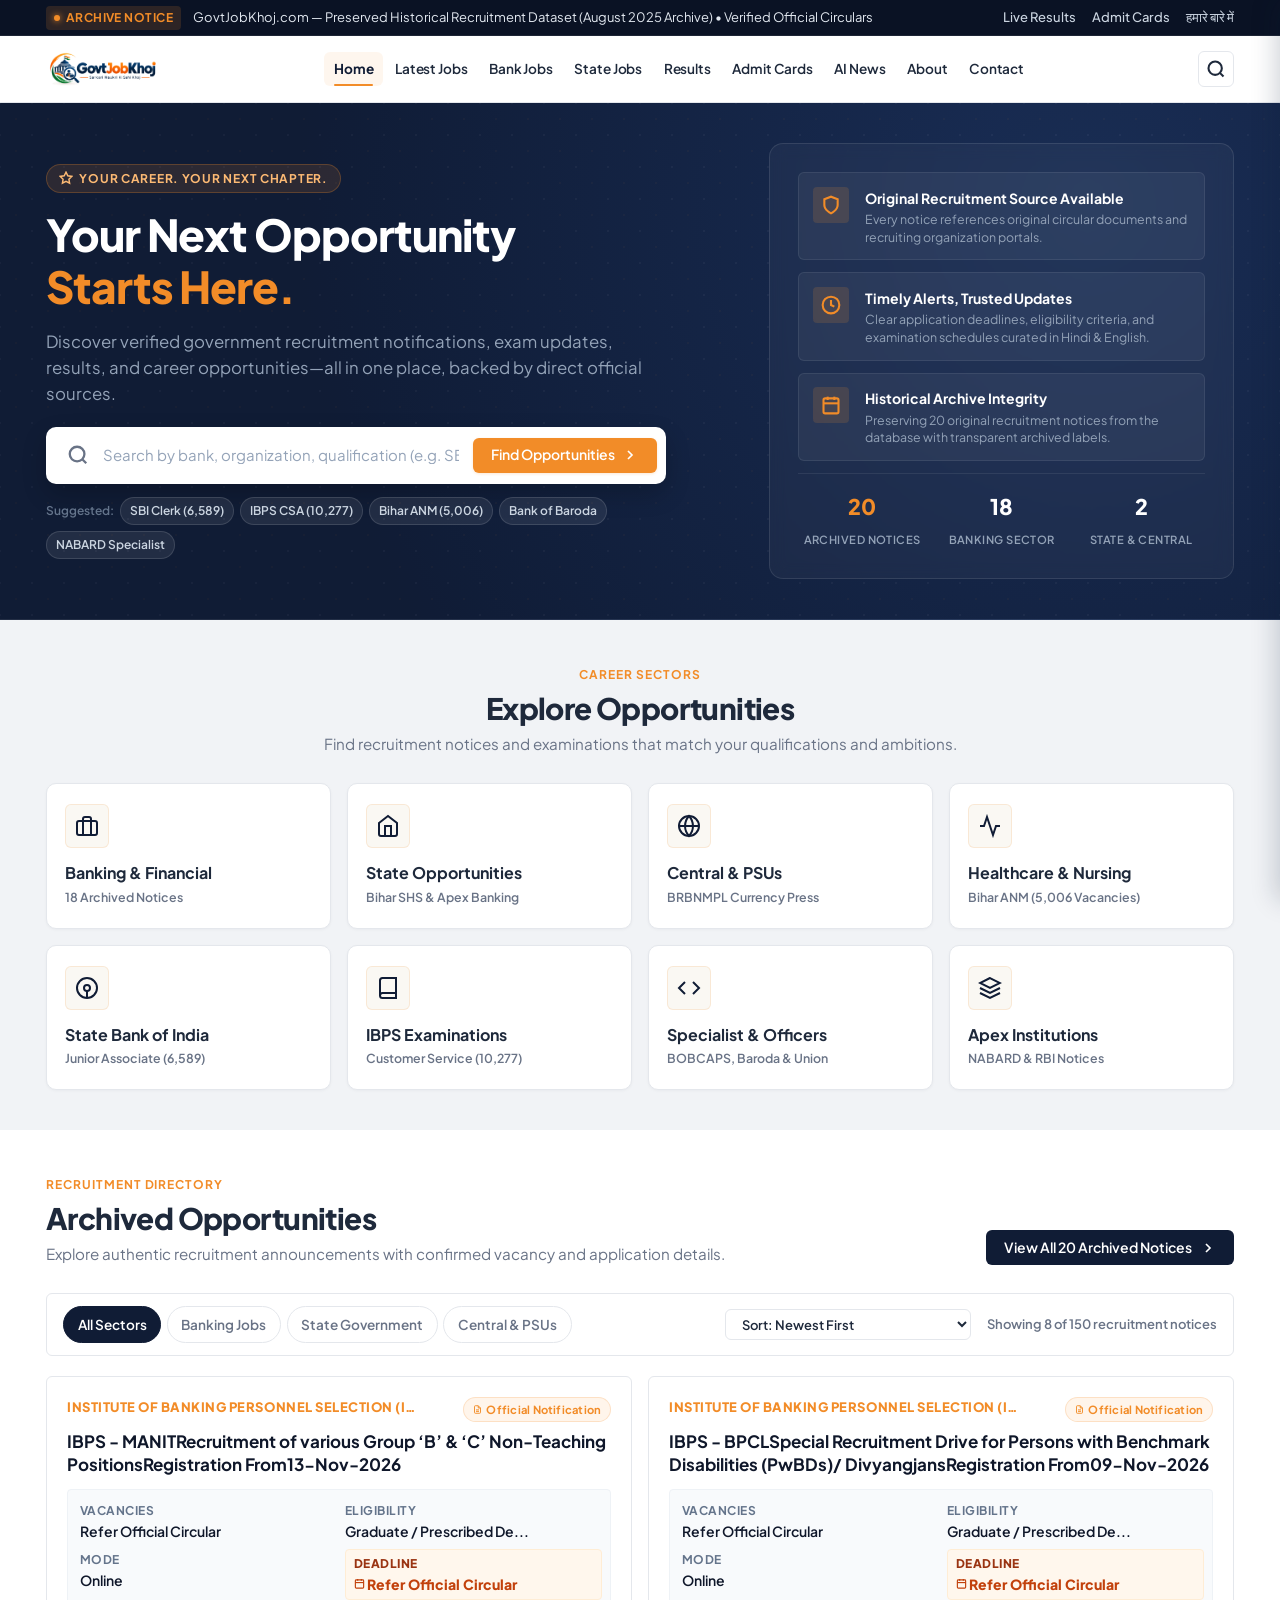
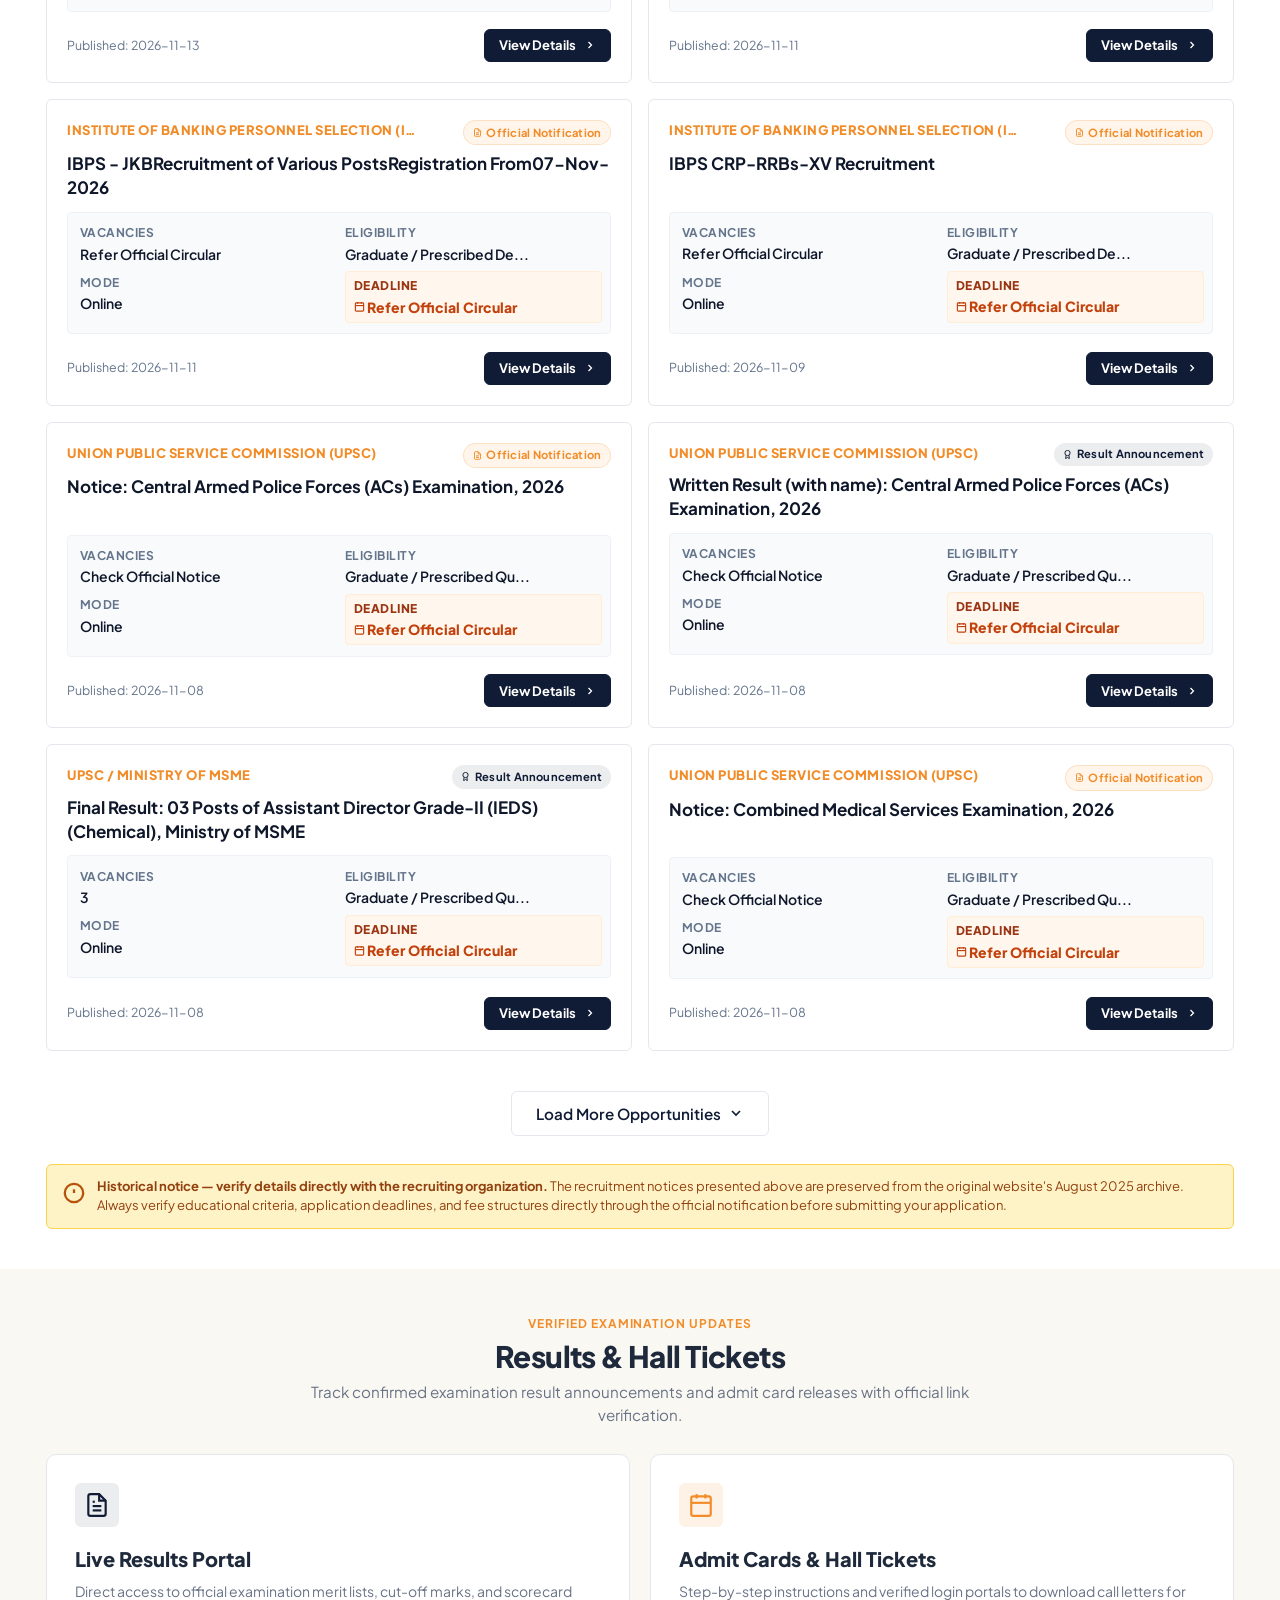
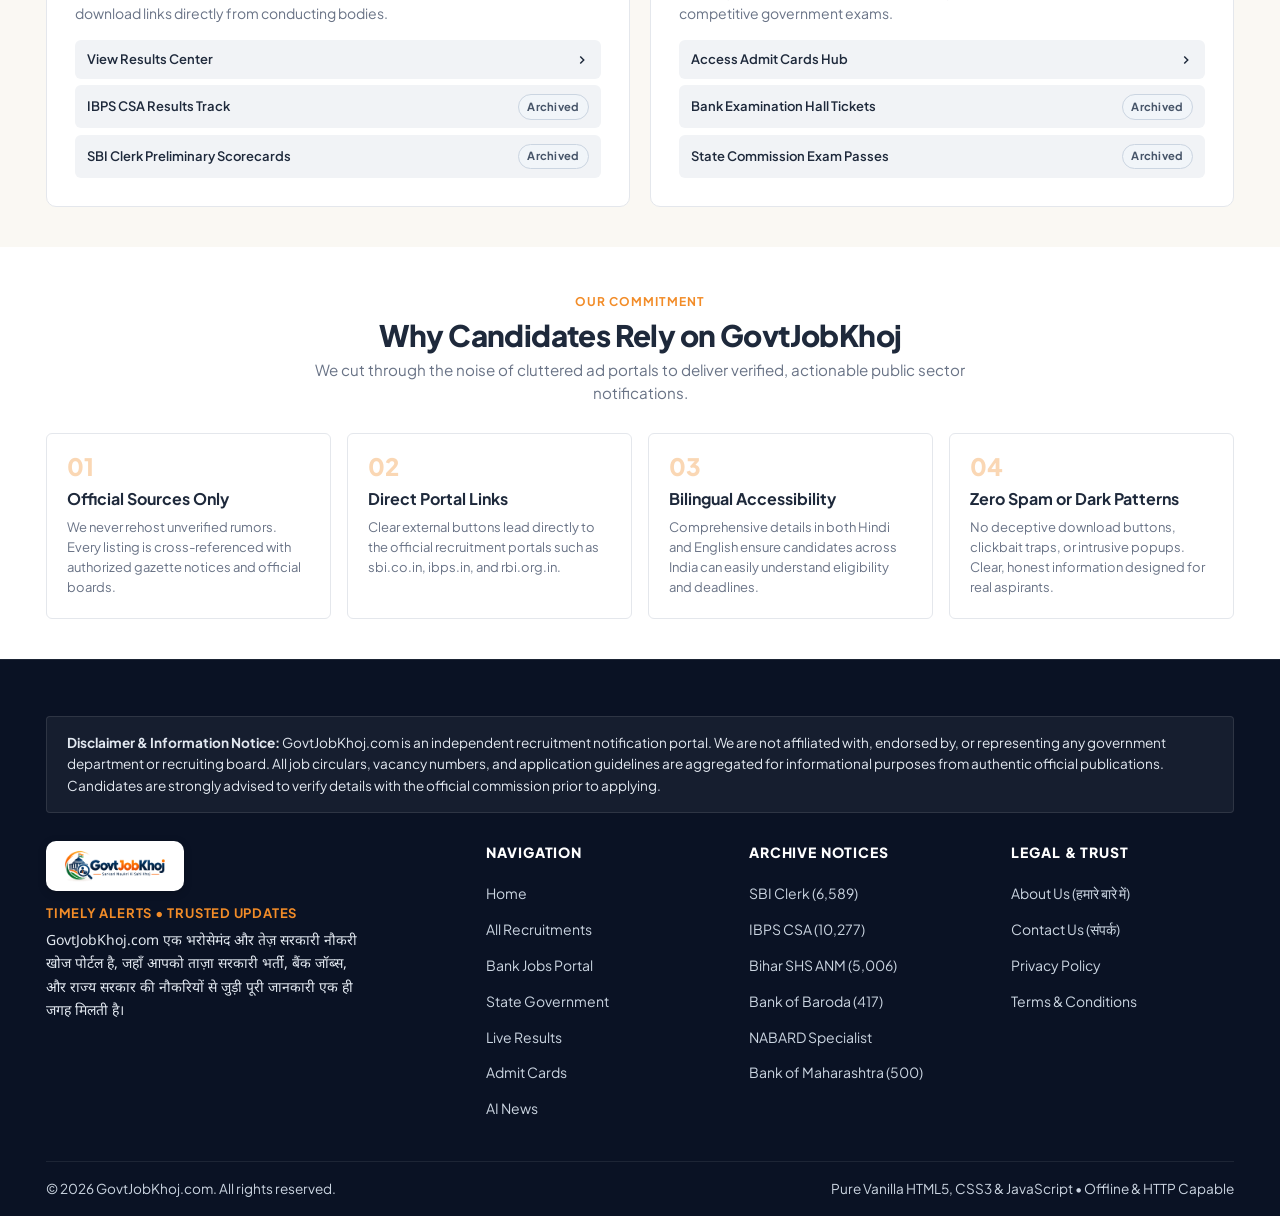
<file: index.html>
<!DOCTYPE html>
<html lang="en">
<head>
  <meta charset="UTF-8">
  <meta name="viewport" content="width=device-width, initial-scale=1.0">
  <title>GovtJobKhoj — Timely Alerts Trusted Updates | Government Job Recruitment Portal</title>
  <meta name="description" content="GovtJobKhoj.com — India's verified government recruitment notifications portal. Explore banking, central, and state vacancies with direct official links.">
  <link rel="icon" type="image/png" sizes="32x32" href="assets/images/favicon-32x32.png">
  <link rel="icon" type="image/png" sizes="16x16" href="assets/images/favicon-16x16.png">
  <link rel="apple-touch-icon" sizes="180x180" href="assets/images/apple-touch-icon.png">
  <link rel="shortcut icon" href="assets/images/favicon.ico">

  <!-- Google Fonts Preconnect & Load -->
  <link rel="preconnect" href="https://fonts.googleapis.com">
  <link rel="preconnect" href="https://fonts.gstatic.com" crossorigin>
  <link href="https://fonts.googleapis.com/css2?family=Noto+Sans+Devanagari:wght@400;600;700&family=Plus+Jakarta+Sans:wght@400;500;600;700;800&display=swap" rel="stylesheet">

  <!-- Design System Stylesheet -->
  <link rel="stylesheet" href="css/style.css">
<!-- Google tag (gtag.js) -->
<script async src="https://www.googletagmanager.com/gtag/js?id=G-NSG2EPYTP9"></script>
<script>
  window.dataLayer = window.dataLayer || [];
  function gtag(){dataLayer.push(arguments);}
  gtag('js', new Date());

  gtag('config', 'G-NSG2EPYTP9');
</script>
</head>
<body>
  <!-- Accessibility Skip Link -->
  <a href="#main-content" class="skip-to-content">Skip to main content</a>

  <!-- Top Alert / Verification Ticker -->
  <div class="top-ticker" role="region" aria-label="Official Updates Ticker">
    <div class="container ticker-inner">
      <div class="ticker-left">
        <span class="ticker-badge">
          <span class="ticker-pulse"></span>
          Archive Notice
        </span>
        <span class="ticker-text">
          GovtJobKhoj.com &mdash; Preserved Historical Recruitment Dataset (August 2025 Archive) &bull; Verified Official Circulars
        </span>
      </div>
      <div class="ticker-right">
        <a href="live-results.html" class="ticker-link">Live Results</a>
        <a href="admit-cards.html" class="ticker-link">Admit Cards</a>
        <a href="about.html" class="ticker-link">हमारे बारे में</a>
      </div>
    </div>
  </div>

  <!-- Main Site Header -->
  <header class="site-header" role="banner">
    <div class="container header-inner">
      <!-- Brand Logo -->
      <a href="index.html" class="brand" aria-label="GovtJobKhoj — Timely Alerts Trusted Updates">
        <img src="assets/images/govtjobkhoj-logo.png" alt="GovtJobKhoj logo" class="brand-logo-img">
      </a>

      <!-- Desktop Navigation Links -->
      <nav class="desktop-nav" role="navigation" aria-label="Main Navigation">
        <a href="index.html" class="nav-link active">Home</a>
        <a href="jobs.html" class="nav-link">Latest Jobs</a>
        <a href="bank-jobs.html" class="nav-link">Bank Jobs</a>
        <a href="state-jobs.html" class="nav-link">State Jobs</a>
        <a href="live-results.html" class="nav-link">Results</a>
        <a href="admit-cards.html" class="nav-link">Admit Cards</a>
        <a href="ai-news.html" class="nav-link">AI News</a>
        <a href="about.html" class="nav-link">About</a>
        <a href="contact.html" class="nav-link">Contact</a>
      </nav>

      <!-- Header Actions -->
      <div class="header-actions">
        <a href="jobs.html" class="btn-icon" aria-label="Search Recruitments">
          <svg width="20" height="20" viewBox="0 0 24 24" fill="none" stroke="currentColor" stroke-width="2.5"><circle cx="11" cy="11" r="8"></circle><line x1="21" y1="21" x2="16.65" y2="16.65"></line></svg>
        </a>
        <button type="button" class="btn-icon menu-toggle" aria-label="Open Mobile Menu" aria-expanded="false">
          <svg width="22" height="22" viewBox="0 0 24 24" fill="none" stroke="currentColor" stroke-width="2.5"><line x1="3" y1="12" x2="21" y2="12"></line><line x1="3" y1="6" x2="21" y2="6"></line><line x1="3" y1="18" x2="21" y2="18"></line></svg>
        </button>
      </div>
    </div>
  </header>

  <!-- Mobile Drawer Overlay & Drawer -->
  <div class="mobile-drawer-overlay"></div>
  <aside class="mobile-drawer" role="dialog" aria-modal="true" aria-label="Mobile Navigation">
    <div class="drawer-header">
      <img src="assets/images/govtjobkhoj-logo.png" alt="GovtJobKhoj logo" class="drawer-logo">
      <button type="button" class="btn-icon drawer-close" aria-label="Close Mobile Menu">
        <svg width="20" height="20" viewBox="0 0 24 24" fill="none" stroke="currentColor" stroke-width="2.5"><line x1="18" y1="6" x2="6" y2="18"></line><line x1="6" y1="6" x2="18" y2="18"></line></svg>
      </button>
    </div>
    <nav class="drawer-nav">
      <a href="index.html" class="drawer-link active">Home</a>
      <a href="jobs.html" class="drawer-link">Latest Jobs</a>
      <a href="bank-jobs.html" class="drawer-link">Bank Jobs</a>
      <a href="state-jobs.html" class="drawer-link">State Jobs</a>
      <a href="live-results.html" class="drawer-link">Live Results</a>
      <a href="admit-cards.html" class="drawer-link">Admit Cards</a>
      <a href="ai-news.html" class="drawer-link">AI News</a>
      <a href="about.html" class="drawer-link">About Us (हमारे बारे में)</a>
      <a href="contact.html" class="drawer-link">Contact Us</a>
      <a href="privacy-policy.html" class="drawer-link">Privacy Policy</a>
      <a href="terms-conditions.html" class="drawer-link">Terms &amp; Conditions</a>
    </nav>
    <div class="drawer-footer">
      <span class="drawer-tagline">Timely Alerts &bull; Trusted Updates</span>
      <p style="font-size: 0.75rem; color: #94A3B8; margin-top: 0.5rem;">Verified Public Sector Recruitment Notice Archive</p>
    </div>
  </aside>

  <!-- Main Content Landmark -->
  <main id="main-content">
    <!-- SECTION A: Dark Editorial Hero -->
    <section class="hero-section" aria-labelledby="hero-title">
      <div class="hero-pattern" aria-hidden="true"></div>
      <div class="container hero-grid">
        <!-- Hero Text & Search Column -->
        <div class="hero-content">
          <div class="hero-eyebrow">
            <svg width="14" height="14" viewBox="0 0 24 24" fill="none" stroke="currentColor" stroke-width="2.5"><polygon points="12 2 15.09 8.26 22 9.27 17 14.14 18.18 21.02 12 17.77 5.82 21.02 7 14.14 2 9.27 8.91 8.26 12 2"></polygon></svg>
            YOUR CAREER. YOUR NEXT CHAPTER.
          </div>
          
          <h1 id="hero-title" class="hero-title">
            Your Next Opportunity <span class="saffron-accent">Starts Here.</span>
          </h1>
          
          <p class="hero-desc">
            Discover verified government recruitment notifications, exam updates, results, and career opportunities—all in one place, backed by direct official sources.
          </p>

          <!-- Search Bar -->
          <form class="hero-search-box site-search-form" role="search" aria-label="Search notifications">
            <div class="search-icon-wrapper">
              <svg width="22" height="22" viewBox="0 0 24 24" fill="none" stroke="currentColor" stroke-width="2.5"><circle cx="11" cy="11" r="8"></circle><line x1="21" y1="21" x2="16.65" y2="16.65"></line></svg>
            </div>
            <input type="text" class="hero-search-input" placeholder="Search by bank, organization, qualification (e.g. SBI, IBPS, Graduate)..." aria-label="Search recruitment opportunities">
            <button type="submit" class="btn btn-primary">
              Find Opportunities
              <svg width="16" height="16" viewBox="0 0 24 24" fill="none" stroke="currentColor" stroke-width="2.5"><polyline points="9 18 15 12 9 6"></polyline></svg>
            </button>
          </form>

          <!-- Quick Suggestion Tags -->
          <div class="hero-suggestions">
            <span class="suggestion-label">Suggested:</span>
            <a href="jobs.html?q=SBI" class="suggestion-pill">SBI Clerk (6,589)</a>
            <a href="jobs.html?q=IBPS" class="suggestion-pill">IBPS CSA (10,277)</a>
            <a href="jobs.html?q=Bihar" class="suggestion-pill">Bihar ANM (5,006)</a>
            <a href="jobs.html?q=Bank+of+Baroda" class="suggestion-pill">Bank of Baroda</a>
            <a href="jobs.html?q=NABARD" class="suggestion-pill">NABARD Specialist</a>
          </div>
        </div>

        <!-- Hero Right Side Editorial Visual & Trust Card -->
        <div class="hero-visual-card" aria-label="Platform Highlights">
          <div class="trust-badge-card">
            <div class="trust-icon">
              <svg width="20" height="20" viewBox="0 0 24 24" fill="none" stroke="currentColor" stroke-width="2.5"><path d="M12 22s8-4 8-10V5l-8-3-8 3v7c0 6 8 10 8 10z"></path></svg>
            </div>
            <div>
              <h2 class="trust-title">Original Recruitment Source Available</h2>
              <p class="trust-desc">Every notice references original circular documents and recruiting organization portals.</p>
            </div>
          </div>

          <div class="trust-badge-card">
            <div class="trust-icon">
              <svg width="20" height="20" viewBox="0 0 24 24" fill="none" stroke="currentColor" stroke-width="2.5"><circle cx="12" cy="12" r="10"></circle><polyline points="12 6 12 12 16 14"></polyline></svg>
            </div>
            <div>
              <h2 class="trust-title">Timely Alerts, Trusted Updates</h2>
              <p class="trust-desc">Clear application deadlines, eligibility criteria, and examination schedules curated in Hindi &amp; English.</p>
            </div>
          </div>

          <div class="trust-badge-card" style="margin-bottom: 0;">
            <div class="trust-icon">
              <svg width="20" height="20" viewBox="0 0 24 24" fill="none" stroke="currentColor" stroke-width="2.5"><rect x="3" y="4" width="18" height="18" rx="2" ry="2"></rect><line x1="16" y1="2" x2="16" y2="6"></line><line x1="8" y1="2" x2="8" y2="6"></line><line x1="3" y1="10" x2="21" y2="10"></line></svg>
            </div>
            <div>
              <h2 class="trust-title">Historical Archive Integrity</h2>
              <p class="trust-desc">Preserving 20 original recruitment notices from the database with transparent archived labels.</p>
            </div>
          </div>

          <!-- Dynamic Metrics Strip (Derived strictly from verified local dataset) -->
          <div class="hero-stats-strip">
            <div class="stat-item">
              <span class="stat-num highlight">20</span>
              <span class="stat-label">Archived Notices</span>
            </div>
            <div class="stat-item">
              <span class="stat-num">18</span>
              <span class="stat-label">Banking Sector</span>
            </div>
            <div class="stat-item">
              <span class="stat-num">2</span>
              <span class="stat-label">State &amp; Central</span>
            </div>
          </div>
        </div>
      </div>
    </section>

    <!-- SECTION B: Explore Opportunities (Interactive Category Navigation) -->
    <section class="section bg-soft-gray" aria-labelledby="cat-heading">
      <div class="container">
        <div class="section-header text-center">
          <div class="eyebrow">CAREER SECTORS</div>
          <h2 id="cat-heading" class="section-title">Explore Opportunities</h2>
          <p class="section-subtitle">Find recruitment notices and examinations that match your qualifications and ambitions.</p>
        </div>

        <div class="categories-grid">
          <!-- Banking -->
          <a href="bank-jobs.html" class="category-card" aria-label="Explore Banking Opportunities">
            <div class="category-icon-box">
              <svg width="24" height="24" viewBox="0 0 24 24" fill="none" stroke="currentColor" stroke-width="2"><rect x="2" y="7" width="20" height="14" rx="2" ry="2"></rect><path d="M16 21V5a2 2 0 0 0-2-2h-4a2 2 0 0 0-2 2v16"></path></svg>
            </div>
            <h3 class="category-title">Banking &amp; Financial</h3>
            <span class="category-count">18 Archived Notices</span>
          </a>

          <!-- State Opportunities -->
          <a href="state-jobs.html" class="category-card" aria-label="Explore State Government Opportunities">
            <div class="category-icon-box">
              <svg width="24" height="24" viewBox="0 0 24 24" fill="none" stroke="currentColor" stroke-width="2"><path d="M3 9l9-7 9 7v11a2 2 0 0 1-2 2H5a2 2 0 0 1-2-2z"></path><polyline points="9 22 9 12 15 12 15 22"></polyline></svg>
            </div>
            <h3 class="category-title">State Opportunities</h3>
            <span class="category-count">Bihar SHS &amp; Apex Banking</span>
          </a>

          <!-- Central Govt & PSUs -->
          <a href="jobs.html?cat=central" class="category-card" aria-label="Explore Central Government & PSUs">
            <div class="category-icon-box">
              <svg width="24" height="24" viewBox="0 0 24 24" fill="none" stroke="currentColor" stroke-width="2"><circle cx="12" cy="12" r="10"></circle><line x1="2" y1="12" x2="22" y2="12"></line><path d="M12 2a15.3 15.3 0 0 1 4 10 15.3 15.3 0 0 1-4 10 15.3 15.3 0 0 1-4-10 15.3 15.3 0 0 1 4-10z"></path></svg>
            </div>
            <h3 class="category-title">Central &amp; PSUs</h3>
            <span class="category-count">BRBNMPL Currency Press</span>
          </a>

          <!-- Healthcare & Medical -->
          <a href="jobs.html?q=Medical" class="category-card" aria-label="Explore Healthcare & Medical Opportunities">
            <div class="category-icon-box">
              <svg width="24" height="24" viewBox="0 0 24 24" fill="none" stroke="currentColor" stroke-width="2"><path d="M22 12h-4l-3 9L9 3l-3 9H2"></path></svg>
            </div>
            <h3 class="category-title">Healthcare &amp; Nursing</h3>
            <span class="category-count">Bihar ANM (5,006 Vacancies)</span>
          </a>

          <!-- State Bank of India -->
          <a href="jobs.html?q=SBI" class="category-card" aria-label="Explore SBI Opportunities">
            <div class="category-icon-box">
              <svg width="24" height="24" viewBox="0 0 24 24" fill="none" stroke="currentColor" stroke-width="2"><circle cx="12" cy="12" r="10"></circle><circle cx="12" cy="12" r="3"></circle><line x1="12" y1="15" x2="12" y2="22"></line></svg>
            </div>
            <h3 class="category-title">State Bank of India</h3>
            <span class="category-count">Junior Associate (6,589)</span>
          </a>

          <!-- IBPS -->
          <a href="jobs.html?q=IBPS" class="category-card" aria-label="Explore IBPS Examination Notices">
            <div class="category-icon-box">
              <svg width="24" height="24" viewBox="0 0 24 24" fill="none" stroke="currentColor" stroke-width="2"><path d="M4 19.5A2.5 2.5 0 0 1 6.5 17H20"></path><path d="M6.5 2H20v20H6.5A2.5 2.5 0 0 1 4 19.5v-15A2.5 2.5 0 0 1 6.5 2z"></path></svg>
            </div>
            <h3 class="category-title">IBPS Examinations</h3>
            <span class="category-count">Customer Service (10,277)</span>
          </a>

          <!-- Specialist & Management -->
          <a href="jobs.html?q=Manager" class="category-card" aria-label="Explore Management Opportunities">
            <div class="category-icon-box">
              <svg width="24" height="24" viewBox="0 0 24 24" fill="none" stroke="currentColor" stroke-width="2"><polyline points="16 18 22 12 16 6"></polyline><polyline points="8 6 2 12 8 18"></polyline></svg>
            </div>
            <h3 class="category-title">Specialist &amp; Officers</h3>
            <span class="category-count">BOBCAPS, Baroda &amp; Union</span>
          </a>

          <!-- Agriculture & Development -->
          <a href="jobs.html?q=NABARD" class="category-card" aria-label="Explore NABARD Opportunities">
            <div class="category-icon-box">
              <svg width="24" height="24" viewBox="0 0 24 24" fill="none" stroke="currentColor" stroke-width="2"><polygon points="12 2 2 7 12 12 22 7 12 2"></polygon><polyline points="2 17 12 22 22 17"></polyline><polyline points="2 12 12 17 22 12"></polyline></svg>
            </div>
            <h3 class="category-title">Apex Institutions</h3>
            <span class="category-count">NABARD &amp; RBI Notices</span>
          </a>
        </div>
      </div>
    </section>

    <!-- SECTION C: Archived Opportunities (The Core Listing Interface) -->
    <section class="section" id="latest-opportunities" aria-labelledby="jobs-heading">
      <div class="container">
        <div class="section-header" style="display: flex; justify-content: space-between; align-items: flex-end; flex-wrap: wrap; gap: 1rem;">
          <div>
            <div class="eyebrow">RECRUITMENT DIRECTORY</div>
            <h2 id="jobs-heading" class="section-title">Archived Opportunities</h2>
            <p class="section-subtitle">Explore authentic recruitment announcements with confirmed vacancy and application details.</p>
          </div>
          <a href="jobs.html" class="btn btn-navy">
            View All 20 Archived Notices
            <svg width="16" height="16" viewBox="0 0 24 24" fill="none" stroke="currentColor" stroke-width="2.5"><polyline points="9 18 15 12 9 6"></polyline></svg>
          </a>
        </div>

        <!-- Filter & Search Toolbar -->
        <div class="jobs-filter-toolbar">
          <div class="filter-pills-group" role="group" aria-label="Category Filters">
            <button class="filter-btn active" data-category="all">All Sectors</button>
            <button class="filter-btn" data-category="banking">Banking Jobs</button>
            <button class="filter-btn" data-category="state">State Government</button>
            <button class="filter-btn" data-category="central">Central &amp; PSUs</button>
          </div>

          <div class="filter-meta-right">
            <label for="jobs-sort-select" class="sr-only" style="display: none;">Sort Opportunities</label>
            <select id="jobs-sort-select" class="sort-select" aria-label="Sort listings">
              <option value="date-desc">Sort: Newest First</option>
              <option value="date-asc">Sort: Oldest First</option>
              <option value="vacancies-desc">Sort: Vacancies (High to Low)</option>
            </select>
            <span id="results-counter" class="results-counter">Loading verified notices...</span>
          </div>
        </div>

        <!-- Job Cards Grid (Rendered dynamically by jobs.js from verified dataset) -->
        <div id="jobs-list-container" class="job-cards-grid">
          <!-- Cards populated by JavaScript -->
        </div>

        <!-- Load More / Full Directory Action -->
        <div style="text-align: center; margin-top: 2.5rem;">
          <button id="load-more-btn" class="btn btn-secondary btn-lg" style="display: none;">
            Load More Opportunities
            <svg width="16" height="16" viewBox="0 0 24 24" fill="none" stroke="currentColor" stroke-width="2.5"><polyline points="6 9 12 15 18 9"></polyline></svg>
          </button>
        </div>

        <!-- Mandatory Verification Notice -->
        <div class="notice-box" role="note">
          <div class="notice-icon">
            <svg width="22" height="22" viewBox="0 0 24 24" fill="none" stroke="currentColor" stroke-width="2.5"><circle cx="12" cy="12" r="10"></circle><line x1="12" y1="8" x2="12" y2="12"></line><line x1="12" y1="16" x2="12.01" y2="16"></line></svg>
          </div>
          <div class="notice-text">
            <strong>Historical notice — verify details directly with the recruiting organization.</strong> The recruitment notices presented above are preserved from the original website's August 2025 archive. Always verify educational criteria, application deadlines, and fee structures directly through the official notification before submitting your application.
          </div>
        </div>
      </div>
    </section>

    <!-- SECTION D: Exam Results & Admit Cards Spotlight -->
    <section class="section bg-warm-ivory" aria-labelledby="spotlight-heading">
      <div class="container">
        <div class="section-header text-center">
          <div class="eyebrow">VERIFIED EXAMINATION UPDATES</div>
          <h2 id="spotlight-heading" class="section-title">Results &amp; Hall Tickets</h2>
          <p class="section-subtitle">Track confirmed examination result announcements and admit card releases with official link verification.</p>
        </div>

        <div class="spotlight-grid">
          <!-- Results Spotlight -->
          <div class="spotlight-card">
            <div class="spotlight-icon-wrap navy">
              <svg width="26" height="26" viewBox="0 0 24 24" fill="none" stroke="currentColor" stroke-width="2"><path d="M14 2H6a2 2 0 0 0-2 2v16a2 2 0 0 0 2 2h12a2 2 0 0 0 2-2V8z"></path><polyline points="14 2 14 8 20 8"></polyline><line x1="16" y1="13" x2="8" y2="13"></line><line x1="16" y1="17" x2="8" y2="17"></line><polyline points="10 9 9 9 8 9"></polyline></svg>
            </div>
            <h3 class="spotlight-title">Live Results Portal</h3>
            <p class="spotlight-desc">Direct access to official examination merit lists, cut-off marks, and scorecard download links directly from conducting bodies.</p>
            <div class="spotlight-links">
              <a href="live-results.html" class="spotlight-link-item">
                <span>View Results Center</span>
                <svg width="14" height="14" viewBox="0 0 24 24" fill="none" stroke="currentColor" stroke-width="2.5"><polyline points="9 18 15 12 9 6"></polyline></svg>
              </a>
              <a href="jobs.html?q=IBPS" class="spotlight-link-item">
                <span>IBPS CSA Results Track</span>
                <span class="badge badge-archived">Archived</span>
              </a>
              <a href="jobs.html?q=SBI" class="spotlight-link-item">
                <span>SBI Clerk Preliminary Scorecards</span>
                <span class="badge badge-archived">Archived</span>
              </a>
            </div>
          </div>

          <!-- Admit Cards Spotlight -->
          <div class="spotlight-card">
            <div class="spotlight-icon-wrap saffron">
              <svg width="26" height="26" viewBox="0 0 24 24" fill="none" stroke="currentColor" stroke-width="2"><rect x="3" y="4" width="18" height="18" rx="2" ry="2"></rect><line x1="16" y1="2" x2="16" y2="6"></line><line x1="8" y1="2" x2="8" y2="6"></line><line x1="3" y1="10" x2="21" y2="10"></line></svg>
            </div>
            <h3 class="spotlight-title">Admit Cards &amp; Hall Tickets</h3>
            <p class="spotlight-desc">Step-by-step instructions and verified login portals to download call letters for competitive government exams.</p>
            <div class="spotlight-links">
              <a href="admit-cards.html" class="spotlight-link-item">
                <span>Access Admit Cards Hub</span>
                <svg width="14" height="14" viewBox="0 0 24 24" fill="none" stroke="currentColor" stroke-width="2.5"><polyline points="9 18 15 12 9 6"></polyline></svg>
              </a>
              <a href="admit-cards.html" class="spotlight-link-item">
                <span>Bank Examination Hall Tickets</span>
                <span class="badge badge-archived">Archived</span>
              </a>
              <a href="admit-cards.html" class="spotlight-link-item">
                <span>State Commission Exam Passes</span>
                <span class="badge badge-archived">Archived</span>
              </a>
            </div>
          </div>
        </div>
      </div>
    </section>

    <!-- SECTION E: Why GovtJobKhoj (Editorial Trust & Mission) -->
    <section class="section bg-white" aria-labelledby="why-heading">
      <div class="container">
        <div class="section-header text-center">
          <div class="eyebrow">OUR COMMITMENT</div>
          <h2 id="why-heading" class="section-title">Why Candidates Rely on GovtJobKhoj</h2>
          <p class="section-subtitle">We cut through the noise of cluttered ad portals to deliver verified, actionable public sector notifications.</p>
        </div>

        <div class="trust-pillars-grid">
          <div class="pillar-card">
            <div class="pillar-num">01</div>
            <h3 class="pillar-title">Official Sources Only</h3>
            <p class="pillar-desc">We never rehost unverified rumors. Every listing is cross-referenced with authorized gazette notices and official boards.</p>
          </div>

          <div class="pillar-card">
            <div class="pillar-num">02</div>
            <h3 class="pillar-title">Direct Portal Links</h3>
            <p class="pillar-desc">Clear external buttons lead directly to the official recruitment portals such as sbi.co.in, ibps.in, and rbi.org.in.</p>
          </div>

          <div class="pillar-card">
            <div class="pillar-num">03</div>
            <h3 class="pillar-title">Bilingual Accessibility</h3>
            <p class="pillar-desc">Comprehensive details in both Hindi and English ensure candidates across India can easily understand eligibility and deadlines.</p>
          </div>

          <div class="pillar-card">
            <div class="pillar-num">04</div>
            <h3 class="pillar-title">Zero Spam or Dark Patterns</h3>
            <p class="pillar-desc">No deceptive download buttons, clickbait traps, or intrusive popups. Clear, honest information designed for real aspirants.</p>
          </div>
        </div>
      </div>
    </section>
  </main>

  <!-- Site Footer -->
  <footer class="site-footer" role="contentinfo">
    <div class="container">
      <!-- Legal Notice Card -->
      <div class="footer-disclaimer-card">
        <strong>Disclaimer &amp; Information Notice:</strong> GovtJobKhoj.com is an independent recruitment notification portal. We are not affiliated with, endorsed by, or representing any government department or recruiting board. All job circulars, vacancy numbers, and application guidelines are aggregated for informational purposes from authentic official publications. Candidates are strongly advised to verify details with the official commission prior to applying.
      </div>

      <div class="footer-grid">
        <!-- Brand Info -->
        <div>
          <div class="footer-logo-container">
            <img src="assets/images/govtjobkhoj-logo.png" alt="GovtJobKhoj logo" class="footer-brand-logo">
          </div>
          <div class="footer-tagline">Timely Alerts &bull; Trusted Updates</div>
          <p class="footer-desc hindi-text">
            GovtJobKhoj.com एक भरोसेमंद और तेज़ सरकारी नौकरी खोज पोर्टल है, जहाँ आपको ताज़ा सरकारी भर्ती, बैंक जॉब्स, और राज्य सरकार की नौकरियों से जुड़ी पूरी जानकारी एक ही जगह मिलती है।
          </p>
        </div>

        <!-- Quick Links -->
        <div>
          <h4 class="footer-col-title">Navigation</h4>
          <ul class="footer-links-list">
            <li><a href="index.html" class="footer-link">Home</a></li>
            <li><a href="jobs.html" class="footer-link">All Recruitments</a></li>
            <li><a href="bank-jobs.html" class="footer-link">Bank Jobs Portal</a></li>
            <li><a href="state-jobs.html" class="footer-link">State Government</a></li>
            <li><a href="live-results.html" class="footer-link">Live Results</a></li>
            <li><a href="admit-cards.html" class="footer-link">Admit Cards</a></li>
            <li><a href="ai-news.html" class="footer-link">AI News</a></li>
          </ul>
        </div>

        <!-- Featured Recruitments -->
        <div>
          <h4 class="footer-col-title">Archive Notices</h4>
          <ul class="footer-links-list">
            <li><a href="job-details.html?id=85" class="footer-link">SBI Clerk (6,589)</a></li>
            <li><a href="job-details.html?id=60" class="footer-link">IBPS CSA (10,277)</a></li>
            <li><a href="job-details.html?id=124" class="footer-link">Bihar SHS ANM (5,006)</a></li>
            <li><a href="job-details.html?id=95" class="footer-link">Bank of Baroda (417)</a></li>
            <li><a href="job-details.html?id=117" class="footer-link">NABARD Specialist</a></li>
            <li><a href="job-details.html?id=107" class="footer-link">Bank of Maharashtra (500)</a></li>
          </ul>
        </div>

        <!-- Legal & About -->
        <div>
          <h4 class="footer-col-title">Legal &amp; Trust</h4>
          <ul class="footer-links-list">
            <li><a href="about.html" class="footer-link">About Us (हमारे बारे में)</a></li>
            <li><a href="contact.html" class="footer-link">Contact Us (संपर्क)</a></li>
            <li><a href="privacy-policy.html" class="footer-link">Privacy Policy</a></li>
            <li><a href="terms-conditions.html" class="footer-link">Terms &amp; Conditions</a></li>
          </ul>
        </div>
      </div>

      <div class="footer-bottom">
        <div>
          &copy; <span id="current-year">2026</span> GovtJobKhoj.com. All rights reserved.
        </div>
        <div>
          Pure Vanilla HTML5, CSS3 &amp; JavaScript &bull; Offline &amp; HTTP Capable
        </div>
      </div>
    </div>
  </footer>

  <!-- Back to Top Button -->
  <button type="button" class="back-to-top" aria-label="Back to top of page">
    <svg width="20" height="20" viewBox="0 0 24 24" fill="none" stroke="currentColor" stroke-width="2.5"><polyline points="18 15 12 9 6 15"></polyline></svg>
  </button>

  <!-- Data & Application Scripts -->
  <script src="js/data.js"></script>
  <script src="js/app.js"></script>
  <script src="js/jobs.js"></script>
  <script>
    document.getElementById('current-year').textContent = new Date().getFullYear();
  </script>
</body>
</html>
</file>
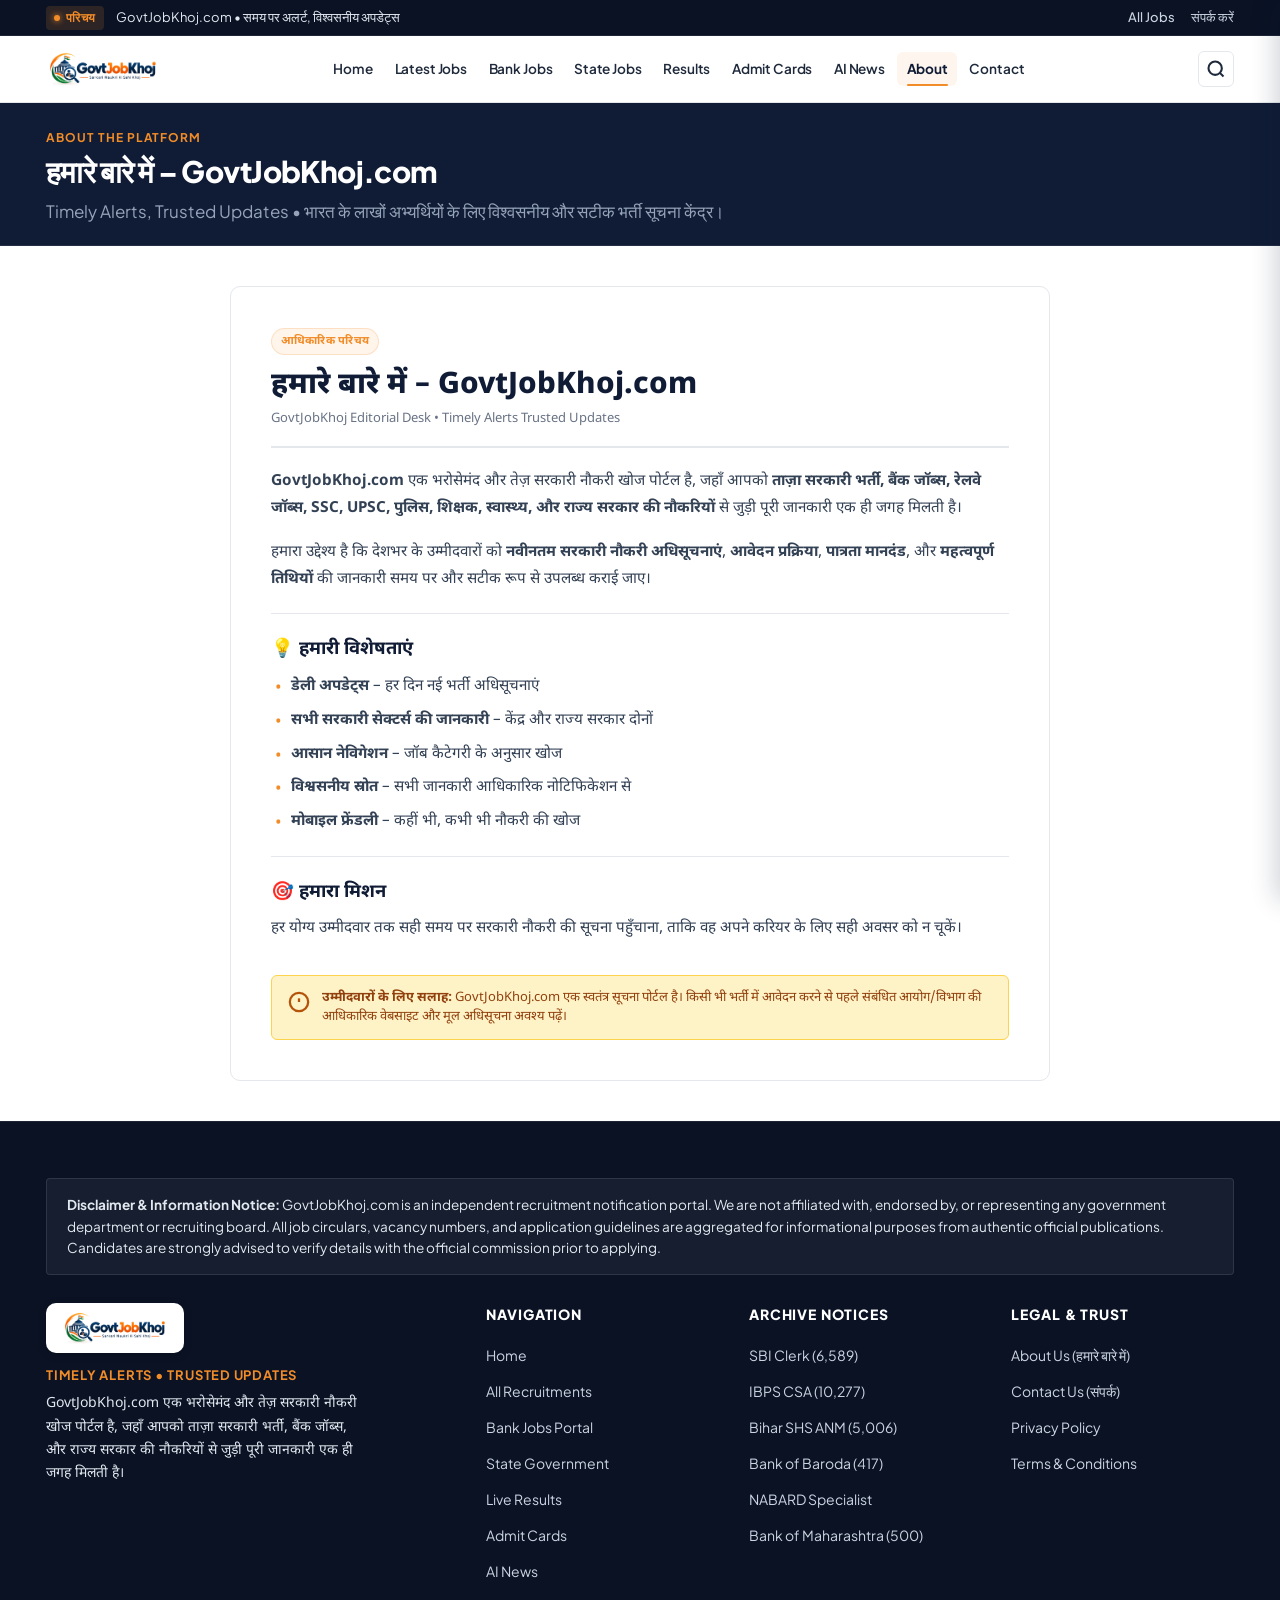
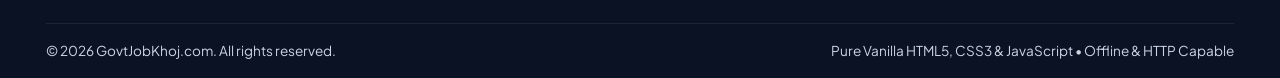
<file: about.html>
<!DOCTYPE html>
<html lang="hi">
<head>
  <meta charset="UTF-8">
  <meta name="viewport" content="width=device-width, initial-scale=1.0">
  <title>हमारे बारे में (About Us) — GovtJobKhoj.com</title>
  <meta name="description" content="GovtJobKhoj.com एक भरोसेमंद और तेज़ सरकारी नौकरी खोज पोर्टल है — ताज़ा सरकारी भर्ती, बैंक जॉब्स, और राज्य सरकार की नौकरियों की प्रामाणिक जानकारी।">
  <link rel="icon" type="image/png" sizes="32x32" href="assets/images/favicon-32x32.png">
  <link rel="icon" type="image/png" sizes="16x16" href="assets/images/favicon-16x16.png">
  <link rel="apple-touch-icon" sizes="180x180" href="assets/images/apple-touch-icon.png">
  <link rel="shortcut icon" href="assets/images/favicon.ico">

  <!-- Google Fonts -->
  <link rel="preconnect" href="https://fonts.googleapis.com">
  <link rel="preconnect" href="https://fonts.gstatic.com" crossorigin>
  <link href="https://fonts.googleapis.com/css2?family=Noto+Sans+Devanagari:wght@400;600;700&family=Plus+Jakarta+Sans:wght@400;500;600;700;800&display=swap" rel="stylesheet">

  <link rel="stylesheet" href="css/style.css">
<!-- Google tag (gtag.js) -->
<script async src="https://www.googletagmanager.com/gtag/js?id=G-NSG2EPYTP9"></script>
<script>
  window.dataLayer = window.dataLayer || [];
  function gtag(){dataLayer.push(arguments);}
  gtag('js', new Date());

  gtag('config', 'G-NSG2EPYTP9');
</script>
</head>
<body>
  <a href="#main-content" class="skip-to-content">Skip to main content</a>

  <div class="top-ticker" role="region" aria-label="Official Updates Ticker">
    <div class="container ticker-inner">
      <div class="ticker-left">
        <span class="ticker-badge">
          <span class="ticker-pulse"></span>
          परिचय
        </span>
        <span class="ticker-text">
          GovtJobKhoj.com &bull; समय पर अलर्ट, विश्वसनीय अपडेट्स
        </span>
      </div>
      <div class="ticker-right">
        <a href="jobs.html" class="ticker-link">All Jobs</a>
        <a href="contact.html" class="ticker-link">संपर्क करें</a>
      </div>
    </div>
  </div>

  <!-- Header -->
  <header class="site-header" role="banner">
    <div class="container header-inner">
      <a href="index.html" class="brand" aria-label="GovtJobKhoj — Timely Alerts Trusted Updates">
        <img src="assets/images/govtjobkhoj-logo.png" alt="GovtJobKhoj logo" class="brand-logo-img">
      </a>

      <nav class="desktop-nav" role="navigation" aria-label="Main Navigation">
        <a href="index.html" class="nav-link">Home</a>
        <a href="jobs.html" class="nav-link">Latest Jobs</a>
        <a href="bank-jobs.html" class="nav-link">Bank Jobs</a>
        <a href="state-jobs.html" class="nav-link">State Jobs</a>
        <a href="live-results.html" class="nav-link">Results</a>
        <a href="admit-cards.html" class="nav-link">Admit Cards</a>
        <a href="ai-news.html" class="nav-link">AI News</a>
        <a href="about.html" class="nav-link active">About</a>
        <a href="contact.html" class="nav-link">Contact</a>
      </nav>

      <div class="header-actions">
        <a href="jobs.html" class="btn-icon" aria-label="Search Recruitments">
          <svg width="20" height="20" viewBox="0 0 24 24" fill="none" stroke="currentColor" stroke-width="2.5"><circle cx="11" cy="11" r="8"></circle><line x1="21" y1="21" x2="16.65" y2="16.65"></line></svg>
        </a>
        <button type="button" class="btn-icon menu-toggle" aria-label="Open Mobile Menu" aria-expanded="false">
          <svg width="22" height="22" viewBox="0 0 24 24" fill="none" stroke="currentColor" stroke-width="2.5"><line x1="3" y1="12" x2="21" y2="12"></line><line x1="3" y1="6" x2="21" y2="6"></line><line x1="3" y1="18" x2="21" y2="18"></line></svg>
        </button>
      </div>
    </div>
  </header>

  <!-- Mobile Drawer -->
  <div class="mobile-drawer-overlay"></div>
  <aside class="mobile-drawer" role="dialog" aria-modal="true" aria-label="Mobile Navigation">
    <div class="drawer-header">
      <img src="assets/images/govtjobkhoj-logo.png" alt="GovtJobKhoj logo" class="drawer-logo">
      <button type="button" class="btn-icon drawer-close" aria-label="Close Mobile Menu">
        <svg width="20" height="20" viewBox="0 0 24 24" fill="none" stroke="currentColor" stroke-width="2.5"><line x1="18" y1="6" x2="6" y2="18"></line><line x1="6" y1="6" x2="18" y2="18"></line></svg>
      </button>
    </div>
    <nav class="drawer-nav">
      <a href="index.html" class="drawer-link">Home</a>
      <a href="jobs.html" class="drawer-link">Latest Jobs</a>
      <a href="bank-jobs.html" class="drawer-link">Bank Jobs</a>
      <a href="state-jobs.html" class="drawer-link">State Jobs</a>
      <a href="live-results.html" class="drawer-link">Live Results</a>
      <a href="admit-cards.html" class="drawer-link">Admit Cards</a>
      <a href="ai-news.html" class="drawer-link">AI News</a>
      <a href="about.html" class="drawer-link active">About Us (हमारे बारे में)</a>
      <a href="contact.html" class="drawer-link">Contact Us</a>
      <a href="privacy-policy.html" class="drawer-link">Privacy Policy</a>
      <a href="terms-conditions.html" class="drawer-link">Terms &amp; Conditions</a>
    </nav>
  </aside>

  <!-- Page Banner -->
  <section class="section-sm bg-midnight" style="border-bottom: 1px solid rgba(255,255,255,0.08);">
    <div class="container">
      <div class="eyebrow">ABOUT THE PLATFORM</div>
      <h1 class="section-title" style="color: var(--color-white); margin-bottom: 0.5rem;">हमारे बारे में – GovtJobKhoj.com</h1>
      <p style="color: #94A3B8; max-width: 720px; font-size: 1.0625rem;">
        Timely Alerts, Trusted Updates &bull; भारत के लाखों अभ्यर्थियों के लिए विश्वसनीय और सटीक भर्ती सूचना केंद्र।
      </p>
    </div>
  </section>

  <!-- Main Content -->
  <main id="main-content" class="section">
    <div class="container">
      <article class="editorial-container hindi-text">
        <header class="editorial-header">
          <div class="badge badge-saffron" style="margin-bottom: 0.75rem;">आधिकारिक परिचय</div>
          <h2 class="editorial-title">हमारे बारे में – GovtJobKhoj.com</h2>
          <div class="editorial-meta">GovtJobKhoj Editorial Desk &bull; Timely Alerts Trusted Updates</div>
        </header>

        <div class="editorial-body">
          <p>
            <strong>GovtJobKhoj.com</strong> एक भरोसेमंद और तेज़ सरकारी नौकरी खोज पोर्टल है, जहाँ आपको <strong>ताज़ा सरकारी भर्ती, बैंक जॉब्स, रेलवे जॉब्स, SSC, UPSC, पुलिस, शिक्षक, स्वास्थ्य, और राज्य सरकार की नौकरियों</strong> से जुड़ी पूरी जानकारी एक ही जगह मिलती है।
          </p>

          <p>
            हमारा उद्देश्य है कि देशभर के उम्मीदवारों को <strong>नवीनतम सरकारी नौकरी अधिसूचनाएं</strong>, <strong>आवेदन प्रक्रिया</strong>, <strong>पात्रता मानदंड</strong>, और <strong>महत्वपूर्ण तिथियों</strong> की जानकारी समय पर और सटीक रूप से उपलब्ध कराई जाए।
          </p>

          <hr>

          <h3>💡 <strong>हमारी विशेषताएं</strong></h3>
          <ul>
            <li><strong>डेली अपडेट्स</strong> – हर दिन नई भर्ती अधिसूचनाएं</li>
            <li><strong>सभी सरकारी सेक्टर्स की जानकारी</strong> – केंद्र और राज्य सरकार दोनों</li>
            <li><strong>आसान नेविगेशन</strong> – जॉब कैटेगरी के अनुसार खोज</li>
            <li><strong>विश्वसनीय स्रोत</strong> – सभी जानकारी आधिकारिक नोटिफिकेशन से</li>
            <li><strong>मोबाइल फ्रेंडली</strong> – कहीं भी, कभी भी नौकरी की खोज</li>
          </ul>

          <hr>

          <h3>🎯 <strong>हमारा मिशन</strong></h3>
          <p>
            हर योग्य उम्मीदवार तक सही समय पर सरकारी नौकरी की सूचना पहुँचाना, ताकि वह अपने करियर के लिए सही अवसर को न चूकें।
          </p>

          <div class="notice-box" style="margin-top: 2rem;">
            <div class="notice-icon">
              <svg width="22" height="22" viewBox="0 0 24 24" fill="none" stroke="currentColor" stroke-width="2.5"><circle cx="12" cy="12" r="10"></circle><line x1="12" y1="8" x2="12" y2="12"></line><line x1="12" y1="16" x2="12.01" y2="16"></line></svg>
            </div>
            <div class="notice-text">
              <strong>उम्मीदवारों के लिए सलाह:</strong> GovtJobKhoj.com एक स्वतंत्र सूचना पोर्टल है। किसी भी भर्ती में आवेदन करने से पहले संबंधित आयोग/विभाग की आधिकारिक वेबसाइट और मूल अधिसूचना अवश्य पढ़ें।
            </div>
          </div>
        </div>
      </article>
    </div>
  </main>

  <!-- Site Footer -->
  <footer class="site-footer" role="contentinfo">
    <div class="container">
      <!-- Legal Notice Card -->
      <div class="footer-disclaimer-card">
        <strong>Disclaimer &amp; Information Notice:</strong> GovtJobKhoj.com is an independent recruitment notification portal. We are not affiliated with, endorsed by, or representing any government department or recruiting board. All job circulars, vacancy numbers, and application guidelines are aggregated for informational purposes from authentic official publications. Candidates are strongly advised to verify details with the official commission prior to applying.
      </div>

      <div class="footer-grid">
        <!-- Brand Info -->
        <div>
          <div class="footer-logo-container">
            <img src="assets/images/govtjobkhoj-logo.png" alt="GovtJobKhoj logo" class="footer-brand-logo">
          </div>
          <div class="footer-tagline">Timely Alerts &bull; Trusted Updates</div>
          <p class="footer-desc hindi-text">
            GovtJobKhoj.com एक भरोसेमंद और तेज़ सरकारी नौकरी खोज पोर्टल है, जहाँ आपको ताज़ा सरकारी भर्ती, बैंक जॉब्स, और राज्य सरकार की नौकरियों से जुड़ी पूरी जानकारी एक ही जगह मिलती है।
          </p>
        </div>

        <!-- Quick Links -->
        <div>
          <h4 class="footer-col-title">Navigation</h4>
          <ul class="footer-links-list">
            <li><a href="index.html" class="footer-link">Home</a></li>
            <li><a href="jobs.html" class="footer-link">All Recruitments</a></li>
            <li><a href="bank-jobs.html" class="footer-link">Bank Jobs Portal</a></li>
            <li><a href="state-jobs.html" class="footer-link">State Government</a></li>
            <li><a href="live-results.html" class="footer-link">Live Results</a></li>
            <li><a href="admit-cards.html" class="footer-link">Admit Cards</a></li>
            <li><a href="ai-news.html" class="footer-link">AI News</a></li>
          </ul>
        </div>

        <!-- Featured Recruitments -->
        <div>
          <h4 class="footer-col-title">Archive Notices</h4>
          <ul class="footer-links-list">
            <li><a href="job-details.html?id=85" class="footer-link">SBI Clerk (6,589)</a></li>
            <li><a href="job-details.html?id=60" class="footer-link">IBPS CSA (10,277)</a></li>
            <li><a href="job-details.html?id=124" class="footer-link">Bihar SHS ANM (5,006)</a></li>
            <li><a href="job-details.html?id=95" class="footer-link">Bank of Baroda (417)</a></li>
            <li><a href="job-details.html?id=117" class="footer-link">NABARD Specialist</a></li>
            <li><a href="job-details.html?id=107" class="footer-link">Bank of Maharashtra (500)</a></li>
          </ul>
        </div>

        <!-- Legal & About -->
        <div>
          <h4 class="footer-col-title">Legal &amp; Trust</h4>
          <ul class="footer-links-list">
            <li><a href="about.html" class="footer-link">About Us (हमारे बारे में)</a></li>
            <li><a href="contact.html" class="footer-link">Contact Us (संपर्क)</a></li>
            <li><a href="privacy-policy.html" class="footer-link">Privacy Policy</a></li>
            <li><a href="terms-conditions.html" class="footer-link">Terms &amp; Conditions</a></li>
          </ul>
        </div>
      </div>

      <div class="footer-bottom">
        <div>
          &copy; <span id="current-year">2026</span> GovtJobKhoj.com. All rights reserved.
        </div>
        <div>
          Pure Vanilla HTML5, CSS3 &amp; JavaScript &bull; Offline &amp; HTTP Capable
        </div>
      </div>
    </div>
  </footer>

  <button type="button" class="back-to-top" aria-label="Back to top">
    <svg width="20" height="20" viewBox="0 0 24 24" fill="none" stroke="currentColor" stroke-width="2.5"><polyline points="18 15 12 9 6 15"></polyline></svg>
  </button>

  <script src="js/data.js"></script>
  <script src="js/app.js"></script>
</body>
</html>
</file>
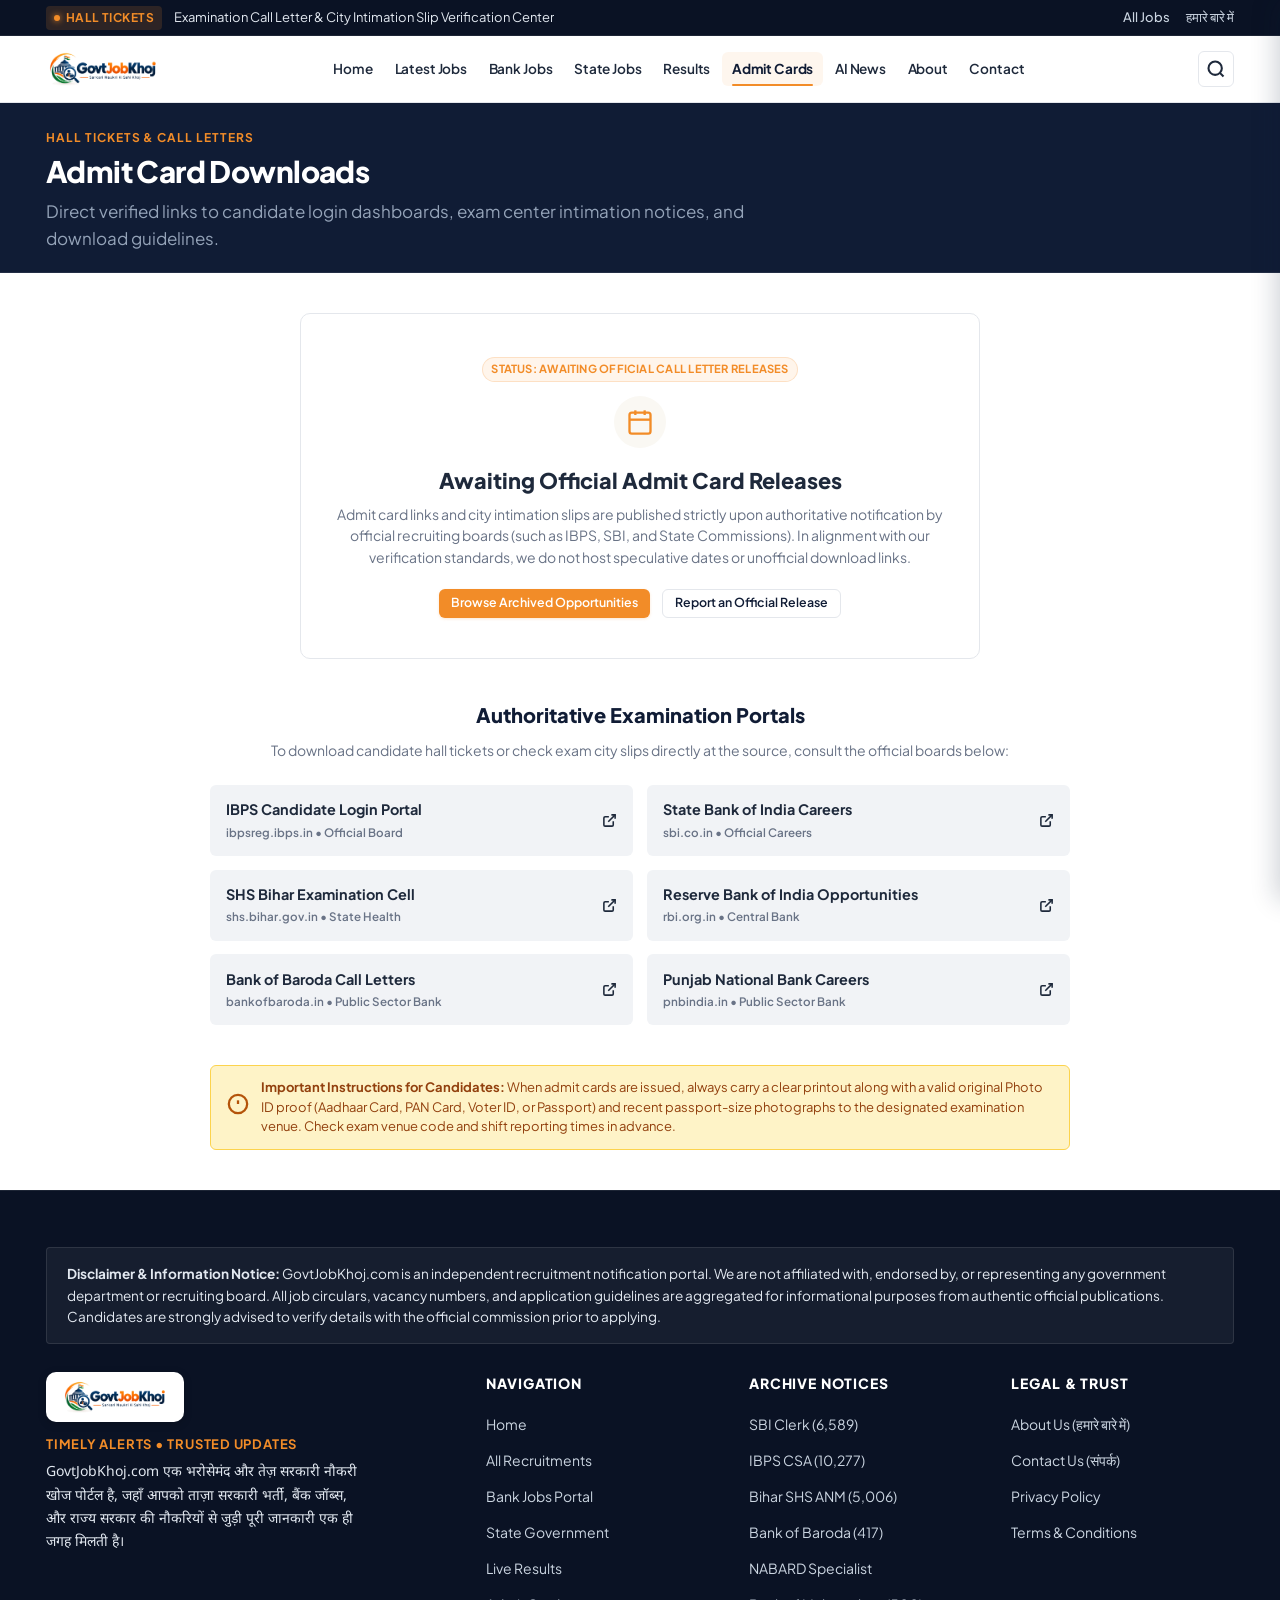
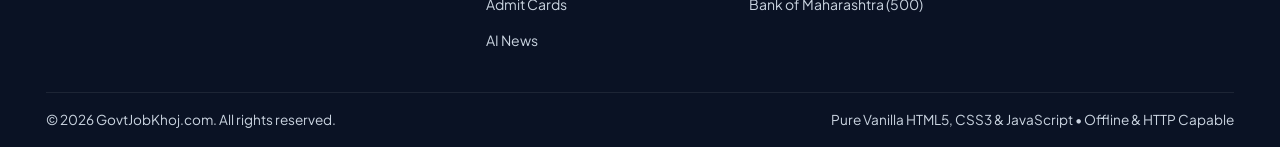
<file: admit-cards.html>
<!DOCTYPE html>
<html lang="en">
<head>
  <meta charset="UTF-8">
  <meta name="viewport" content="width=device-width, initial-scale=1.0">
  <title>Admit Cards &amp; Hall Tickets — GovtJobKhoj</title>
  <meta name="description" content="Download official call letters, preliminary exam admit cards, and hall tickets for public sector recruitment exams.">
  <link rel="icon" type="image/png" sizes="32x32" href="assets/images/favicon-32x32.png">
  <link rel="icon" type="image/png" sizes="16x16" href="assets/images/favicon-16x16.png">
  <link rel="apple-touch-icon" sizes="180x180" href="assets/images/apple-touch-icon.png">
  <link rel="shortcut icon" href="assets/images/favicon.ico">

  <!-- Google Fonts -->
  <link rel="preconnect" href="https://fonts.googleapis.com">
  <link rel="preconnect" href="https://fonts.gstatic.com" crossorigin>
  <link href="https://fonts.googleapis.com/css2?family=Noto+Sans+Devanagari:wght@400;600;700&family=Plus+Jakarta+Sans:wght@400;500;600;700;800&display=swap" rel="stylesheet">

  <link rel="stylesheet" href="css/style.css">
<!-- Google tag (gtag.js) -->
<script async src="https://www.googletagmanager.com/gtag/js?id=G-NSG2EPYTP9"></script>
<script>
  window.dataLayer = window.dataLayer || [];
  function gtag(){dataLayer.push(arguments);}
  gtag('js', new Date());

  gtag('config', 'G-NSG2EPYTP9');
</script>
</head>
<body>
  <a href="#main-content" class="skip-to-content">Skip to main content</a>

  <div class="top-ticker" role="region" aria-label="Official Updates Ticker">
    <div class="container ticker-inner">
      <div class="ticker-left">
        <span class="ticker-badge">
          <span class="ticker-pulse"></span>
          Hall Tickets
        </span>
        <span class="ticker-text">
          Examination Call Letter &amp; City Intimation Slip Verification Center
        </span>
      </div>
      <div class="ticker-right">
        <a href="jobs.html" class="ticker-link">All Jobs</a>
        <a href="about.html" class="ticker-link">हमारे बारे में</a>
      </div>
    </div>
  </div>

  <!-- Header -->
  <header class="site-header" role="banner">
    <div class="container header-inner">
      <a href="index.html" class="brand" aria-label="GovtJobKhoj — Timely Alerts Trusted Updates">
        <img src="assets/images/govtjobkhoj-logo.png" alt="GovtJobKhoj logo" class="brand-logo-img">
      </a>

      <nav class="desktop-nav" role="navigation" aria-label="Main Navigation">
        <a href="index.html" class="nav-link">Home</a>
        <a href="jobs.html" class="nav-link">Latest Jobs</a>
        <a href="bank-jobs.html" class="nav-link">Bank Jobs</a>
        <a href="state-jobs.html" class="nav-link">State Jobs</a>
        <a href="live-results.html" class="nav-link">Results</a>
        <a href="admit-cards.html" class="nav-link active">Admit Cards</a>
        <a href="ai-news.html" class="nav-link">AI News</a>
        <a href="about.html" class="nav-link">About</a>
        <a href="contact.html" class="nav-link">Contact</a>
      </nav>

      <div class="header-actions">
        <a href="jobs.html" class="btn-icon" aria-label="Search Recruitments">
          <svg width="20" height="20" viewBox="0 0 24 24" fill="none" stroke="currentColor" stroke-width="2.5"><circle cx="11" cy="11" r="8"></circle><line x1="21" y1="21" x2="16.65" y2="16.65"></line></svg>
        </a>
        <button type="button" class="btn-icon menu-toggle" aria-label="Open Mobile Menu" aria-expanded="false">
          <svg width="22" height="22" viewBox="0 0 24 24" fill="none" stroke="currentColor" stroke-width="2.5"><line x1="3" y1="12" x2="21" y2="12"></line><line x1="3" y1="6" x2="21" y2="6"></line><line x1="3" y1="18" x2="21" y2="18"></line></svg>
        </button>
      </div>
    </div>
  </header>

  <!-- Mobile Drawer -->
  <div class="mobile-drawer-overlay"></div>
  <aside class="mobile-drawer" role="dialog" aria-modal="true" aria-label="Mobile Navigation">
    <div class="drawer-header">
      <img src="assets/images/govtjobkhoj-logo.png" alt="GovtJobKhoj logo" class="drawer-logo">
      <button type="button" class="btn-icon drawer-close" aria-label="Close Mobile Menu">
        <svg width="20" height="20" viewBox="0 0 24 24" fill="none" stroke="currentColor" stroke-width="2.5"><line x1="18" y1="6" x2="6" y2="18"></line><line x1="6" y1="6" x2="18" y2="18"></line></svg>
      </button>
    </div>
    <nav class="drawer-nav">
      <a href="index.html" class="drawer-link">Home</a>
      <a href="jobs.html" class="drawer-link">Latest Jobs</a>
      <a href="bank-jobs.html" class="drawer-link">Bank Jobs</a>
      <a href="state-jobs.html" class="drawer-link">State Jobs</a>
      <a href="live-results.html" class="drawer-link">Live Results</a>
      <a href="admit-cards.html" class="drawer-link active">Admit Cards</a>
      <a href="ai-news.html" class="drawer-link">AI News</a>
      <a href="about.html" class="drawer-link">About Us</a>
      <a href="contact.html" class="drawer-link">Contact Us</a>
    </nav>
  </aside>

  <!-- Page Banner -->
  <section class="section-sm bg-midnight" style="border-bottom: 1px solid rgba(255,255,255,0.08);">
    <div class="container">
      <div class="eyebrow">HALL TICKETS &amp; CALL LETTERS</div>
      <h1 class="section-title" style="color: var(--color-white); margin-bottom: 0.5rem;">Admit Card Downloads</h1>
      <p style="color: #94A3B8; max-width: 720px; font-size: 1.0625rem;">
        Direct verified links to candidate login dashboards, exam center intimation notices, and download guidelines.
      </p>
    </div>
  </section>

  <!-- Main Content -->
  <main id="main-content" class="section">
    <div class="container">
      <!-- Polished Awaiting Updates State -->
      <div class="empty-state-box" style="margin-bottom: 2.5rem; max-width: 680px;">
        <span class="badge badge-saffron" style="margin-bottom: 0.85rem;">STATUS: AWAITING OFFICIAL CALL LETTER RELEASES</span>
        <div class="empty-state-icon">
          <svg width="28" height="28" viewBox="0 0 24 24" fill="none" stroke="currentColor" stroke-width="2"><rect x="3" y="4" width="18" height="18" rx="2" ry="2"></rect><line x1="16" y1="2" x2="16" y2="6"></line><line x1="8" y1="2" x2="8" y2="6"></line><line x1="3" y1="10" x2="21" y2="10"></line></svg>
        </div>
        <h2 class="empty-state-title">Awaiting Official Admit Card Releases</h2>
        <p class="empty-state-desc">
          Admit card links and city intimation slips are published strictly upon authoritative notification by official recruiting boards (such as IBPS, SBI, and State Commissions). In alignment with our verification standards, we do not host speculative dates or unofficial download links.
        </p>
        <div style="display: flex; gap: 0.75rem; justify-content: center; flex-wrap: wrap;">
          <a href="jobs.html" class="btn btn-primary btn-sm">Browse Archived Opportunities</a>
          <a href="contact.html" class="btn btn-secondary btn-sm">Report an Official Release</a>
        </div>
      </div>

      <!-- Verified Official Admit Card Portals Reference -->
      <div style="max-width: 860px; margin: 0 auto 2.5rem auto;">
        <h3 style="font-size: 1.25rem; font-weight: 800; color: var(--color-midnight); margin-bottom: 0.5rem; text-align: center;">
          Authoritative Examination Portals
        </h3>
        <p style="font-size: 0.875rem; color: var(--color-muted-text); text-align: center; margin-bottom: 1.5rem;">
          To download candidate hall tickets or check exam city slips directly at the source, consult the official boards below:
        </p>

        <div class="spotlight-grid" style="gap: 0.85rem;">
          <a href="https://ibpsreg.ibps.in" target="_blank" rel="noopener noreferrer" class="spotlight-link-item" style="padding: 0.85rem 1rem;">
            <div>
              <strong style="display: block; font-size: 0.9rem; color: var(--color-dark-text);">IBPS Candidate Login Portal</strong>
              <span style="font-size: 0.725rem; color: var(--color-muted-text);">ibpsreg.ibps.in &bull; Official Board</span>
            </div>
            <svg width="15" height="15" viewBox="0 0 24 24" fill="none" stroke="currentColor" stroke-width="2.5"><path d="M18 13v6a2 2 0 0 1-2 2H5a2 2 0 0 1-2-2V8a2 2 0 0 1 2-2h6"></path><polyline points="15 3 21 3 21 9"></polyline><line x1="10" y1="14" x2="21" y2="3"></line></svg>
          </a>

          <a href="https://sbi.co.in/web/careers" target="_blank" rel="noopener noreferrer" class="spotlight-link-item" style="padding: 0.85rem 1rem;">
            <div>
              <strong style="display: block; font-size: 0.9rem; color: var(--color-dark-text);">State Bank of India Careers</strong>
              <span style="font-size: 0.725rem; color: var(--color-muted-text);">sbi.co.in &bull; Official Careers</span>
            </div>
            <svg width="15" height="15" viewBox="0 0 24 24" fill="none" stroke="currentColor" stroke-width="2.5"><path d="M18 13v6a2 2 0 0 1-2 2H5a2 2 0 0 1-2-2V8a2 2 0 0 1 2-2h6"></path><polyline points="15 3 21 3 21 9"></polyline><line x1="10" y1="14" x2="21" y2="3"></line></svg>
          </a>

          <a href="https://shs.bihar.gov.in" target="_blank" rel="noopener noreferrer" class="spotlight-link-item" style="padding: 0.85rem 1rem;">
            <div>
              <strong style="display: block; font-size: 0.9rem; color: var(--color-dark-text);">SHS Bihar Examination Cell</strong>
              <span style="font-size: 0.725rem; color: var(--color-muted-text);">shs.bihar.gov.in &bull; State Health</span>
            </div>
            <svg width="15" height="15" viewBox="0 0 24 24" fill="none" stroke="currentColor" stroke-width="2.5"><path d="M18 13v6a2 2 0 0 1-2 2H5a2 2 0 0 1-2-2V8a2 2 0 0 1 2-2h6"></path><polyline points="15 3 21 3 21 9"></polyline><line x1="10" y1="14" x2="21" y2="3"></line></svg>
          </a>

          <a href="https://rbi.org.in" target="_blank" rel="noopener noreferrer" class="spotlight-link-item" style="padding: 0.85rem 1rem;">
            <div>
              <strong style="display: block; font-size: 0.9rem; color: var(--color-dark-text);">Reserve Bank of India Opportunities</strong>
              <span style="font-size: 0.725rem; color: var(--color-muted-text);">rbi.org.in &bull; Central Bank</span>
            </div>
            <svg width="15" height="15" viewBox="0 0 24 24" fill="none" stroke="currentColor" stroke-width="2.5"><path d="M18 13v6a2 2 0 0 1-2 2H5a2 2 0 0 1-2-2V8a2 2 0 0 1 2-2h6"></path><polyline points="15 3 21 3 21 9"></polyline><line x1="10" y1="14" x2="21" y2="3"></line></svg>
          </a>

          <a href="https://bankofbaroda.in" target="_blank" rel="noopener noreferrer" class="spotlight-link-item" style="padding: 0.85rem 1rem;">
            <div>
              <strong style="display: block; font-size: 0.9rem; color: var(--color-dark-text);">Bank of Baroda Call Letters</strong>
              <span style="font-size: 0.725rem; color: var(--color-muted-text);">bankofbaroda.in &bull; Public Sector Bank</span>
            </div>
            <svg width="15" height="15" viewBox="0 0 24 24" fill="none" stroke="currentColor" stroke-width="2.5"><path d="M18 13v6a2 2 0 0 1-2 2H5a2 2 0 0 1-2-2V8a2 2 0 0 1 2-2h6"></path><polyline points="15 3 21 3 21 9"></polyline><line x1="10" y1="14" x2="21" y2="3"></line></svg>
          </a>

          <a href="https://pnbindia.in" target="_blank" rel="noopener noreferrer" class="spotlight-link-item" style="padding: 0.85rem 1rem;">
            <div>
              <strong style="display: block; font-size: 0.9rem; color: var(--color-dark-text);">Punjab National Bank Careers</strong>
              <span style="font-size: 0.725rem; color: var(--color-muted-text);">pnbindia.in &bull; Public Sector Bank</span>
            </div>
            <svg width="15" height="15" viewBox="0 0 24 24" fill="none" stroke="currentColor" stroke-width="2.5"><path d="M18 13v6a2 2 0 0 1-2 2H5a2 2 0 0 1-2-2V8a2 2 0 0 1 2-2h6"></path><polyline points="15 3 21 3 21 9"></polyline><line x1="10" y1="14" x2="21" y2="3"></line></svg>
          </a>
        </div>
      </div>

      <!-- Candidate Advisory Card -->
      <div class="notice-box" style="max-width: 860px; margin: 0 auto;" role="note">
        <div class="notice-icon">
          <svg width="22" height="22" viewBox="0 0 24 24" fill="none" stroke="currentColor" stroke-width="2.5"><circle cx="12" cy="12" r="10"></circle><line x1="12" y1="8" x2="12" y2="12"></line><line x1="12" y1="16" x2="12.01" y2="16"></line></svg>
        </div>
        <div class="notice-text">
          <strong>Important Instructions for Candidates:</strong> When admit cards are issued, always carry a clear printout along with a valid original Photo ID proof (Aadhaar Card, PAN Card, Voter ID, or Passport) and recent passport-size photographs to the designated examination venue. Check exam venue code and shift reporting times in advance.
        </div>
      </div>
    </div>
  </main>

  <!-- Site Footer -->
  <footer class="site-footer" role="contentinfo">
    <div class="container">
      <!-- Legal Notice Card -->
      <div class="footer-disclaimer-card">
        <strong>Disclaimer &amp; Information Notice:</strong> GovtJobKhoj.com is an independent recruitment notification portal. We are not affiliated with, endorsed by, or representing any government department or recruiting board. All job circulars, vacancy numbers, and application guidelines are aggregated for informational purposes from authentic official publications. Candidates are strongly advised to verify details with the official commission prior to applying.
      </div>

      <div class="footer-grid">
        <!-- Brand Info -->
        <div>
          <div class="footer-logo-container">
            <img src="assets/images/govtjobkhoj-logo.png" alt="GovtJobKhoj logo" class="footer-brand-logo">
          </div>
          <div class="footer-tagline">Timely Alerts &bull; Trusted Updates</div>
          <p class="footer-desc hindi-text">
            GovtJobKhoj.com एक भरोसेमंद और तेज़ सरकारी नौकरी खोज पोर्टल है, जहाँ आपको ताज़ा सरकारी भर्ती, बैंक जॉब्स, और राज्य सरकार की नौकरियों से जुड़ी पूरी जानकारी एक ही जगह मिलती है।
          </p>
        </div>

        <!-- Quick Links -->
        <div>
          <h4 class="footer-col-title">Navigation</h4>
          <ul class="footer-links-list">
            <li><a href="index.html" class="footer-link">Home</a></li>
            <li><a href="jobs.html" class="footer-link">All Recruitments</a></li>
            <li><a href="bank-jobs.html" class="footer-link">Bank Jobs Portal</a></li>
            <li><a href="state-jobs.html" class="footer-link">State Government</a></li>
            <li><a href="live-results.html" class="footer-link">Live Results</a></li>
            <li><a href="admit-cards.html" class="footer-link">Admit Cards</a></li>
            <li><a href="ai-news.html" class="footer-link">AI News</a></li>
          </ul>
        </div>

        <!-- Featured Recruitments -->
        <div>
          <h4 class="footer-col-title">Archive Notices</h4>
          <ul class="footer-links-list">
            <li><a href="job-details.html?id=85" class="footer-link">SBI Clerk (6,589)</a></li>
            <li><a href="job-details.html?id=60" class="footer-link">IBPS CSA (10,277)</a></li>
            <li><a href="job-details.html?id=124" class="footer-link">Bihar SHS ANM (5,006)</a></li>
            <li><a href="job-details.html?id=95" class="footer-link">Bank of Baroda (417)</a></li>
            <li><a href="job-details.html?id=117" class="footer-link">NABARD Specialist</a></li>
            <li><a href="job-details.html?id=107" class="footer-link">Bank of Maharashtra (500)</a></li>
          </ul>
        </div>

        <!-- Legal & About -->
        <div>
          <h4 class="footer-col-title">Legal &amp; Trust</h4>
          <ul class="footer-links-list">
            <li><a href="about.html" class="footer-link">About Us (हमारे बारे में)</a></li>
            <li><a href="contact.html" class="footer-link">Contact Us (संपर्क)</a></li>
            <li><a href="privacy-policy.html" class="footer-link">Privacy Policy</a></li>
            <li><a href="terms-conditions.html" class="footer-link">Terms &amp; Conditions</a></li>
          </ul>
        </div>
      </div>

      <div class="footer-bottom">
        <div>
          &copy; <span id="current-year">2026</span> GovtJobKhoj.com. All rights reserved.
        </div>
        <div>
          Pure Vanilla HTML5, CSS3 &amp; JavaScript &bull; Offline &amp; HTTP Capable
        </div>
      </div>
    </div>
  </footer>

  <button type="button" class="back-to-top" aria-label="Back to top">
    <svg width="20" height="20" viewBox="0 0 24 24" fill="none" stroke="currentColor" stroke-width="2.5"><polyline points="18 15 12 9 6 15"></polyline></svg>
  </button>

  <script src="js/data.js"></script>
  <script src="js/app.js"></script>
</body>
</html>
</file>
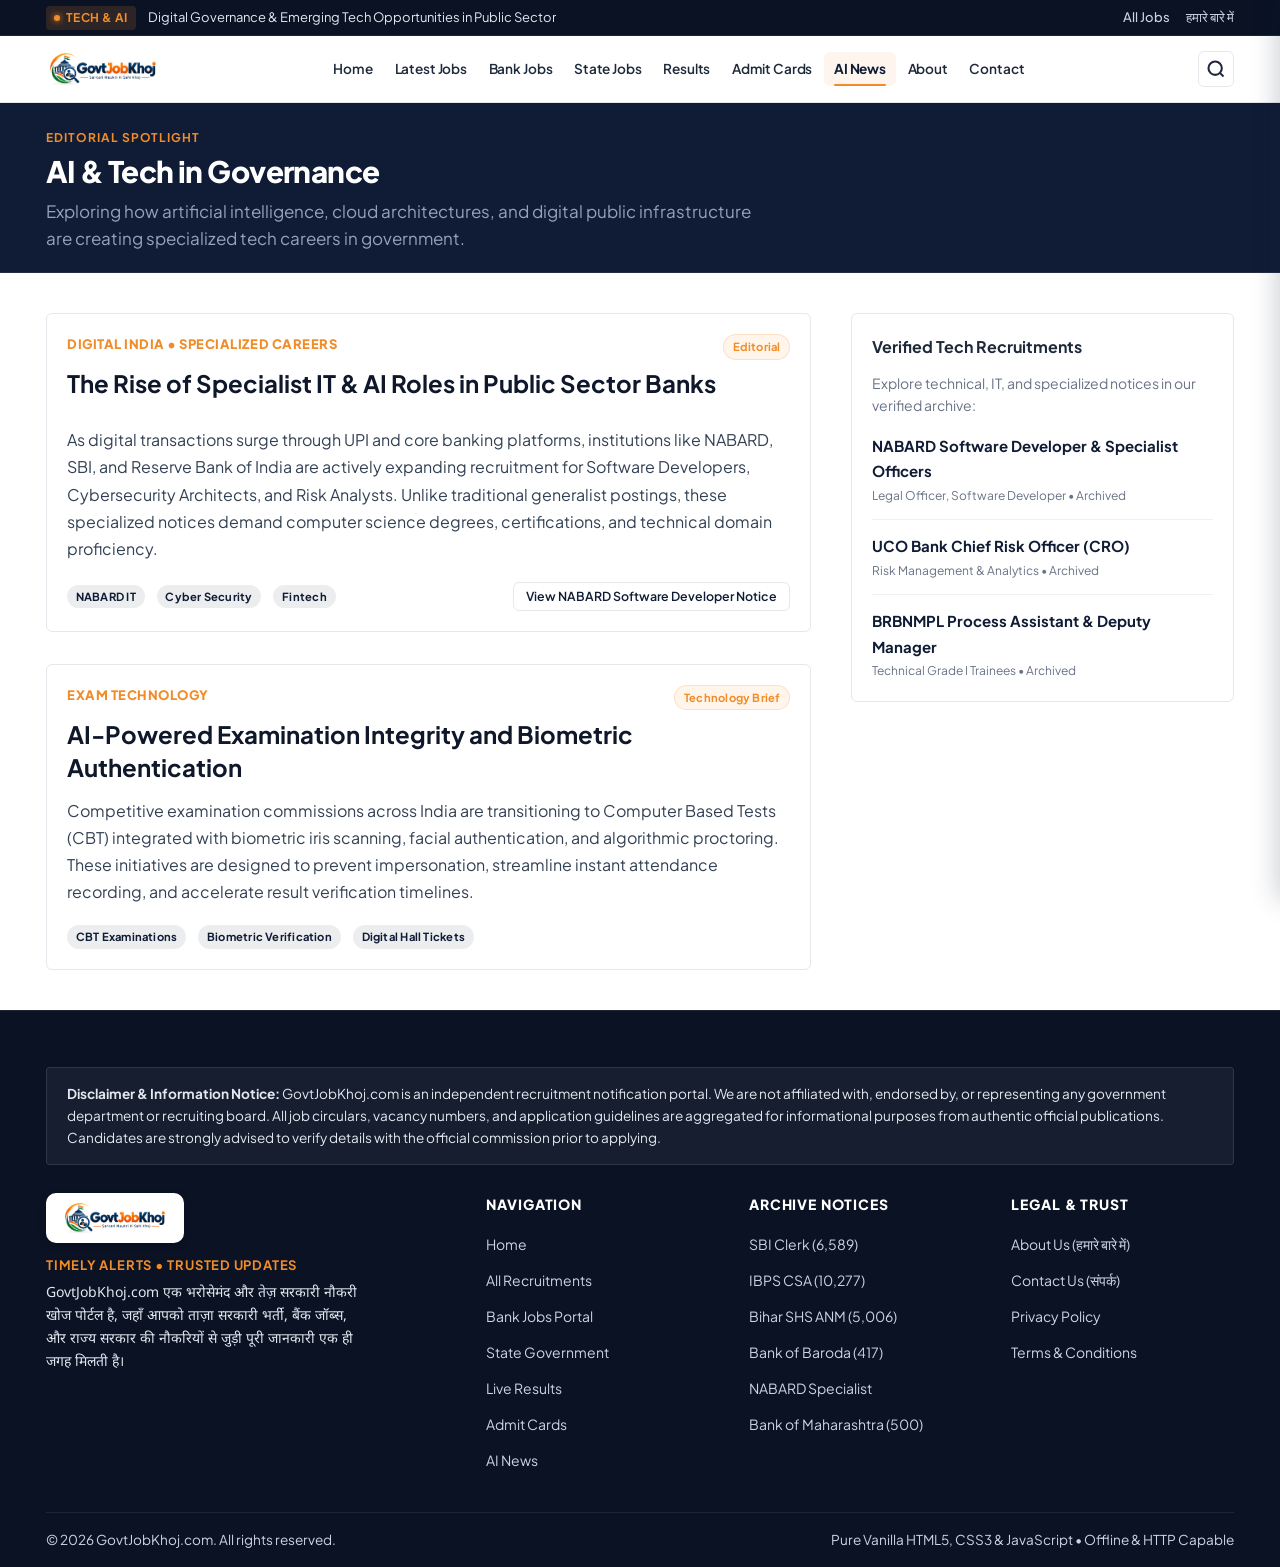
<file: ai-news.html>
<!DOCTYPE html>
<html lang="en">
<head>
  <meta charset="UTF-8">
  <meta name="viewport" content="width=device-width, initial-scale=1.0">
  <title>AI &amp; Tech in Public Sector Recruitment — GovtJobKhoj</title>
  <meta name="description" content="Editorial insights on Artificial Intelligence, digital governance, IT recruitment, and technology modernization across Indian government departments.">
  <link rel="icon" type="image/png" sizes="32x32" href="assets/images/favicon-32x32.png">
  <link rel="icon" type="image/png" sizes="16x16" href="assets/images/favicon-16x16.png">
  <link rel="apple-touch-icon" sizes="180x180" href="assets/images/apple-touch-icon.png">
  <link rel="shortcut icon" href="assets/images/favicon.ico">

  <!-- Google Fonts -->
  <link rel="preconnect" href="https://fonts.googleapis.com">
  <link rel="preconnect" href="https://fonts.gstatic.com" crossorigin>
  <link href="https://fonts.googleapis.com/css2?family=Noto+Sans+Devanagari:wght@400;600;700&family=Plus+Jakarta+Sans:wght@400;500;600;700;800&display=swap" rel="stylesheet">

  <link rel="stylesheet" href="css/style.css">
<!-- Google tag (gtag.js) -->
<script async src="https://www.googletagmanager.com/gtag/js?id=G-NSG2EPYTP9"></script>
<script>
  window.dataLayer = window.dataLayer || [];
  function gtag(){dataLayer.push(arguments);}
  gtag('js', new Date());

  gtag('config', 'G-NSG2EPYTP9');
</script>
</head>
<body>
  <a href="#main-content" class="skip-to-content">Skip to main content</a>

  <div class="top-ticker" role="region" aria-label="Official Updates Ticker">
    <div class="container ticker-inner">
      <div class="ticker-left">
        <span class="ticker-badge">
          <span class="ticker-pulse"></span>
          Tech &amp; AI
        </span>
        <span class="ticker-text">
          Digital Governance &amp; Emerging Tech Opportunities in Public Sector
        </span>
      </div>
      <div class="ticker-right">
        <a href="jobs.html" class="ticker-link">All Jobs</a>
        <a href="about.html" class="ticker-link">हमारे बारे में</a>
      </div>
    </div>
  </div>

  <!-- Header -->
  <header class="site-header" role="banner">
    <div class="container header-inner">
      <a href="index.html" class="brand" aria-label="GovtJobKhoj — Timely Alerts Trusted Updates">
        <img src="assets/images/govtjobkhoj-logo.png" alt="GovtJobKhoj logo" class="brand-logo-img">
      </a>

      <nav class="desktop-nav" role="navigation" aria-label="Main Navigation">
        <a href="index.html" class="nav-link">Home</a>
        <a href="jobs.html" class="nav-link">Latest Jobs</a>
        <a href="bank-jobs.html" class="nav-link">Bank Jobs</a>
        <a href="state-jobs.html" class="nav-link">State Jobs</a>
        <a href="live-results.html" class="nav-link">Results</a>
        <a href="admit-cards.html" class="nav-link">Admit Cards</a>
        <a href="ai-news.html" class="nav-link active">AI News</a>
        <a href="about.html" class="nav-link">About</a>
        <a href="contact.html" class="nav-link">Contact</a>
      </nav>

      <div class="header-actions">
        <a href="jobs.html" class="btn-icon" aria-label="Search Recruitments">
          <svg width="20" height="20" viewBox="0 0 24 24" fill="none" stroke="currentColor" stroke-width="2.5"><circle cx="11" cy="11" r="8"></circle><line x1="21" y1="21" x2="16.65" y2="16.65"></line></svg>
        </a>
        <button type="button" class="btn-icon menu-toggle" aria-label="Open Mobile Menu" aria-expanded="false">
          <svg width="22" height="22" viewBox="0 0 24 24" fill="none" stroke="currentColor" stroke-width="2.5"><line x1="3" y1="12" x2="21" y2="12"></line><line x1="3" y1="6" x2="21" y2="6"></line><line x1="3" y1="18" x2="21" y2="18"></line></svg>
        </button>
      </div>
    </div>
  </header>

  <!-- Mobile Drawer -->
  <div class="mobile-drawer-overlay"></div>
  <aside class="mobile-drawer" role="dialog" aria-modal="true" aria-label="Mobile Navigation">
    <div class="drawer-header">
      <img src="assets/images/govtjobkhoj-logo.png" alt="GovtJobKhoj logo" class="drawer-logo">
      <button type="button" class="btn-icon drawer-close" aria-label="Close Mobile Menu">
        <svg width="20" height="20" viewBox="0 0 24 24" fill="none" stroke="currentColor" stroke-width="2.5"><line x1="18" y1="6" x2="6" y2="18"></line><line x1="6" y1="6" x2="18" y2="18"></line></svg>
      </button>
    </div>
    <nav class="drawer-nav">
      <a href="index.html" class="drawer-link">Home</a>
      <a href="jobs.html" class="drawer-link">Latest Jobs</a>
      <a href="bank-jobs.html" class="drawer-link">Bank Jobs</a>
      <a href="state-jobs.html" class="drawer-link">State Jobs</a>
      <a href="live-results.html" class="drawer-link">Live Results</a>
      <a href="admit-cards.html" class="drawer-link">Admit Cards</a>
      <a href="ai-news.html" class="drawer-link active">AI News</a>
      <a href="about.html" class="drawer-link">About Us</a>
      <a href="contact.html" class="drawer-link">Contact Us</a>
    </nav>
  </aside>

  <!-- Page Banner -->
  <section class="section-sm bg-midnight" style="border-bottom: 1px solid rgba(255,255,255,0.08);">
    <div class="container">
      <div class="eyebrow">EDITORIAL SPOTLIGHT</div>
      <h1 class="section-title" style="color: var(--color-white); margin-bottom: 0.5rem;">AI &amp; Tech in Governance</h1>
      <p style="color: #94A3B8; max-width: 720px; font-size: 1.0625rem;">
        Exploring how artificial intelligence, cloud architectures, and digital public infrastructure are creating specialized tech careers in government.
      </p>
    </div>
  </section>

  <!-- Main Content -->
  <main id="main-content" class="section">
    <div class="container">
      <div style="display: grid; grid-template-columns: 2fr 1fr; gap: 2.5rem; align-items: flex-start;">
        <!-- Editorial Articles Column -->
        <div>
          <!-- Article 1 -->
          <article class="job-card" style="margin-bottom: 2rem;">
            <div class="job-card-header">
              <span class="job-org-tag">Digital India &bull; Specialized Careers</span>
              <span class="badge badge-saffron">Editorial</span>
            </div>
            <h2 class="job-card-title" style="font-size: 1.5rem;">
              The Rise of Specialist IT &amp; AI Roles in Public Sector Banks
            </h2>
            <p style="color: var(--color-body-text); line-height: 1.7; margin-bottom: 1.25rem;">
              As digital transactions surge through UPI and core banking platforms, institutions like NABARD, SBI, and Reserve Bank of India are actively expanding recruitment for Software Developers, Cybersecurity Architects, and Risk Analysts. Unlike traditional generalist postings, these specialized notices demand computer science degrees, certifications, and technical domain proficiency.
            </p>
            <div style="display: flex; gap: 0.75rem; align-items: center; flex-wrap: wrap;">
              <span class="badge badge-navy">NABARD IT</span>
              <span class="badge badge-navy">Cyber Security</span>
              <span class="badge badge-navy">Fintech</span>
              <a href="job-details.html?id=117" class="btn btn-secondary btn-sm" style="margin-left: auto;">
                View NABARD Software Developer Notice
              </a>
            </div>
          </article>

          <!-- Article 2 -->
          <article class="job-card">
            <div class="job-card-header">
              <span class="job-org-tag">Exam Technology</span>
              <span class="badge badge-saffron">Technology Brief</span>
            </div>
            <h2 class="job-card-title" style="font-size: 1.5rem;">
              AI-Powered Examination Integrity and Biometric Authentication
            </h2>
            <p style="color: var(--color-body-text); line-height: 1.7; margin-bottom: 1.25rem;">
              Competitive examination commissions across India are transitioning to Computer Based Tests (CBT) integrated with biometric iris scanning, facial authentication, and algorithmic proctoring. These initiatives are designed to prevent impersonation, streamline instant attendance recording, and accelerate result verification timelines.
            </p>
            <div style="display: flex; gap: 0.75rem; align-items: center; flex-wrap: wrap;">
              <span class="badge badge-navy">CBT Examinations</span>
              <span class="badge badge-navy">Biometric Verification</span>
              <span class="badge badge-navy">Digital Hall Tickets</span>
            </div>
          </article>
        </div>

        <!-- Sidebar Column -->
        <aside class="detail-sidebar" style="position: static;">
          <div class="action-card">
            <h3 class="action-card-title">Verified Tech Recruitments</h3>
            <p style="font-size: 0.875rem; color: var(--color-muted-text); margin-bottom: 1rem;">
              Explore technical, IT, and specialized notices in our verified archive:
            </p>
            <div style="display: flex; flex-direction: column; gap: 0.85rem;">
              <div style="padding-bottom: 0.85rem; border-bottom: 1px solid var(--color-border-subtle);">
                <a href="job-details.html?id=117" style="font-weight: 700; font-size: 0.9375rem; color: var(--color-midnight);">
                  NABARD Software Developer &amp; Specialist Officers
                </a>
                <div style="font-size: 0.75rem; color: var(--color-muted-text); margin-top: 2px;">Legal Officer, Software Developer &bull; Archived</div>
              </div>

              <div style="padding-bottom: 0.85rem; border-bottom: 1px solid var(--color-border-subtle);">
                <a href="job-details.html?id=103" style="font-weight: 700; font-size: 0.9375rem; color: var(--color-midnight);">
                  UCO Bank Chief Risk Officer (CRO)
                </a>
                <div style="font-size: 0.75rem; color: var(--color-muted-text); margin-top: 2px;">Risk Management &amp; Analytics &bull; Archived</div>
              </div>

              <div>
                <a href="job-details.html?id=93" style="font-weight: 700; font-size: 0.9375rem; color: var(--color-midnight);">
                  BRBNMPL Process Assistant &amp; Deputy Manager
                </a>
                <div style="font-size: 0.75rem; color: var(--color-muted-text); margin-top: 2px;">Technical Grade I Trainees &bull; Archived</div>
              </div>
            </div>
          </div>
        </aside>
      </div>
    </div>
  </main>

  <!-- Site Footer -->
  <footer class="site-footer" role="contentinfo">
    <div class="container">
      <!-- Legal Notice Card -->
      <div class="footer-disclaimer-card">
        <strong>Disclaimer &amp; Information Notice:</strong> GovtJobKhoj.com is an independent recruitment notification portal. We are not affiliated with, endorsed by, or representing any government department or recruiting board. All job circulars, vacancy numbers, and application guidelines are aggregated for informational purposes from authentic official publications. Candidates are strongly advised to verify details with the official commission prior to applying.
      </div>

      <div class="footer-grid">
        <!-- Brand Info -->
        <div>
          <div class="footer-logo-container">
            <img src="assets/images/govtjobkhoj-logo.png" alt="GovtJobKhoj logo" class="footer-brand-logo">
          </div>
          <div class="footer-tagline">Timely Alerts &bull; Trusted Updates</div>
          <p class="footer-desc hindi-text">
            GovtJobKhoj.com एक भरोसेमंद और तेज़ सरकारी नौकरी खोज पोर्टल है, जहाँ आपको ताज़ा सरकारी भर्ती, बैंक जॉब्स, और राज्य सरकार की नौकरियों से जुड़ी पूरी जानकारी एक ही जगह मिलती है।
          </p>
        </div>

        <!-- Quick Links -->
        <div>
          <h4 class="footer-col-title">Navigation</h4>
          <ul class="footer-links-list">
            <li><a href="index.html" class="footer-link">Home</a></li>
            <li><a href="jobs.html" class="footer-link">All Recruitments</a></li>
            <li><a href="bank-jobs.html" class="footer-link">Bank Jobs Portal</a></li>
            <li><a href="state-jobs.html" class="footer-link">State Government</a></li>
            <li><a href="live-results.html" class="footer-link">Live Results</a></li>
            <li><a href="admit-cards.html" class="footer-link">Admit Cards</a></li>
            <li><a href="ai-news.html" class="footer-link">AI News</a></li>
          </ul>
        </div>

        <!-- Featured Recruitments -->
        <div>
          <h4 class="footer-col-title">Archive Notices</h4>
          <ul class="footer-links-list">
            <li><a href="job-details.html?id=85" class="footer-link">SBI Clerk (6,589)</a></li>
            <li><a href="job-details.html?id=60" class="footer-link">IBPS CSA (10,277)</a></li>
            <li><a href="job-details.html?id=124" class="footer-link">Bihar SHS ANM (5,006)</a></li>
            <li><a href="job-details.html?id=95" class="footer-link">Bank of Baroda (417)</a></li>
            <li><a href="job-details.html?id=117" class="footer-link">NABARD Specialist</a></li>
            <li><a href="job-details.html?id=107" class="footer-link">Bank of Maharashtra (500)</a></li>
          </ul>
        </div>

        <!-- Legal & About -->
        <div>
          <h4 class="footer-col-title">Legal &amp; Trust</h4>
          <ul class="footer-links-list">
            <li><a href="about.html" class="footer-link">About Us (हमारे बारे में)</a></li>
            <li><a href="contact.html" class="footer-link">Contact Us (संपर्क)</a></li>
            <li><a href="privacy-policy.html" class="footer-link">Privacy Policy</a></li>
            <li><a href="terms-conditions.html" class="footer-link">Terms &amp; Conditions</a></li>
          </ul>
        </div>
      </div>

      <div class="footer-bottom">
        <div>
          &copy; <span id="current-year">2026</span> GovtJobKhoj.com. All rights reserved.
        </div>
        <div>
          Pure Vanilla HTML5, CSS3 &amp; JavaScript &bull; Offline &amp; HTTP Capable
        </div>
      </div>
    </div>
  </footer>

  <button type="button" class="back-to-top" aria-label="Back to top">
    <svg width="20" height="20" viewBox="0 0 24 24" fill="none" stroke="currentColor" stroke-width="2.5"><polyline points="18 15 12 9 6 15"></polyline></svg>
  </button>

  <script src="js/data.js"></script>
  <script src="js/app.js"></script>
</body>
</html>
</file>
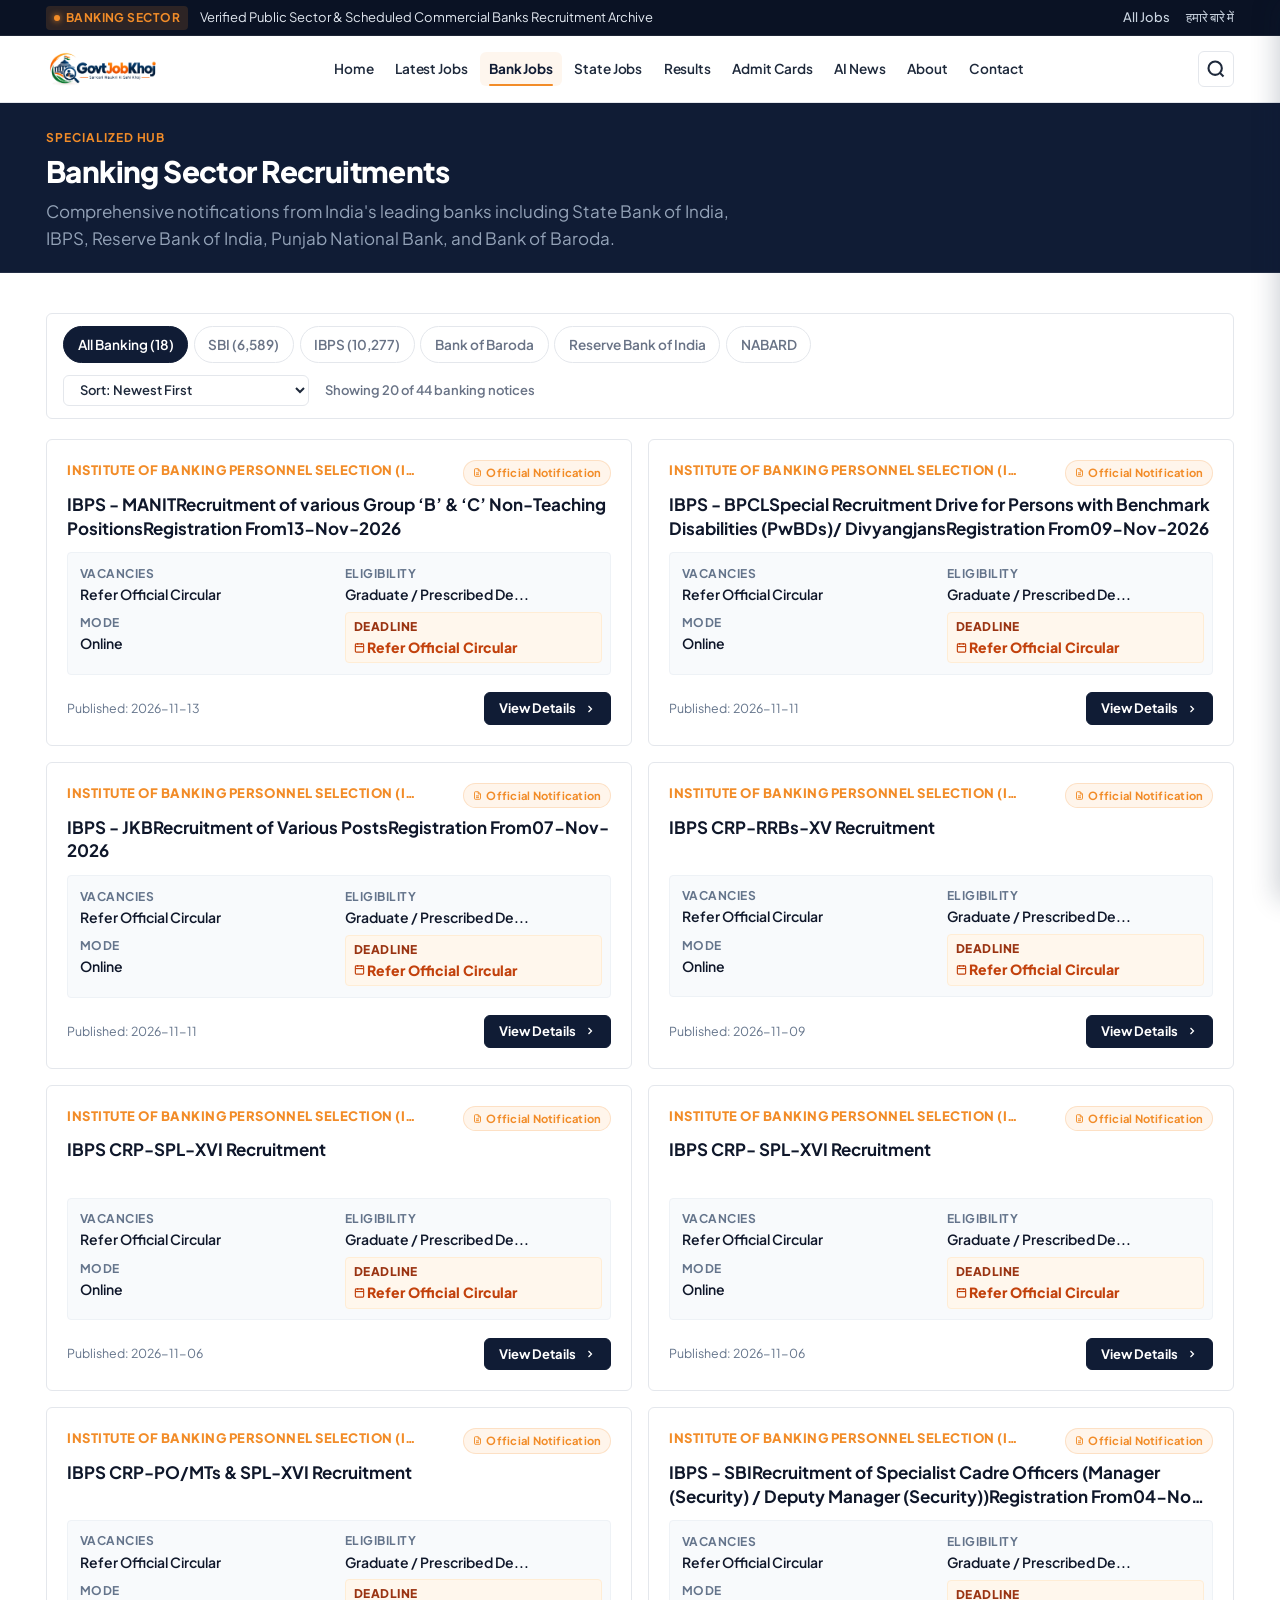
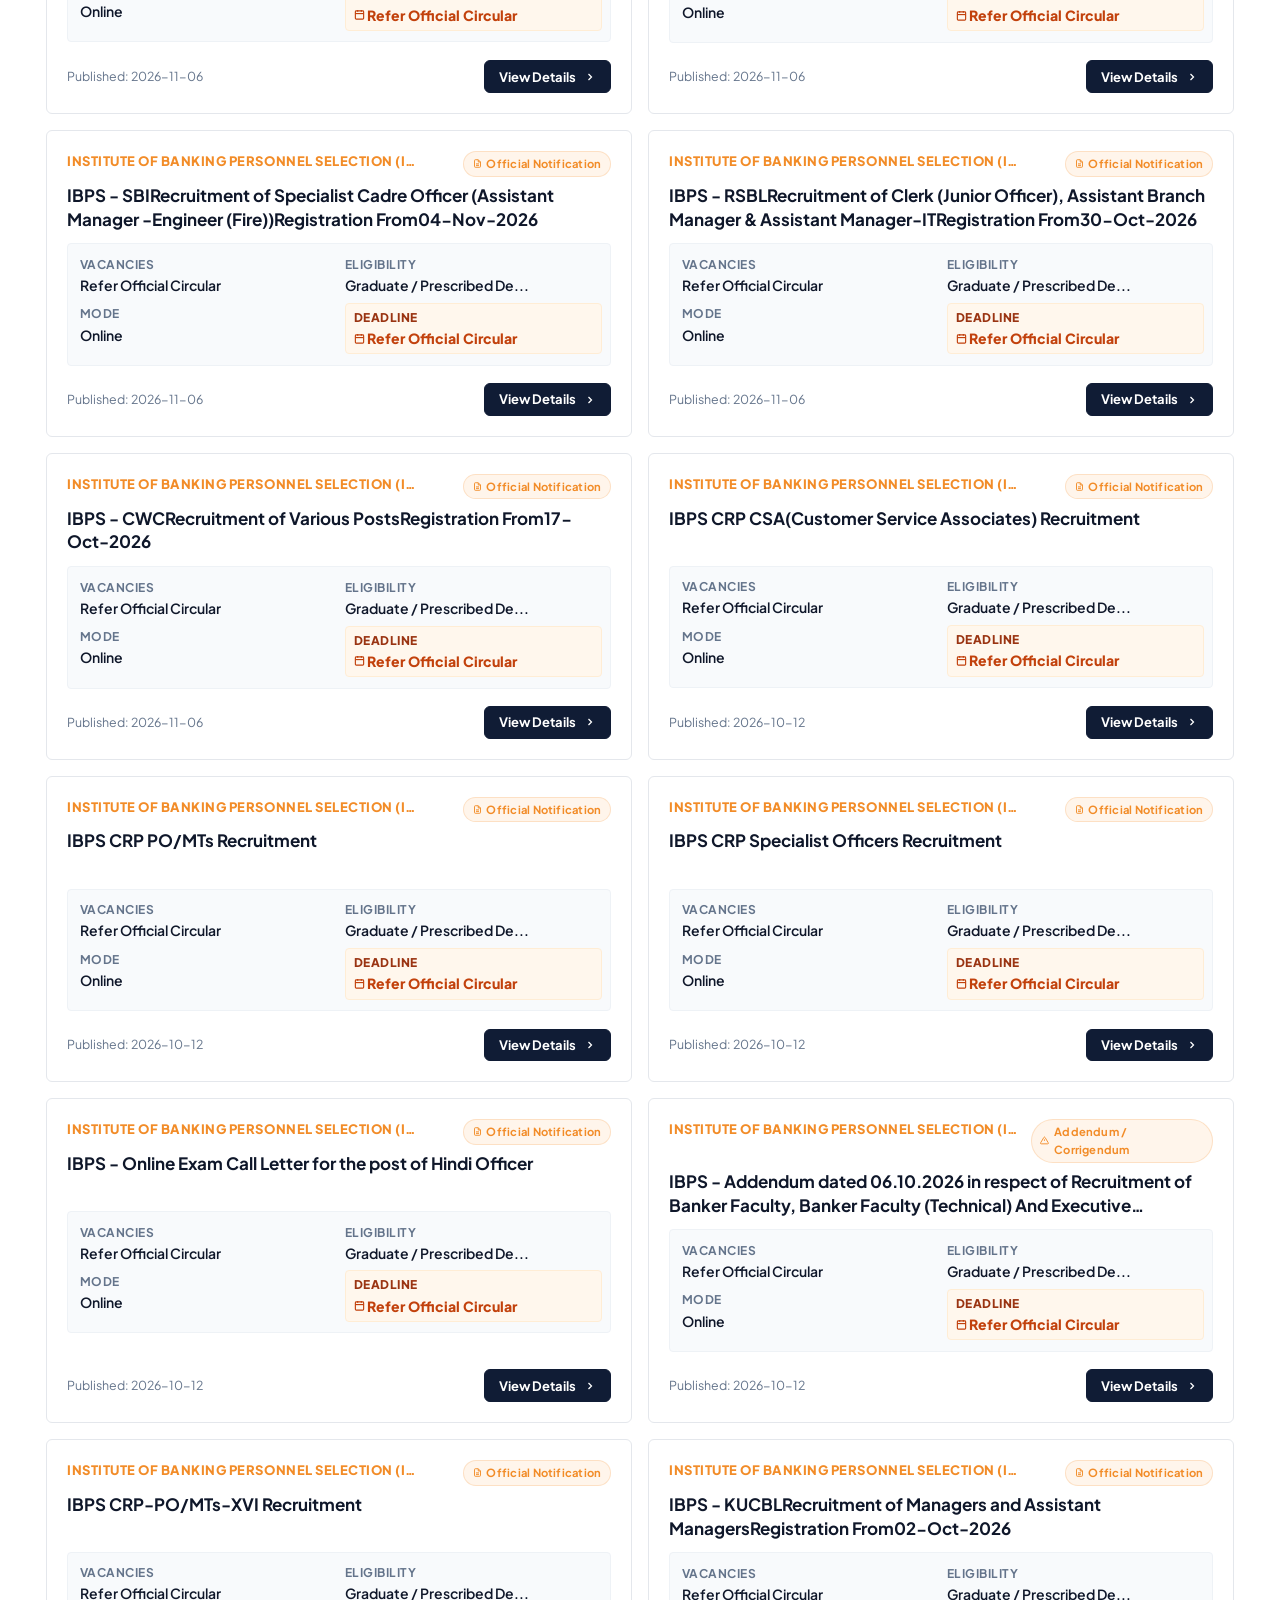
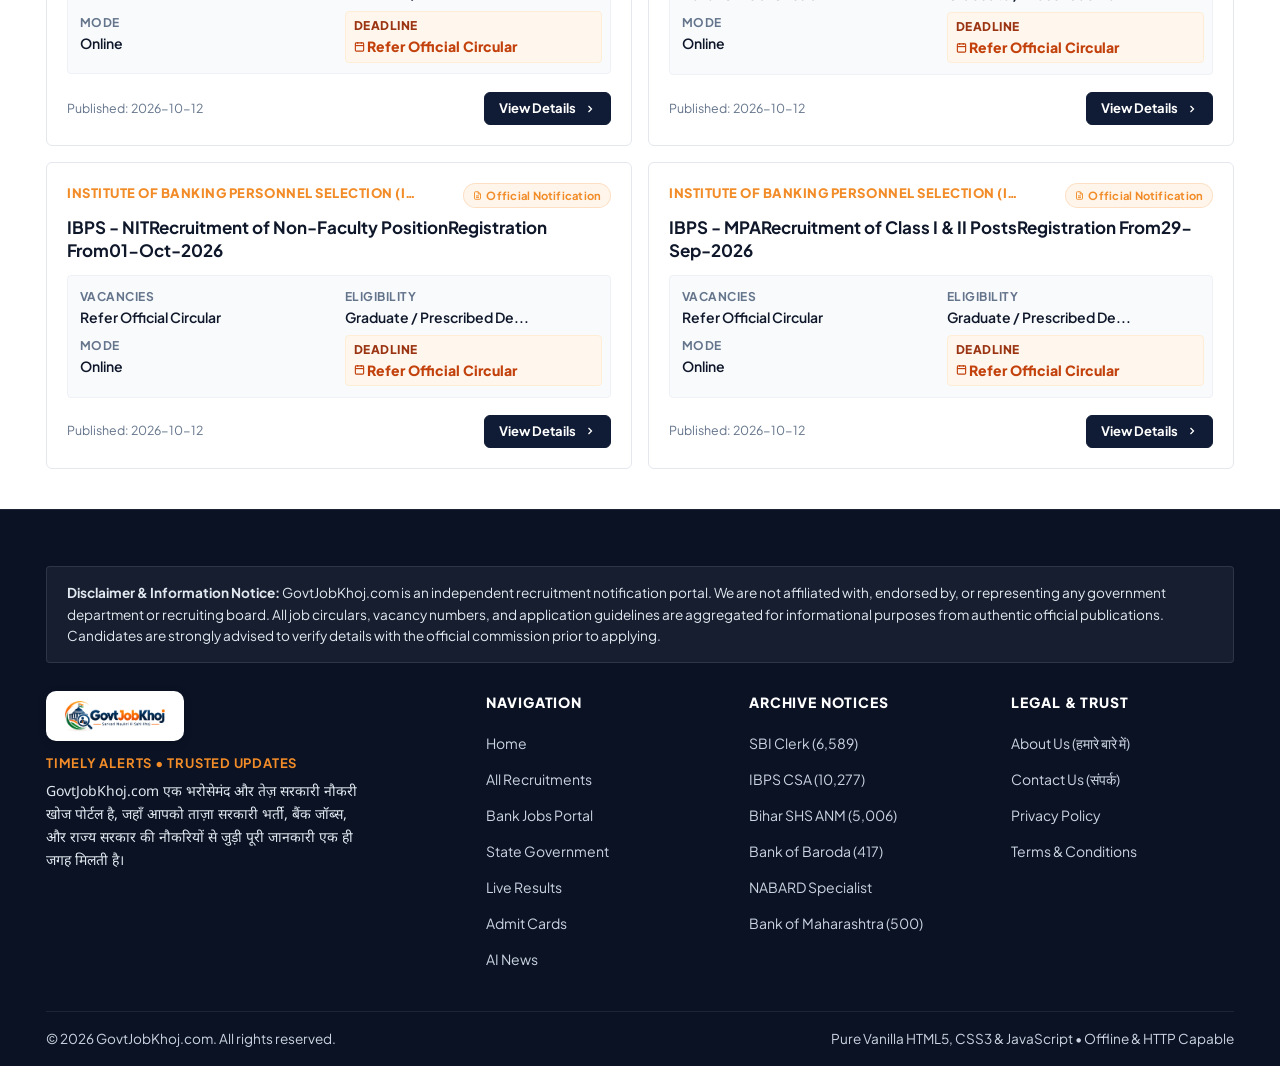
<file: bank-jobs.html>
<!DOCTYPE html>
<html lang="en">
<head>
  <meta charset="UTF-8">
  <meta name="viewport" content="width=device-width, initial-scale=1.0">
  <title>Bank Recruitment 2025/2026 Archive — GovtJobKhoj</title>
  <meta name="description" content="Explore verified bank recruitment announcements: SBI, IBPS, Bank of Baroda, RBI, PNB, Central Bank of India, and more.">
  <link rel="icon" type="image/png" sizes="32x32" href="assets/images/favicon-32x32.png">
  <link rel="icon" type="image/png" sizes="16x16" href="assets/images/favicon-16x16.png">
  <link rel="apple-touch-icon" sizes="180x180" href="assets/images/apple-touch-icon.png">
  <link rel="shortcut icon" href="assets/images/favicon.ico">

  <!-- Google Fonts -->
  <link rel="preconnect" href="https://fonts.googleapis.com">
  <link rel="preconnect" href="https://fonts.gstatic.com" crossorigin>
  <link href="https://fonts.googleapis.com/css2?family=Noto+Sans+Devanagari:wght@400;600;700&family=Plus+Jakarta+Sans:wght@400;500;600;700;800&display=swap" rel="stylesheet">

  <link rel="stylesheet" href="css/style.css">
<!-- Google tag (gtag.js) -->
<script async src="https://www.googletagmanager.com/gtag/js?id=G-NSG2EPYTP9"></script>
<script>
  window.dataLayer = window.dataLayer || [];
  function gtag(){dataLayer.push(arguments);}
  gtag('js', new Date());

  gtag('config', 'G-NSG2EPYTP9');
</script>
</head>
<body>
  <a href="#main-content" class="skip-to-content">Skip to main content</a>

  <!-- Top Alert / Verification Ticker -->
  <div class="top-ticker" role="region" aria-label="Official Updates Ticker">
    <div class="container ticker-inner">
      <div class="ticker-left">
        <span class="ticker-badge">
          <span class="ticker-pulse"></span>
          Banking Sector
        </span>
        <span class="ticker-text">
          Verified Public Sector &amp; Scheduled Commercial Banks Recruitment Archive
        </span>
      </div>
      <div class="ticker-right">
        <a href="jobs.html" class="ticker-link">All Jobs</a>
        <a href="about.html" class="ticker-link">हमारे बारे में</a>
      </div>
    </div>
  </div>

  <!-- Header -->
  <header class="site-header" role="banner">
    <div class="container header-inner">
      <a href="index.html" class="brand" aria-label="GovtJobKhoj — Timely Alerts Trusted Updates">
        <img src="assets/images/govtjobkhoj-logo.png" alt="GovtJobKhoj logo" class="brand-logo-img">
      </a>

      <nav class="desktop-nav" role="navigation" aria-label="Main Navigation">
        <a href="index.html" class="nav-link">Home</a>
        <a href="jobs.html" class="nav-link">Latest Jobs</a>
        <a href="bank-jobs.html" class="nav-link active">Bank Jobs</a>
        <a href="state-jobs.html" class="nav-link">State Jobs</a>
        <a href="live-results.html" class="nav-link">Results</a>
        <a href="admit-cards.html" class="nav-link">Admit Cards</a>
        <a href="ai-news.html" class="nav-link">AI News</a>
        <a href="about.html" class="nav-link">About</a>
        <a href="contact.html" class="nav-link">Contact</a>
      </nav>

      <div class="header-actions">
        <a href="jobs.html" class="btn-icon" aria-label="Search Recruitments">
          <svg width="20" height="20" viewBox="0 0 24 24" fill="none" stroke="currentColor" stroke-width="2.5"><circle cx="11" cy="11" r="8"></circle><line x1="21" y1="21" x2="16.65" y2="16.65"></line></svg>
        </a>
        <button type="button" class="btn-icon menu-toggle" aria-label="Open Mobile Menu" aria-expanded="false">
          <svg width="22" height="22" viewBox="0 0 24 24" fill="none" stroke="currentColor" stroke-width="2.5"><line x1="3" y1="12" x2="21" y2="12"></line><line x1="3" y1="6" x2="21" y2="6"></line><line x1="3" y1="18" x2="21" y2="18"></line></svg>
        </button>
      </div>
    </div>
  </header>

  <!-- Mobile Drawer -->
  <div class="mobile-drawer-overlay"></div>
  <aside class="mobile-drawer" role="dialog" aria-modal="true" aria-label="Mobile Navigation">
    <div class="drawer-header">
      <img src="assets/images/govtjobkhoj-logo.png" alt="GovtJobKhoj logo" class="drawer-logo">
      <button type="button" class="btn-icon drawer-close" aria-label="Close Mobile Menu">
        <svg width="20" height="20" viewBox="0 0 24 24" fill="none" stroke="currentColor" stroke-width="2.5"><line x1="18" y1="6" x2="6" y2="18"></line><line x1="6" y1="6" x2="18" y2="18"></line></svg>
      </button>
    </div>
    <nav class="drawer-nav">
      <a href="index.html" class="drawer-link">Home</a>
      <a href="jobs.html" class="drawer-link">Latest Jobs</a>
      <a href="bank-jobs.html" class="drawer-link active">Bank Jobs</a>
      <a href="state-jobs.html" class="drawer-link">State Jobs</a>
      <a href="live-results.html" class="drawer-link">Live Results</a>
      <a href="admit-cards.html" class="drawer-link">Admit Cards</a>
      <a href="ai-news.html" class="drawer-link">AI News</a>
      <a href="about.html" class="drawer-link">About Us</a>
      <a href="contact.html" class="drawer-link">Contact Us</a>
    </nav>
  </aside>

  <!-- Page Banner -->
  <section class="section-sm bg-midnight" style="border-bottom: 1px solid rgba(255,255,255,0.08);">
    <div class="container">
      <div class="eyebrow">SPECIALIZED HUB</div>
      <h1 class="section-title" style="color: var(--color-white); margin-bottom: 0.5rem;">Banking Sector Recruitments</h1>
      <p style="color: #94A3B8; max-width: 720px; font-size: 1.0625rem;">
        Comprehensive notifications from India's leading banks including State Bank of India, IBPS, Reserve Bank of India, Punjab National Bank, and Bank of Baroda.
      </p>
    </div>
  </section>

  <!-- Main Catalog -->
  <main id="main-content" class="section">
    <div class="container">
      <!-- Search Toolbar -->
      <div class="jobs-filter-toolbar">
        <div class="filter-pills-group" role="group" aria-label="Bank Filters">
          <button class="filter-btn active" data-category="banking">All Banking (18)</button>
          <a href="jobs.html?q=SBI" class="filter-btn">SBI (6,589)</a>
          <a href="jobs.html?q=IBPS" class="filter-btn">IBPS (10,277)</a>
          <a href="jobs.html?q=Baroda" class="filter-btn">Bank of Baroda</a>
          <a href="jobs.html?q=RBI" class="filter-btn">Reserve Bank of India</a>
          <a href="jobs.html?q=NABARD" class="filter-btn">NABARD</a>
        </div>

        <div class="filter-meta-right">
          <select id="jobs-sort-select" class="sort-select" aria-label="Sort listings">
            <option value="date-desc">Sort: Newest First</option>
            <option value="date-asc">Sort: Oldest First</option>
            <option value="vacancies-desc">Sort: Vacancies (High to Low)</option>
          </select>
          <span id="results-counter" class="results-counter">Loading banking listings...</span>
        </div>
      </div>

      <!-- Job Cards Grid -->
      <div id="jobs-list-container" class="job-cards-grid">
        <!-- Rendered by jobs.js -->
      </div>
    </div>
  </main>

  <!-- Site Footer -->
  <footer class="site-footer" role="contentinfo">
    <div class="container">
      <!-- Legal Notice Card -->
      <div class="footer-disclaimer-card">
        <strong>Disclaimer &amp; Information Notice:</strong> GovtJobKhoj.com is an independent recruitment notification portal. We are not affiliated with, endorsed by, or representing any government department or recruiting board. All job circulars, vacancy numbers, and application guidelines are aggregated for informational purposes from authentic official publications. Candidates are strongly advised to verify details with the official commission prior to applying.
      </div>

      <div class="footer-grid">
        <!-- Brand Info -->
        <div>
          <div class="footer-logo-container">
            <img src="assets/images/govtjobkhoj-logo.png" alt="GovtJobKhoj logo" class="footer-brand-logo">
          </div>
          <div class="footer-tagline">Timely Alerts &bull; Trusted Updates</div>
          <p class="footer-desc hindi-text">
            GovtJobKhoj.com एक भरोसेमंद और तेज़ सरकारी नौकरी खोज पोर्टल है, जहाँ आपको ताज़ा सरकारी भर्ती, बैंक जॉब्स, और राज्य सरकार की नौकरियों से जुड़ी पूरी जानकारी एक ही जगह मिलती है।
          </p>
        </div>

        <!-- Quick Links -->
        <div>
          <h4 class="footer-col-title">Navigation</h4>
          <ul class="footer-links-list">
            <li><a href="index.html" class="footer-link">Home</a></li>
            <li><a href="jobs.html" class="footer-link">All Recruitments</a></li>
            <li><a href="bank-jobs.html" class="footer-link">Bank Jobs Portal</a></li>
            <li><a href="state-jobs.html" class="footer-link">State Government</a></li>
            <li><a href="live-results.html" class="footer-link">Live Results</a></li>
            <li><a href="admit-cards.html" class="footer-link">Admit Cards</a></li>
            <li><a href="ai-news.html" class="footer-link">AI News</a></li>
          </ul>
        </div>

        <!-- Featured Recruitments -->
        <div>
          <h4 class="footer-col-title">Archive Notices</h4>
          <ul class="footer-links-list">
            <li><a href="job-details.html?id=85" class="footer-link">SBI Clerk (6,589)</a></li>
            <li><a href="job-details.html?id=60" class="footer-link">IBPS CSA (10,277)</a></li>
            <li><a href="job-details.html?id=124" class="footer-link">Bihar SHS ANM (5,006)</a></li>
            <li><a href="job-details.html?id=95" class="footer-link">Bank of Baroda (417)</a></li>
            <li><a href="job-details.html?id=117" class="footer-link">NABARD Specialist</a></li>
            <li><a href="job-details.html?id=107" class="footer-link">Bank of Maharashtra (500)</a></li>
          </ul>
        </div>

        <!-- Legal & About -->
        <div>
          <h4 class="footer-col-title">Legal &amp; Trust</h4>
          <ul class="footer-links-list">
            <li><a href="about.html" class="footer-link">About Us (हमारे बारे में)</a></li>
            <li><a href="contact.html" class="footer-link">Contact Us (संपर्क)</a></li>
            <li><a href="privacy-policy.html" class="footer-link">Privacy Policy</a></li>
            <li><a href="terms-conditions.html" class="footer-link">Terms &amp; Conditions</a></li>
          </ul>
        </div>
      </div>

      <div class="footer-bottom">
        <div>
          &copy; <span id="current-year">2026</span> GovtJobKhoj.com. All rights reserved.
        </div>
        <div>
          Pure Vanilla HTML5, CSS3 &amp; JavaScript &bull; Offline &amp; HTTP Capable
        </div>
      </div>
    </div>
  </footer>

  <button type="button" class="back-to-top" aria-label="Back to top">
    <svg width="20" height="20" viewBox="0 0 24 24" fill="none" stroke="currentColor" stroke-width="2.5"><polyline points="18 15 12 9 6 15"></polyline></svg>
  </button>

  <script src="js/data.js"></script>
  <script src="js/app.js"></script>
  <script src="js/jobs.js"></script>
</body>
</html>
</file>
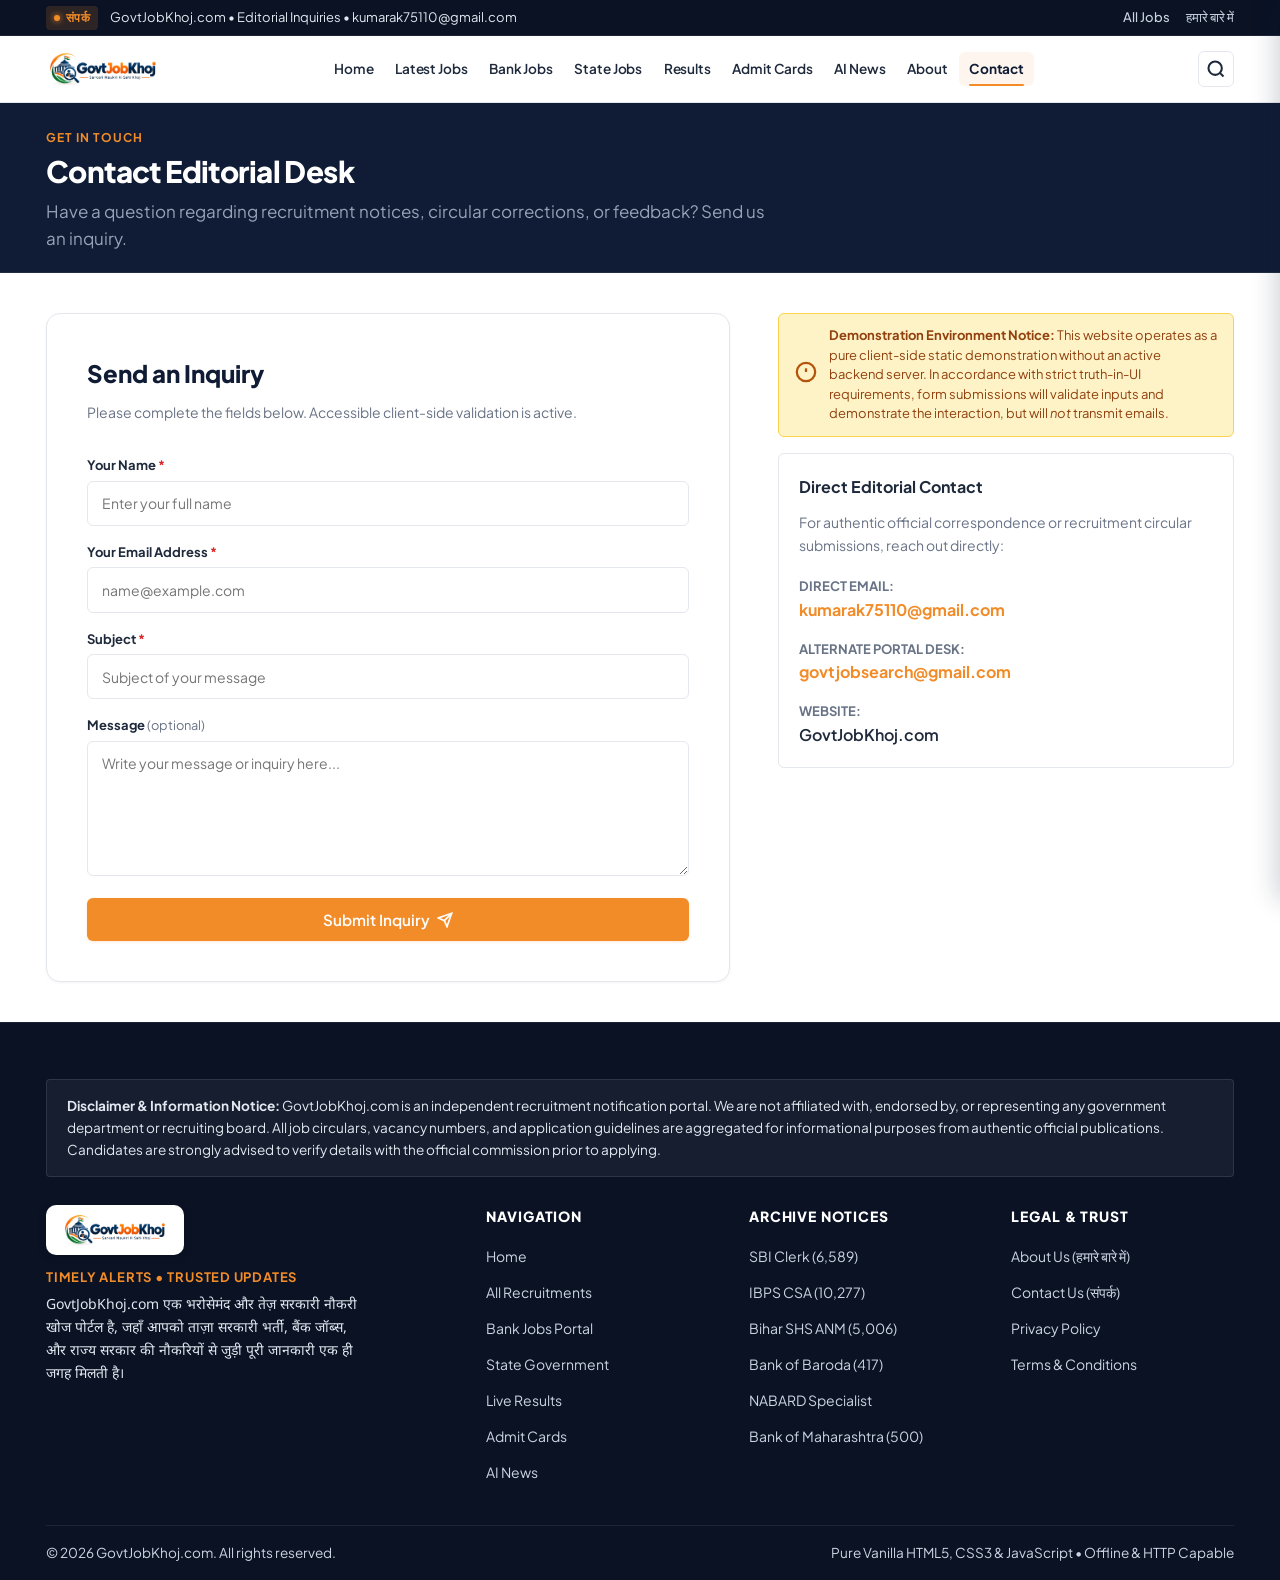
<file: contact.html>
<!DOCTYPE html>
<html lang="en">
<head>
  <meta charset="UTF-8">
  <meta name="viewport" content="width=device-width, initial-scale=1.0">
  <title>Contact Us (संपर्क करें) — GovtJobKhoj</title>
  <meta name="description" content="Get in touch with the GovtJobKhoj editorial desk for recruitment notification inquiries, corrections, or feedback.">
  <link rel="icon" type="image/png" sizes="32x32" href="assets/images/favicon-32x32.png">
  <link rel="icon" type="image/png" sizes="16x16" href="assets/images/favicon-16x16.png">
  <link rel="apple-touch-icon" sizes="180x180" href="assets/images/apple-touch-icon.png">
  <link rel="shortcut icon" href="assets/images/favicon.ico">

  <!-- Google Fonts -->
  <link rel="preconnect" href="https://fonts.googleapis.com">
  <link rel="preconnect" href="https://fonts.gstatic.com" crossorigin>
  <link href="https://fonts.googleapis.com/css2?family=Noto+Sans+Devanagari:wght@400;600;700&family=Plus+Jakarta+Sans:wght@400;500;600;700;800&display=swap" rel="stylesheet">

  <link rel="stylesheet" href="css/style.css">
<!-- Google tag (gtag.js) -->
<script async src="https://www.googletagmanager.com/gtag/js?id=G-NSG2EPYTP9"></script>
<script>
  window.dataLayer = window.dataLayer || [];
  function gtag(){dataLayer.push(arguments);}
  gtag('js', new Date());

  gtag('config', 'G-NSG2EPYTP9');
</script>
</head>
<body>
  <a href="#main-content" class="skip-to-content">Skip to main content</a>

  <div class="top-ticker" role="region" aria-label="Official Updates Ticker">
    <div class="container ticker-inner">
      <div class="ticker-left">
        <span class="ticker-badge">
          <span class="ticker-pulse"></span>
          संपर्क
        </span>
        <span class="ticker-text">
          GovtJobKhoj.com &bull; Editorial Inquiries &bull; kumarak75110@gmail.com
        </span>
      </div>
      <div class="ticker-right">
        <a href="jobs.html" class="ticker-link">All Jobs</a>
        <a href="about.html" class="ticker-link">हमारे बारे में</a>
      </div>
    </div>
  </div>

  <!-- Header -->
  <header class="site-header" role="banner">
    <div class="container header-inner">
      <a href="index.html" class="brand" aria-label="GovtJobKhoj — Timely Alerts Trusted Updates">
        <img src="assets/images/govtjobkhoj-logo.png" alt="GovtJobKhoj logo" class="brand-logo-img">
      </a>

      <nav class="desktop-nav" role="navigation" aria-label="Main Navigation">
        <a href="index.html" class="nav-link">Home</a>
        <a href="jobs.html" class="nav-link">Latest Jobs</a>
        <a href="bank-jobs.html" class="nav-link">Bank Jobs</a>
        <a href="state-jobs.html" class="nav-link">State Jobs</a>
        <a href="live-results.html" class="nav-link">Results</a>
        <a href="admit-cards.html" class="nav-link">Admit Cards</a>
        <a href="ai-news.html" class="nav-link">AI News</a>
        <a href="about.html" class="nav-link">About</a>
        <a href="contact.html" class="nav-link active">Contact</a>
      </nav>

      <div class="header-actions">
        <a href="jobs.html" class="btn-icon" aria-label="Search Recruitments">
          <svg width="20" height="20" viewBox="0 0 24 24" fill="none" stroke="currentColor" stroke-width="2.5"><circle cx="11" cy="11" r="8"></circle><line x1="21" y1="21" x2="16.65" y2="16.65"></line></svg>
        </a>
        <button type="button" class="btn-icon menu-toggle" aria-label="Open Mobile Menu" aria-expanded="false">
          <svg width="22" height="22" viewBox="0 0 24 24" fill="none" stroke="currentColor" stroke-width="2.5"><line x1="3" y1="12" x2="21" y2="12"></line><line x1="3" y1="6" x2="21" y2="6"></line><line x1="3" y1="18" x2="21" y2="18"></line></svg>
        </button>
      </div>
    </div>
  </header>

  <!-- Mobile Drawer -->
  <div class="mobile-drawer-overlay"></div>
  <aside class="mobile-drawer" role="dialog" aria-modal="true" aria-label="Mobile Navigation">
    <div class="drawer-header">
      <img src="assets/images/govtjobkhoj-logo.png" alt="GovtJobKhoj logo" class="drawer-logo">
      <button type="button" class="btn-icon drawer-close" aria-label="Close Mobile Menu">
        <svg width="20" height="20" viewBox="0 0 24 24" fill="none" stroke="currentColor" stroke-width="2.5"><line x1="18" y1="6" x2="6" y2="18"></line><line x1="6" y1="6" x2="18" y2="18"></line></svg>
      </button>
    </div>
    <nav class="drawer-nav">
      <a href="index.html" class="drawer-link">Home</a>
      <a href="jobs.html" class="drawer-link">Latest Jobs</a>
      <a href="bank-jobs.html" class="drawer-link">Bank Jobs</a>
      <a href="state-jobs.html" class="drawer-link">State Jobs</a>
      <a href="live-results.html" class="drawer-link">Live Results</a>
      <a href="admit-cards.html" class="drawer-link">Admit Cards</a>
      <a href="ai-news.html" class="drawer-link">AI News</a>
      <a href="about.html" class="drawer-link">About Us</a>
      <a href="contact.html" class="drawer-link active">Contact Us</a>
    </nav>
  </aside>

  <!-- Page Banner -->
  <section class="section-sm bg-midnight" style="border-bottom: 1px solid rgba(255,255,255,0.08);">
    <div class="container">
      <div class="eyebrow">GET IN TOUCH</div>
      <h1 class="section-title" style="color: var(--color-white); margin-bottom: 0.5rem;">Contact Editorial Desk</h1>
      <p style="color: #94A3B8; max-width: 720px; font-size: 1.0625rem;">
        Have a question regarding recruitment notices, circular corrections, or feedback? Send us an inquiry.
      </p>
    </div>
  </section>

  <!-- Main Content -->
  <main id="main-content" class="section">
    <div class="container">
      <div style="display: grid; grid-template-columns: 1.2fr 0.8fr; gap: 3rem; align-items: flex-start;">
        <!-- Contact Form Card -->
        <div style="background: var(--color-white); border: 1px solid var(--color-border); border-radius: var(--radius-lg); padding: 2.5rem; box-shadow: var(--shadow-subtle);">
          <h2 style="font-size: 1.5rem; font-weight: 800; color: var(--color-midnight); margin-bottom: 0.5rem;">
            Send an Inquiry
          </h2>
          <p style="font-size: 0.875rem; color: var(--color-muted-text); margin-bottom: 2rem;">
            Please complete the fields below. Accessible client-side validation is active.
          </p>

          <!-- Contact Feedback Alert Box -->
          <div id="contact-feedback" style="display: none; padding: 1rem; border-radius: var(--radius-sm); margin-bottom: 1.5rem; font-size: 0.875rem; line-height: 1.5;" role="status"></div>

          <form id="contact-form" novalidate>
            <!-- Name -->
            <div class="form-group">
              <label for="contact-name" class="form-label">
                Your Name <span class="required" aria-hidden="true">*</span>
              </label>
              <input type="text" id="contact-name" name="your-name" class="form-control" placeholder="Enter your full name" required autocomplete="name">
              <span id="name-error" class="form-error-msg" role="alert">Please enter your name.</span>
            </div>

            <!-- Email -->
            <div class="form-group">
              <label for="contact-email" class="form-label">
                Your Email Address <span class="required" aria-hidden="true">*</span>
              </label>
              <input type="email" id="contact-email" name="your-email" class="form-control" placeholder="name@example.com" required autocomplete="email">
              <span id="email-error" class="form-error-msg" role="alert">Please enter a valid email address.</span>
            </div>

            <!-- Subject -->
            <div class="form-group">
              <label for="contact-subject" class="form-label">
                Subject <span class="required" aria-hidden="true">*</span>
              </label>
              <input type="text" id="contact-subject" name="your-subject" class="form-control" placeholder="Subject of your message" required>
              <span id="subject-error" class="form-error-msg" role="alert">Please specify a subject for your inquiry.</span>
            </div>

            <!-- Message -->
            <div class="form-group">
              <label for="contact-message" class="form-label">
                Message <span style="font-size: 0.8rem; font-weight: normal; color: var(--color-muted-text);">(optional)</span>
              </label>
              <textarea id="contact-message" name="your-message" rows="5" class="form-control" placeholder="Write your message or inquiry here..."></textarea>
            </div>

            <button type="submit" class="btn btn-primary btn-lg" style="width: 100%;">
              Submit Inquiry
              <svg width="16" height="16" viewBox="0 0 24 24" fill="none" stroke="currentColor" stroke-width="2.5"><line x1="22" y1="2" x2="11" y2="13"></line><polygon points="22 2 15 22 11 13 2 9 22 2"></polygon></svg>
            </button>
          </form>
        </div>

        <!-- Contact Information & Demo Transparency Sidebar -->
        <aside class="detail-sidebar" style="position: static;">
          <!-- Demo Transparency Card -->
          <div class="notice-box" style="margin-top: 0;" role="note">
            <div class="notice-icon">
              <svg width="22" height="22" viewBox="0 0 24 24" fill="none" stroke="currentColor" stroke-width="2.5"><circle cx="12" cy="12" r="10"></circle><line x1="12" y1="8" x2="12" y2="12"></line><line x1="12" y1="16" x2="12.01" y2="16"></line></svg>
            </div>
            <div class="notice-text">
              <strong>Demonstration Environment Notice:</strong> This website operates as a pure client-side static demonstration without an active backend server. In accordance with strict truth-in-UI requirements, form submissions will validate inputs and demonstrate the interaction, but will <em>not</em> transmit emails.
            </div>
          </div>

          <!-- Official Inquiries Card -->
          <div class="action-card">
            <h3 class="action-card-title">Direct Editorial Contact</h3>
            <p style="font-size: 0.875rem; color: var(--color-muted-text); margin-bottom: 1.25rem;">
              For authentic official correspondence or recruitment circular submissions, reach out directly:
            </p>
            <div style="display: flex; flex-direction: column; gap: 1rem;">
              <div>
                <strong style="display: block; font-size: 0.8125rem; color: var(--color-muted-text); text-transform: uppercase;">Direct Email:</strong>
                <a href="mailto:kumarak75110@gmail.com" style="color: var(--color-saffron); font-weight: 700; word-break: break-all;">kumarak75110@gmail.com</a>
              </div>
              <div>
                <strong style="display: block; font-size: 0.8125rem; color: var(--color-muted-text); text-transform: uppercase;">Alternate Portal Desk:</strong>
                <a href="mailto:govtjobsearch@gmail.com" style="color: var(--color-saffron); font-weight: 700; word-break: break-all;">govtjobsearch@gmail.com</a>
              </div>
              <div>
                <strong style="display: block; font-size: 0.8125rem; color: var(--color-muted-text); text-transform: uppercase;">Website:</strong>
                <span style="color: var(--color-dark-text); font-weight: 600;">GovtJobKhoj.com</span>
              </div>
            </div>
          </div>
        </aside>
      </div>
    </div>
  </main>

  <!-- Site Footer -->
  <footer class="site-footer" role="contentinfo">
    <div class="container">
      <!-- Legal Notice Card -->
      <div class="footer-disclaimer-card">
        <strong>Disclaimer &amp; Information Notice:</strong> GovtJobKhoj.com is an independent recruitment notification portal. We are not affiliated with, endorsed by, or representing any government department or recruiting board. All job circulars, vacancy numbers, and application guidelines are aggregated for informational purposes from authentic official publications. Candidates are strongly advised to verify details with the official commission prior to applying.
      </div>

      <div class="footer-grid">
        <!-- Brand Info -->
        <div>
          <div class="footer-logo-container">
            <img src="assets/images/govtjobkhoj-logo.png" alt="GovtJobKhoj logo" class="footer-brand-logo">
          </div>
          <div class="footer-tagline">Timely Alerts &bull; Trusted Updates</div>
          <p class="footer-desc hindi-text">
            GovtJobKhoj.com एक भरोसेमंद और तेज़ सरकारी नौकरी खोज पोर्टल है, जहाँ आपको ताज़ा सरकारी भर्ती, बैंक जॉब्स, और राज्य सरकार की नौकरियों से जुड़ी पूरी जानकारी एक ही जगह मिलती है।
          </p>
        </div>

        <!-- Quick Links -->
        <div>
          <h4 class="footer-col-title">Navigation</h4>
          <ul class="footer-links-list">
            <li><a href="index.html" class="footer-link">Home</a></li>
            <li><a href="jobs.html" class="footer-link">All Recruitments</a></li>
            <li><a href="bank-jobs.html" class="footer-link">Bank Jobs Portal</a></li>
            <li><a href="state-jobs.html" class="footer-link">State Government</a></li>
            <li><a href="live-results.html" class="footer-link">Live Results</a></li>
            <li><a href="admit-cards.html" class="footer-link">Admit Cards</a></li>
            <li><a href="ai-news.html" class="footer-link">AI News</a></li>
          </ul>
        </div>

        <!-- Featured Recruitments -->
        <div>
          <h4 class="footer-col-title">Archive Notices</h4>
          <ul class="footer-links-list">
            <li><a href="job-details.html?id=85" class="footer-link">SBI Clerk (6,589)</a></li>
            <li><a href="job-details.html?id=60" class="footer-link">IBPS CSA (10,277)</a></li>
            <li><a href="job-details.html?id=124" class="footer-link">Bihar SHS ANM (5,006)</a></li>
            <li><a href="job-details.html?id=95" class="footer-link">Bank of Baroda (417)</a></li>
            <li><a href="job-details.html?id=117" class="footer-link">NABARD Specialist</a></li>
            <li><a href="job-details.html?id=107" class="footer-link">Bank of Maharashtra (500)</a></li>
          </ul>
        </div>

        <!-- Legal & About -->
        <div>
          <h4 class="footer-col-title">Legal &amp; Trust</h4>
          <ul class="footer-links-list">
            <li><a href="about.html" class="footer-link">About Us (हमारे बारे में)</a></li>
            <li><a href="contact.html" class="footer-link">Contact Us (संपर्क)</a></li>
            <li><a href="privacy-policy.html" class="footer-link">Privacy Policy</a></li>
            <li><a href="terms-conditions.html" class="footer-link">Terms &amp; Conditions</a></li>
          </ul>
        </div>
      </div>

      <div class="footer-bottom">
        <div>
          &copy; <span id="current-year">2026</span> GovtJobKhoj.com. All rights reserved.
        </div>
        <div>
          Pure Vanilla HTML5, CSS3 &amp; JavaScript &bull; Offline &amp; HTTP Capable
        </div>
      </div>
    </div>
  </footer>

  <button type="button" class="back-to-top" aria-label="Back to top">
    <svg width="20" height="20" viewBox="0 0 24 24" fill="none" stroke="currentColor" stroke-width="2.5"><polyline points="18 15 12 9 6 15"></polyline></svg>
  </button>

  <script src="js/data.js"></script>
  <script src="js/app.js"></script>
  <script>
    // Client-side Contact Form Validation & Transparent Feedback Handler
    document.addEventListener('DOMContentLoaded', () => {
      const form = document.getElementById('contact-form');
      const feedback = document.getElementById('contact-feedback');

      if (!form) return;

      form.addEventListener('submit', (e) => {
        e.preventDefault();

        const nameInput = document.getElementById('contact-name');
        const emailInput = document.getElementById('contact-email');
        const subjectInput = document.getElementById('contact-subject');

        let isValid = true;

        // Name check
        if (!nameInput.value.trim()) {
          showError('name-error', nameInput);
          isValid = false;
        } else {
          clearError('name-error', nameInput);
        }

        // Email check
        const emailRegex = /^[^\s@]+@[^\s@]+\.[^\s@]+$/;
        if (!emailInput.value.trim() || !emailRegex.test(emailInput.value.trim())) {
          showError('email-error', emailInput);
          isValid = false;
        } else {
          clearError('email-error', emailInput);
        }

        // Subject check
        if (!subjectInput.value.trim()) {
          showError('subject-error', subjectInput);
          isValid = false;
        } else {
          clearError('subject-error', subjectInput);
        }

        if (isValid) {
          // Transparently state that in this static demonstration, messages are not transmitted to a live server
          feedback.style.display = 'block';
          feedback.style.backgroundColor = '#FEF3C7';
          feedback.style.color = '#92400E';
          feedback.style.border = '1px solid #FCD34D';
          feedback.innerHTML = `
            <strong>Form Validated Successfully:</strong> Thank you, <em>${escapeHtml(nameInput.value.trim())}</em>. 
            Please note that in this static demonstration environment without a live backend server, your message has not been transmitted over the internet. 
            For genuine inquiries, please email the editorial team directly at <a href="mailto:kumarak75110@gmail.com" style="text-decoration: underline; font-weight: 700; color: #92400E;">kumarak75110@gmail.com</a>.
          `;
          form.reset();
        } else {
          feedback.style.display = 'block';
          feedback.style.backgroundColor = '#FEE2E2';
          feedback.style.color = '#991B1B';
          feedback.style.border = '1px solid #FCA5A5';
          feedback.innerHTML = `<strong>Submission Error:</strong> Please correct the highlighted errors above.`;
        }
      });

      function showError(id, input) {
        document.getElementById(id).classList.add('visible');
        input.classList.add('error');
      }

      function clearError(id, input) {
        document.getElementById(id).classList.remove('visible');
        input.classList.remove('error');
      }

      function escapeHtml(str) {
        return str.replace(/&/g, '&amp;').replace(/</g, '&lt;').replace(/>/g, '&gt;').replace(/"/g, '&quot;');
      }
    });
  </script>
</body>
</html>
</file>
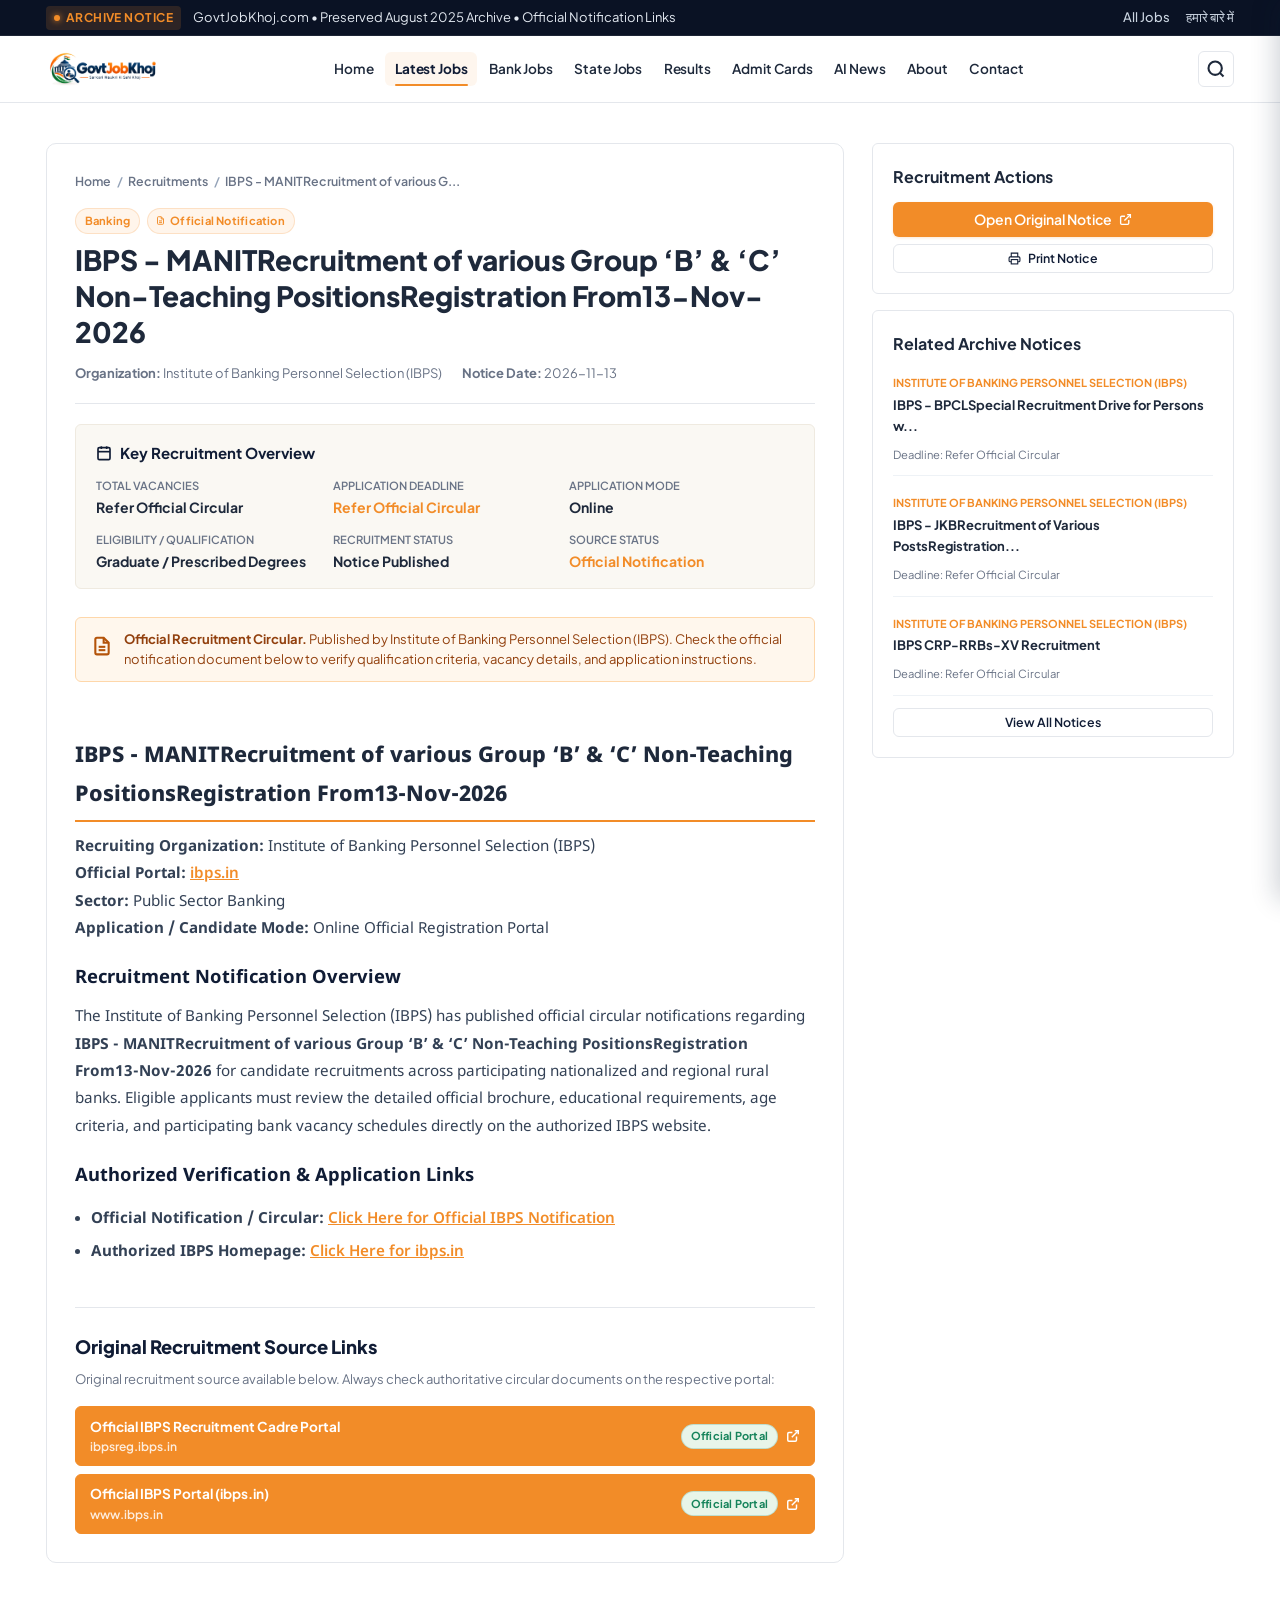
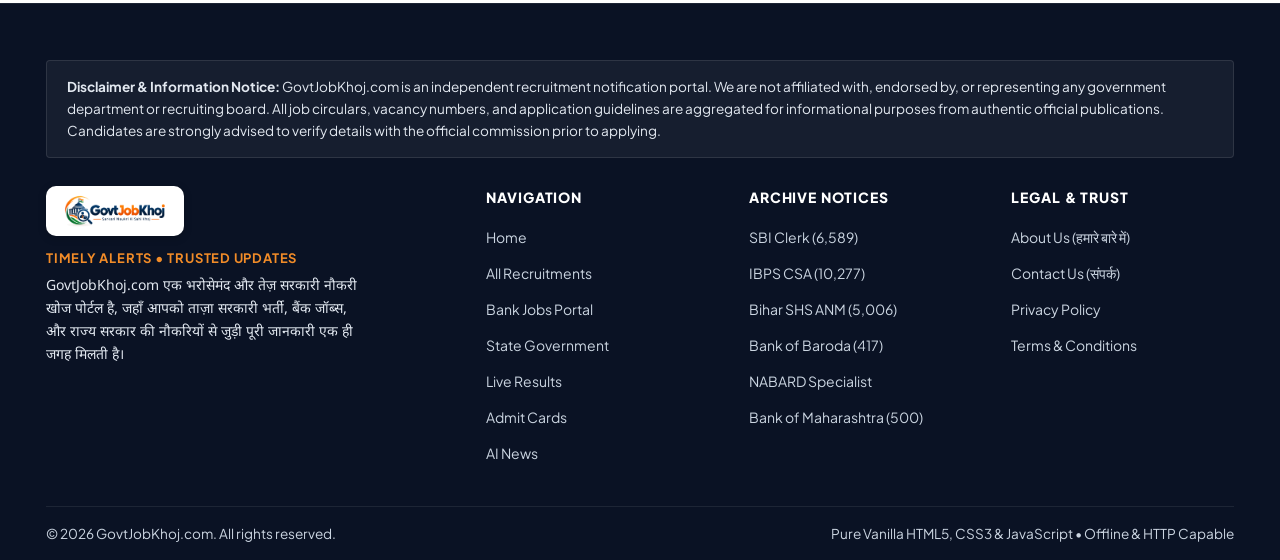
<file: job-details.html>
<!DOCTYPE html>
<html lang="en">
<head>
  <meta charset="UTF-8">
  <meta name="viewport" content="width=device-width, initial-scale=1.0">
  <title>Recruitment Details &amp; Official Notification — GovtJobKhoj</title>
  <meta name="description" content="View verified government recruitment details, eligibility criteria, application process, and official circular links.">
  <link rel="icon" type="image/png" sizes="32x32" href="assets/images/favicon-32x32.png">
  <link rel="icon" type="image/png" sizes="16x16" href="assets/images/favicon-16x16.png">
  <link rel="apple-touch-icon" sizes="180x180" href="assets/images/apple-touch-icon.png">
  <link rel="shortcut icon" href="assets/images/favicon.ico">

  <!-- Google Fonts -->
  <link rel="preconnect" href="https://fonts.googleapis.com">
  <link rel="preconnect" href="https://fonts.gstatic.com" crossorigin>
  <link href="https://fonts.googleapis.com/css2?family=Noto+Sans+Devanagari:wght@400;600;700&family=Plus+Jakarta+Sans:wght@400;500;600;700;800&display=swap" rel="stylesheet">

  <link rel="stylesheet" href="css/style.css">
<!-- Google tag (gtag.js) -->
<script async src="https://www.googletagmanager.com/gtag/js?id=G-NSG2EPYTP9"></script>
<script>
  window.dataLayer = window.dataLayer || [];
  function gtag(){dataLayer.push(arguments);}
  gtag('js', new Date());

  gtag('config', 'G-NSG2EPYTP9');
</script>
</head>
<body>
  <a href="#main-content" class="skip-to-content">Skip to main content</a>

  <!-- Top Alert / Verification Ticker -->
  <div class="top-ticker" role="region" aria-label="Official Updates Ticker">
    <div class="container ticker-inner">
      <div class="ticker-left">
        <span class="ticker-badge">
          <span class="ticker-pulse"></span>
          Archive Notice
        </span>
        <span class="ticker-text">
          GovtJobKhoj.com &bull; Preserved August 2025 Archive &bull; Official Notification Links
        </span>
      </div>
      <div class="ticker-right">
        <a href="jobs.html" class="ticker-link">All Jobs</a>
        <a href="about.html" class="ticker-link">हमारे बारे में</a>
      </div>
    </div>
  </div>

  <!-- Header -->
  <header class="site-header" role="banner">
    <div class="container header-inner">
      <a href="index.html" class="brand" aria-label="GovtJobKhoj — Timely Alerts Trusted Updates">
        <img src="assets/images/govtjobkhoj-logo.png" alt="GovtJobKhoj logo" class="brand-logo-img">
      </a>

      <nav class="desktop-nav" role="navigation" aria-label="Main Navigation">
        <a href="index.html" class="nav-link">Home</a>
        <a href="jobs.html" class="nav-link active">Latest Jobs</a>
        <a href="bank-jobs.html" class="nav-link">Bank Jobs</a>
        <a href="state-jobs.html" class="nav-link">State Jobs</a>
        <a href="live-results.html" class="nav-link">Results</a>
        <a href="admit-cards.html" class="nav-link">Admit Cards</a>
        <a href="ai-news.html" class="nav-link">AI News</a>
        <a href="about.html" class="nav-link">About</a>
        <a href="contact.html" class="nav-link">Contact</a>
      </nav>

      <div class="header-actions">
        <a href="jobs.html" class="btn-icon" aria-label="Search Recruitments">
          <svg width="20" height="20" viewBox="0 0 24 24" fill="none" stroke="currentColor" stroke-width="2.5"><circle cx="11" cy="11" r="8"></circle><line x1="21" y1="21" x2="16.65" y2="16.65"></line></svg>
        </a>
        <button type="button" class="btn-icon menu-toggle" aria-label="Open Mobile Menu" aria-expanded="false">
          <svg width="22" height="22" viewBox="0 0 24 24" fill="none" stroke="currentColor" stroke-width="2.5"><line x1="3" y1="12" x2="21" y2="12"></line><line x1="3" y1="6" x2="21" y2="6"></line><line x1="3" y1="18" x2="21" y2="18"></line></svg>
        </button>
      </div>
    </div>
  </header>

  <!-- Mobile Drawer -->
  <div class="mobile-drawer-overlay"></div>
  <aside class="mobile-drawer" role="dialog" aria-modal="true" aria-label="Mobile Navigation">
    <div class="drawer-header">
      <img src="assets/images/govtjobkhoj-logo.png" alt="GovtJobKhoj logo" class="drawer-logo">
      <button type="button" class="btn-icon drawer-close" aria-label="Close Mobile Menu">
        <svg width="20" height="20" viewBox="0 0 24 24" fill="none" stroke="currentColor" stroke-width="2.5"><line x1="18" y1="6" x2="6" y2="18"></line><line x1="6" y1="6" x2="18" y2="18"></line></svg>
      </button>
    </div>
    <nav class="drawer-nav">
      <a href="index.html" class="drawer-link">Home</a>
      <a href="jobs.html" class="drawer-link active">Latest Jobs</a>
      <a href="bank-jobs.html" class="drawer-link">Bank Jobs</a>
      <a href="state-jobs.html" class="drawer-link">State Jobs</a>
      <a href="live-results.html" class="drawer-link">Live Results</a>
      <a href="admit-cards.html" class="drawer-link">Admit Cards</a>
      <a href="ai-news.html" class="drawer-link">AI News</a>
      <a href="about.html" class="drawer-link">About Us</a>
      <a href="contact.html" class="drawer-link">Contact Us</a>
      <a href="privacy-policy.html" class="drawer-link">Privacy Policy</a>
      <a href="terms-conditions.html" class="drawer-link">Terms &amp; Conditions</a>
    </nav>
  </aside>

  <!-- Main Content Area -->
  <div id="main-content" class="section">
    <div class="container" id="job-detail-root">
      <!-- Loading State Fallback -->
      <div class="empty-state-box">
        <div class="empty-state-icon">
          <svg width="32" height="32" viewBox="0 0 24 24" fill="none" stroke="currentColor" stroke-width="2"><circle cx="12" cy="12" r="10"></circle><polyline points="12 6 12 12 16 14"></polyline></svg>
        </div>
        <h2 class="empty-state-title">Loading Recruitment Notice...</h2>
        <p class="empty-state-desc">Fetching verified circular data and official links from local dataset.</p>
      </div>
    </div>
  </div>

  <!-- Site Footer -->
  <footer class="site-footer" role="contentinfo">
    <div class="container">
      <!-- Legal Notice Card -->
      <div class="footer-disclaimer-card">
        <strong>Disclaimer &amp; Information Notice:</strong> GovtJobKhoj.com is an independent recruitment notification portal. We are not affiliated with, endorsed by, or representing any government department or recruiting board. All job circulars, vacancy numbers, and application guidelines are aggregated for informational purposes from authentic official publications. Candidates are strongly advised to verify details with the official commission prior to applying.
      </div>

      <div class="footer-grid">
        <!-- Brand Info -->
        <div>
          <div class="footer-logo-container">
            <img src="assets/images/govtjobkhoj-logo.png" alt="GovtJobKhoj logo" class="footer-brand-logo">
          </div>
          <div class="footer-tagline">Timely Alerts &bull; Trusted Updates</div>
          <p class="footer-desc hindi-text">
            GovtJobKhoj.com एक भरोसेमंद और तेज़ सरकारी नौकरी खोज पोर्टल है, जहाँ आपको ताज़ा सरकारी भर्ती, बैंक जॉब्स, और राज्य सरकार की नौकरियों से जुड़ी पूरी जानकारी एक ही जगह मिलती है।
          </p>
        </div>

        <!-- Quick Links -->
        <div>
          <h4 class="footer-col-title">Navigation</h4>
          <ul class="footer-links-list">
            <li><a href="index.html" class="footer-link">Home</a></li>
            <li><a href="jobs.html" class="footer-link">All Recruitments</a></li>
            <li><a href="bank-jobs.html" class="footer-link">Bank Jobs Portal</a></li>
            <li><a href="state-jobs.html" class="footer-link">State Government</a></li>
            <li><a href="live-results.html" class="footer-link">Live Results</a></li>
            <li><a href="admit-cards.html" class="footer-link">Admit Cards</a></li>
            <li><a href="ai-news.html" class="footer-link">AI News</a></li>
          </ul>
        </div>

        <!-- Featured Recruitments -->
        <div>
          <h4 class="footer-col-title">Archive Notices</h4>
          <ul class="footer-links-list">
            <li><a href="job-details.html?id=85" class="footer-link">SBI Clerk (6,589)</a></li>
            <li><a href="job-details.html?id=60" class="footer-link">IBPS CSA (10,277)</a></li>
            <li><a href="job-details.html?id=124" class="footer-link">Bihar SHS ANM (5,006)</a></li>
            <li><a href="job-details.html?id=95" class="footer-link">Bank of Baroda (417)</a></li>
            <li><a href="job-details.html?id=117" class="footer-link">NABARD Specialist</a></li>
            <li><a href="job-details.html?id=107" class="footer-link">Bank of Maharashtra (500)</a></li>
          </ul>
        </div>

        <!-- Legal & About -->
        <div>
          <h4 class="footer-col-title">Legal &amp; Trust</h4>
          <ul class="footer-links-list">
            <li><a href="about.html" class="footer-link">About Us (हमारे बारे में)</a></li>
            <li><a href="contact.html" class="footer-link">Contact Us (संपर्क)</a></li>
            <li><a href="privacy-policy.html" class="footer-link">Privacy Policy</a></li>
            <li><a href="terms-conditions.html" class="footer-link">Terms &amp; Conditions</a></li>
          </ul>
        </div>
      </div>

      <div class="footer-bottom">
        <div>
          &copy; <span id="current-year">2026</span> GovtJobKhoj.com. All rights reserved.
        </div>
        <div>
          Pure Vanilla HTML5, CSS3 &amp; JavaScript &bull; Offline &amp; HTTP Capable
        </div>
      </div>
    </div>
  </footer>

  <button type="button" class="back-to-top" aria-label="Back to top">
    <svg width="20" height="20" viewBox="0 0 24 24" fill="none" stroke="currentColor" stroke-width="2.5"><polyline points="18 15 12 9 6 15"></polyline></svg>
  </button>

  <script src="js/data.js"></script>
  <script src="js/app.js"></script>
  <script src="js/jobs.js"></script>
</body>
</html>
</file>
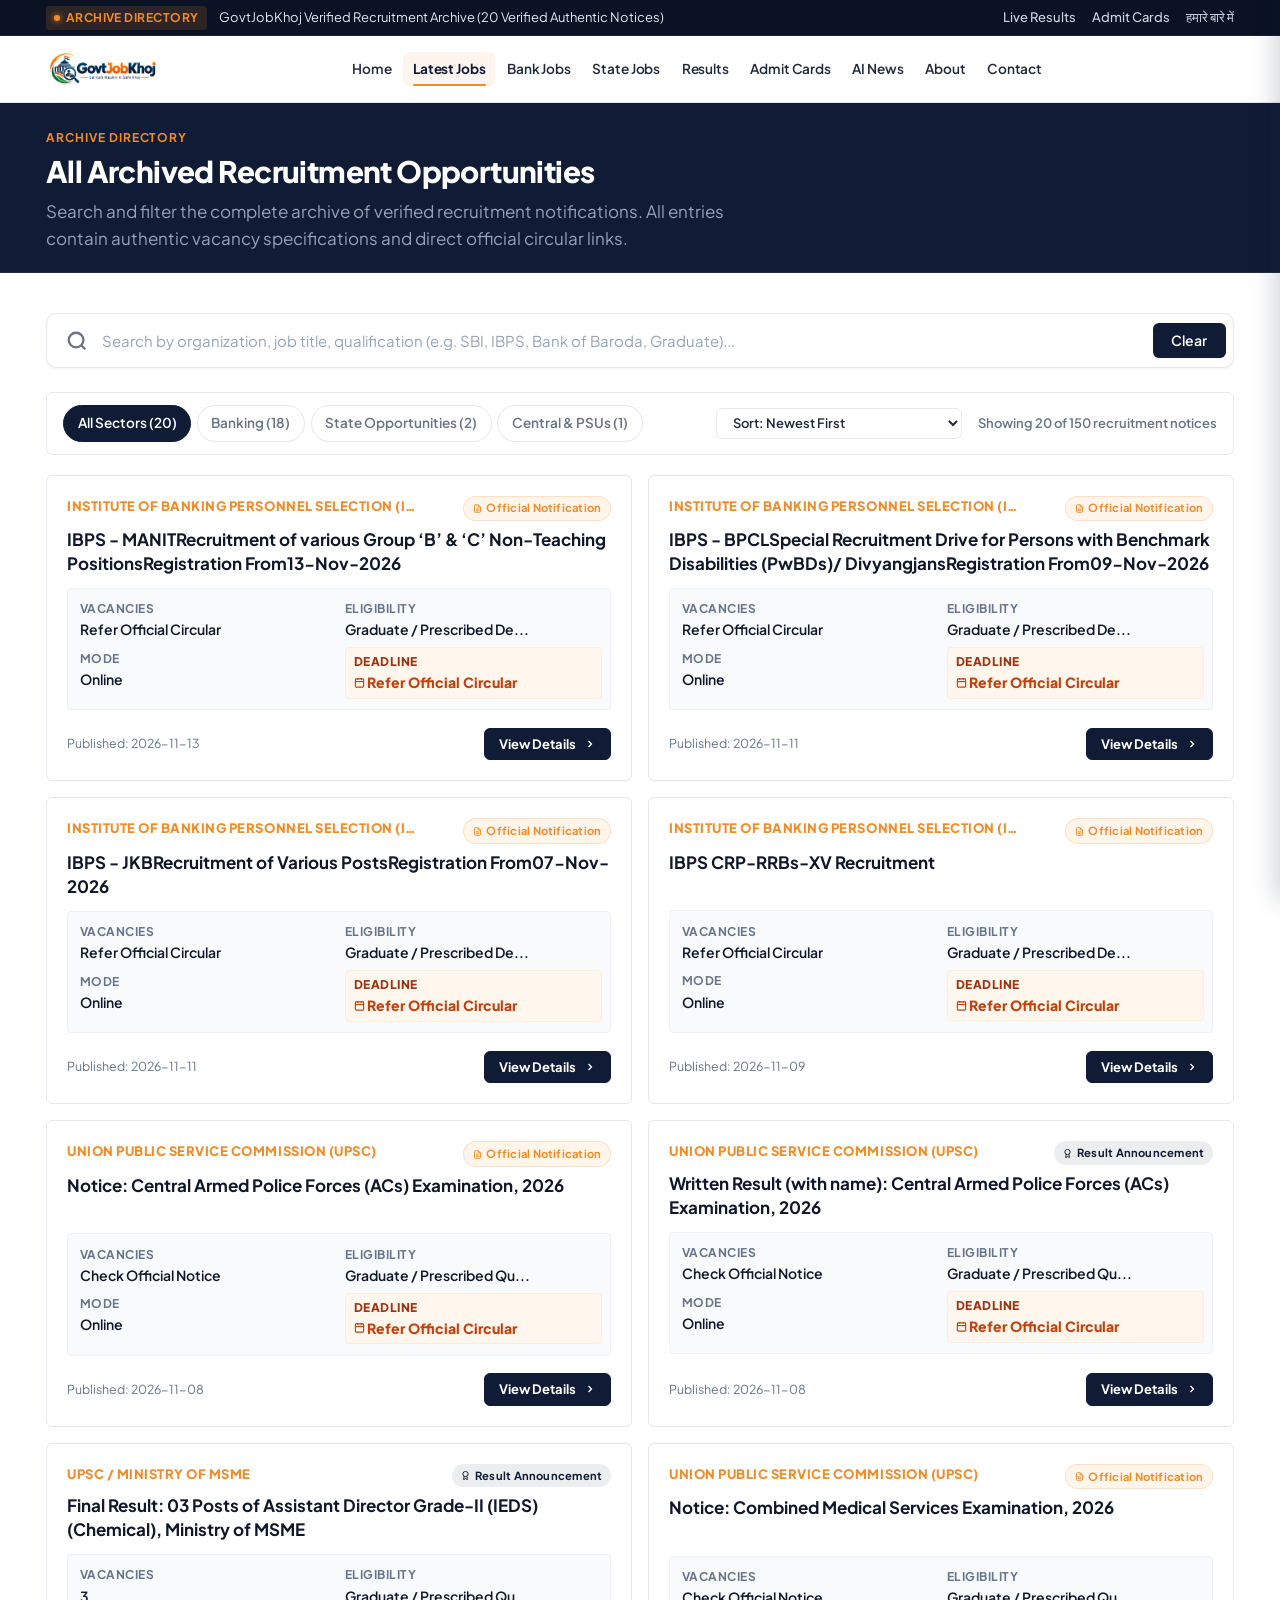
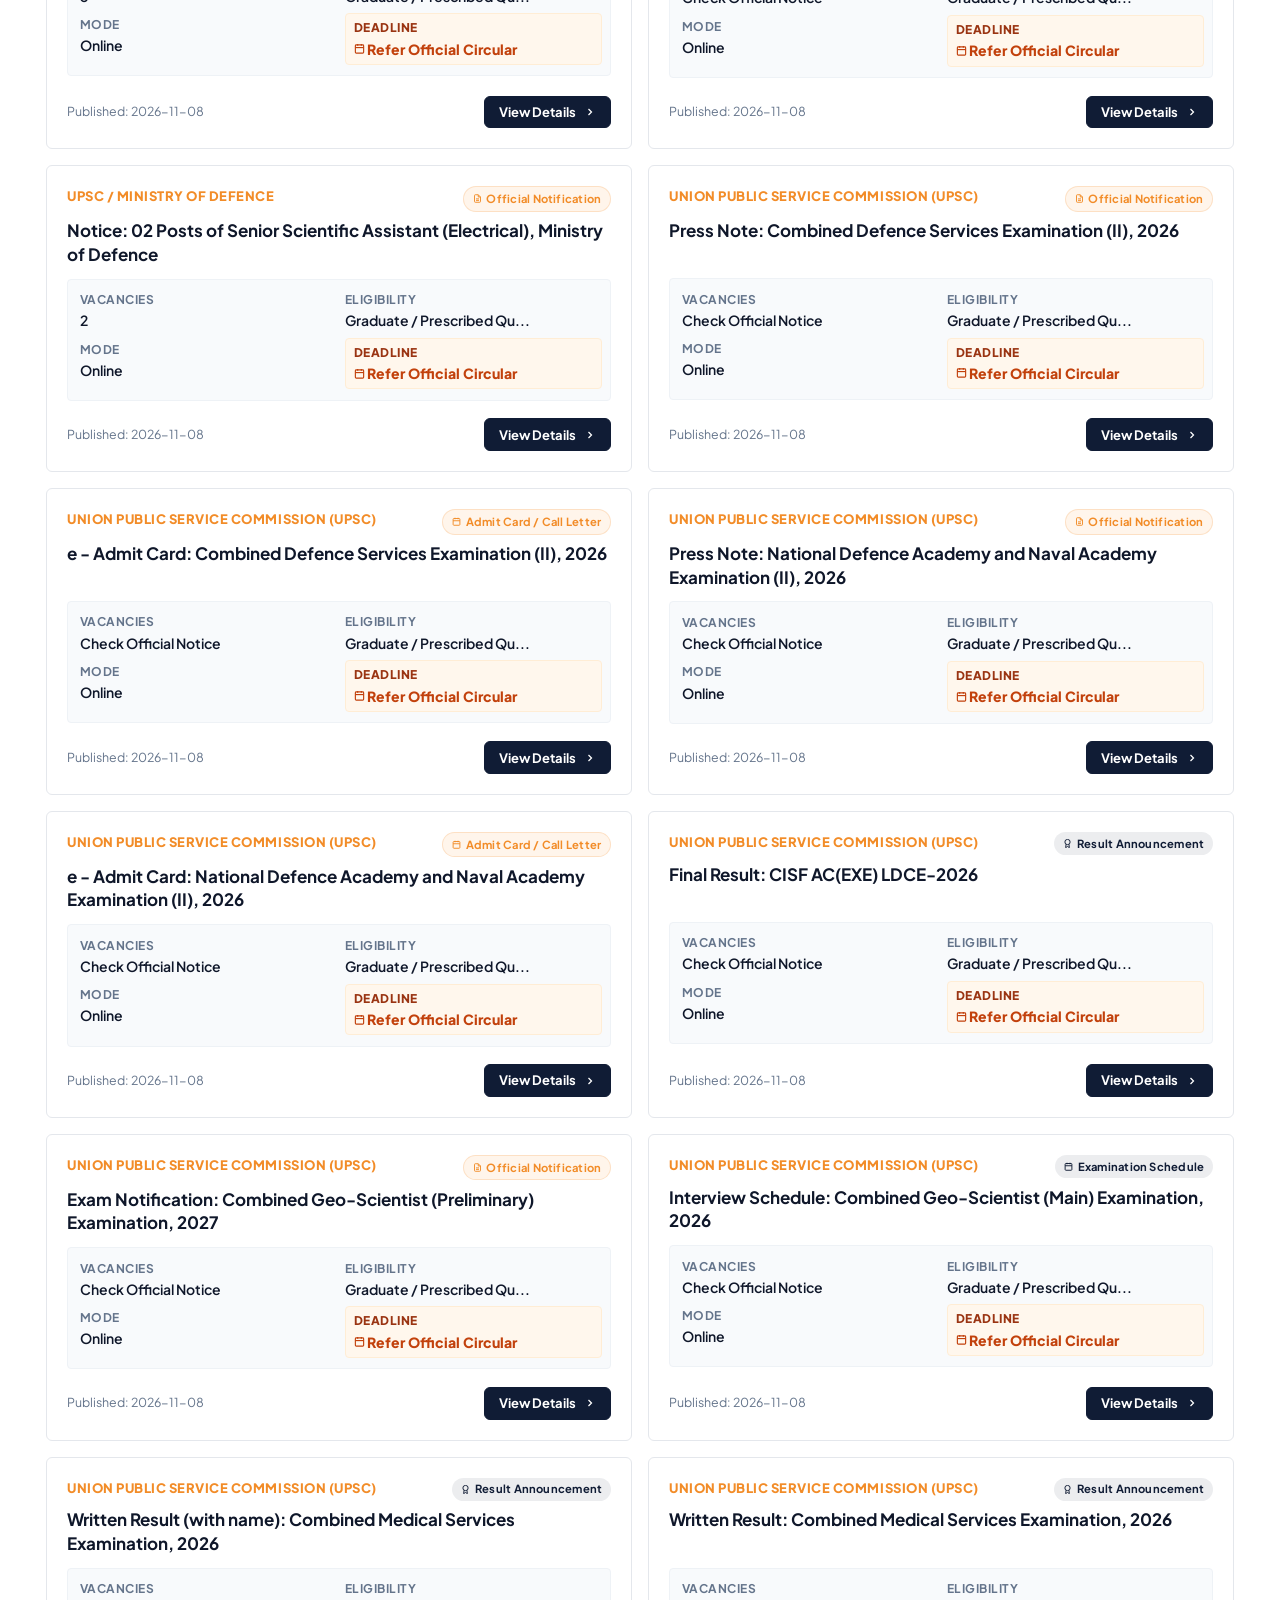
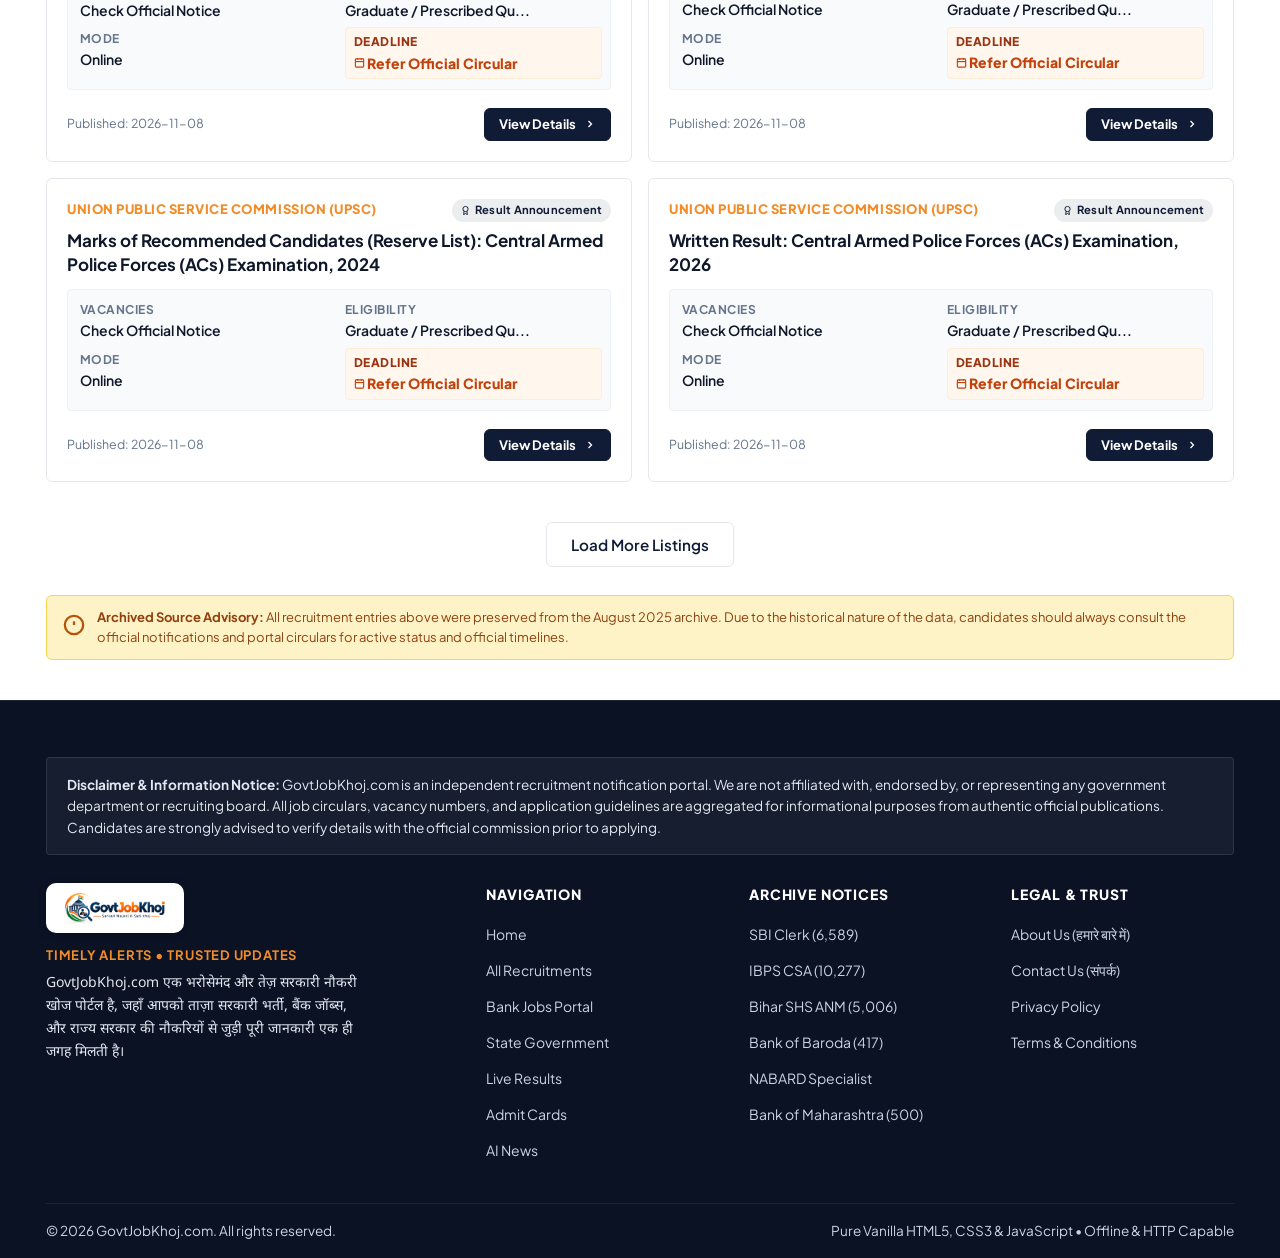
<file: jobs.html>
<!DOCTYPE html>
<html lang="en">
<head>
  <meta charset="UTF-8">
  <meta name="viewport" content="width=device-width, initial-scale=1.0">
  <title>All Recruitment Opportunities — GovtJobKhoj</title>
  <meta name="description" content="Explore verified government recruitment notifications across banking, state, and central departments. Search by vacancy, deadline, and eligibility.">
  <link rel="icon" type="image/png" sizes="32x32" href="assets/images/favicon-32x32.png">
  <link rel="icon" type="image/png" sizes="16x16" href="assets/images/favicon-16x16.png">
  <link rel="apple-touch-icon" sizes="180x180" href="assets/images/apple-touch-icon.png">
  <link rel="shortcut icon" href="assets/images/favicon.ico">

  <!-- Google Fonts -->
  <link rel="preconnect" href="https://fonts.googleapis.com">
  <link rel="preconnect" href="https://fonts.gstatic.com" crossorigin>
  <link href="https://fonts.googleapis.com/css2?family=Noto+Sans+Devanagari:wght@400;600;700&family=Plus+Jakarta+Sans:wght@400;500;600;700;800&display=swap" rel="stylesheet">

  <link rel="stylesheet" href="css/style.css">
<!-- Google tag (gtag.js) -->
<script async src="https://www.googletagmanager.com/gtag/js?id=G-NSG2EPYTP9"></script>
<script>
  window.dataLayer = window.dataLayer || [];
  function gtag(){dataLayer.push(arguments);}
  gtag('js', new Date());

  gtag('config', 'G-NSG2EPYTP9');
</script>
</head>
<body>
  <a href="#main-content" class="skip-to-content">Skip to main content</a>

  <!-- Top Alert / Verification Ticker -->
  <div class="top-ticker" role="region" aria-label="Official Updates Ticker">
    <div class="container ticker-inner">
      <div class="ticker-left">
        <span class="ticker-badge">
          <span class="ticker-pulse"></span>
          Archive Directory
        </span>
        <span class="ticker-text">
          GovtJobKhoj Verified Recruitment Archive (20 Verified Authentic Notices)
        </span>
      </div>
      <div class="ticker-right">
        <a href="live-results.html" class="ticker-link">Live Results</a>
        <a href="admit-cards.html" class="ticker-link">Admit Cards</a>
        <a href="about.html" class="ticker-link">हमारे बारे में</a>
      </div>
    </div>
  </div>

  <!-- Header -->
  <header class="site-header" role="banner">
    <div class="container header-inner">
      <a href="index.html" class="brand" aria-label="GovtJobKhoj — Timely Alerts Trusted Updates">
        <img src="assets/images/govtjobkhoj-logo.png" alt="GovtJobKhoj logo" class="brand-logo-img">
      </a>

      <nav class="desktop-nav" role="navigation" aria-label="Main Navigation">
        <a href="index.html" class="nav-link">Home</a>
        <a href="jobs.html" class="nav-link active">Latest Jobs</a>
        <a href="bank-jobs.html" class="nav-link">Bank Jobs</a>
        <a href="state-jobs.html" class="nav-link">State Jobs</a>
        <a href="live-results.html" class="nav-link">Results</a>
        <a href="admit-cards.html" class="nav-link">Admit Cards</a>
        <a href="ai-news.html" class="nav-link">AI News</a>
        <a href="about.html" class="nav-link">About</a>
        <a href="contact.html" class="nav-link">Contact</a>
      </nav>

      <div class="header-actions">
        <button type="button" class="btn-icon menu-toggle" aria-label="Open Mobile Menu" aria-expanded="false">
          <svg width="22" height="22" viewBox="0 0 24 24" fill="none" stroke="currentColor" stroke-width="2.5"><line x1="3" y1="12" x2="21" y2="12"></line><line x1="3" y1="6" x2="21" y2="6"></line><line x1="3" y1="18" x2="21" y2="18"></line></svg>
        </button>
      </div>
    </div>
  </header>

  <!-- Mobile Drawer -->
  <div class="mobile-drawer-overlay"></div>
  <aside class="mobile-drawer" role="dialog" aria-modal="true" aria-label="Mobile Navigation">
    <div class="drawer-header">
      <img src="assets/images/govtjobkhoj-logo.png" alt="GovtJobKhoj logo" class="drawer-logo">
      <button type="button" class="btn-icon drawer-close" aria-label="Close Mobile Menu">
        <svg width="20" height="20" viewBox="0 0 24 24" fill="none" stroke="currentColor" stroke-width="2.5"><line x1="18" y1="6" x2="6" y2="18"></line><line x1="6" y1="6" x2="18" y2="18"></line></svg>
      </button>
    </div>
    <nav class="drawer-nav">
      <a href="index.html" class="drawer-link">Home</a>
      <a href="jobs.html" class="drawer-link active">Latest Jobs</a>
      <a href="bank-jobs.html" class="drawer-link">Bank Jobs</a>
      <a href="state-jobs.html" class="drawer-link">State Jobs</a>
      <a href="live-results.html" class="drawer-link">Live Results</a>
      <a href="admit-cards.html" class="drawer-link">Admit Cards</a>
      <a href="ai-news.html" class="drawer-link">AI News</a>
      <a href="about.html" class="drawer-link">About Us</a>
      <a href="contact.html" class="drawer-link">Contact Us</a>
      <a href="privacy-policy.html" class="drawer-link">Privacy Policy</a>
      <a href="terms-conditions.html" class="drawer-link">Terms &amp; Conditions</a>
    </nav>
  </aside>

  <!-- Page Banner -->
  <section class="section-sm bg-midnight" style="border-bottom: 1px solid rgba(255,255,255,0.08);">
    <div class="container">
      <div class="eyebrow">ARCHIVE DIRECTORY</div>
      <h1 class="section-title" style="color: var(--color-white); margin-bottom: 0.5rem;">All Archived Recruitment Opportunities</h1>
      <p style="color: #94A3B8; max-width: 720px; font-size: 1.0625rem;">
        Search and filter the complete archive of verified recruitment notifications. All entries contain authentic vacancy specifications and direct official circular links.
      </p>
    </div>
  </section>

  <!-- Search & Catalog Main -->
  <main id="main-content" class="section">
    <div class="container">
      <!-- Search Input Box -->
      <div style="margin-bottom: 1.5rem;">
        <div class="hero-search-box" style="box-shadow: var(--shadow-subtle); border: 1px solid var(--color-border);">
          <div class="search-icon-wrapper">
            <svg width="22" height="22" viewBox="0 0 24 24" fill="none" stroke="currentColor" stroke-width="2.5"><circle cx="11" cy="11" r="8"></circle><line x1="21" y1="21" x2="16.65" y2="16.65"></line></svg>
          </div>
          <input type="text" id="jobs-search-input" class="hero-search-input" placeholder="Search by organization, job title, qualification (e.g. SBI, IBPS, Bank of Baroda, Graduate)..." aria-label="Search jobs directory">
          <button type="button" class="btn btn-navy" onclick="resetFilters()">
            Clear
          </button>
        </div>
      </div>

      <!-- Filter & Sort Toolbar -->
      <div class="jobs-filter-toolbar">
        <div class="filter-pills-group" role="group" aria-label="Category Filters">
          <button class="filter-btn active" data-category="all">All Sectors (20)</button>
          <button class="filter-btn" data-category="banking">Banking (18)</button>
          <button class="filter-btn" data-category="state">State Opportunities (2)</button>
          <button class="filter-btn" data-category="central">Central &amp; PSUs (1)</button>
        </div>

        <div class="filter-meta-right">
          <select id="jobs-sort-select" class="sort-select" aria-label="Sort listings">
            <option value="date-desc">Sort: Newest First</option>
            <option value="date-asc">Sort: Oldest First</option>
            <option value="vacancies-desc">Sort: Vacancies (High to Low)</option>
          </select>
          <span id="results-counter" class="results-counter">Loading listings...</span>
        </div>
      </div>

      <!-- Job Cards Grid -->
      <div id="jobs-list-container" class="job-cards-grid">
        <!-- Rendered by jobs.js -->
      </div>

      <div style="text-align: center; margin-top: 2.5rem;">
        <button id="load-more-btn" class="btn btn-secondary btn-lg" style="display: none;">
          Load More Listings
        </button>
      </div>

      <!-- Mandatory Verification Notice -->
      <div class="notice-box" role="note">
        <div class="notice-icon">
          <svg width="22" height="22" viewBox="0 0 24 24" fill="none" stroke="currentColor" stroke-width="2.5"><circle cx="12" cy="12" r="10"></circle><line x1="12" y1="8" x2="12" y2="12"></line><line x1="12" y1="16" x2="12.01" y2="16"></line></svg>
        </div>
        <div class="notice-text">
          <strong>Archived Source Advisory:</strong> All recruitment entries above were preserved from the August 2025 archive. Due to the historical nature of the data, candidates should always consult the official notifications and portal circulars for active status and official timelines.
        </div>
      </div>
    </div>
  </main>

  <!-- Site Footer -->
  <footer class="site-footer" role="contentinfo">
    <div class="container">
      <!-- Legal Notice Card -->
      <div class="footer-disclaimer-card">
        <strong>Disclaimer &amp; Information Notice:</strong> GovtJobKhoj.com is an independent recruitment notification portal. We are not affiliated with, endorsed by, or representing any government department or recruiting board. All job circulars, vacancy numbers, and application guidelines are aggregated for informational purposes from authentic official publications. Candidates are strongly advised to verify details with the official commission prior to applying.
      </div>

      <div class="footer-grid">
        <!-- Brand Info -->
        <div>
          <div class="footer-logo-container">
            <img src="assets/images/govtjobkhoj-logo.png" alt="GovtJobKhoj logo" class="footer-brand-logo">
          </div>
          <div class="footer-tagline">Timely Alerts &bull; Trusted Updates</div>
          <p class="footer-desc hindi-text">
            GovtJobKhoj.com एक भरोसेमंद और तेज़ सरकारी नौकरी खोज पोर्टल है, जहाँ आपको ताज़ा सरकारी भर्ती, बैंक जॉब्स, और राज्य सरकार की नौकरियों से जुड़ी पूरी जानकारी एक ही जगह मिलती है।
          </p>
        </div>

        <!-- Quick Links -->
        <div>
          <h4 class="footer-col-title">Navigation</h4>
          <ul class="footer-links-list">
            <li><a href="index.html" class="footer-link">Home</a></li>
            <li><a href="jobs.html" class="footer-link">All Recruitments</a></li>
            <li><a href="bank-jobs.html" class="footer-link">Bank Jobs Portal</a></li>
            <li><a href="state-jobs.html" class="footer-link">State Government</a></li>
            <li><a href="live-results.html" class="footer-link">Live Results</a></li>
            <li><a href="admit-cards.html" class="footer-link">Admit Cards</a></li>
            <li><a href="ai-news.html" class="footer-link">AI News</a></li>
          </ul>
        </div>

        <!-- Featured Recruitments -->
        <div>
          <h4 class="footer-col-title">Archive Notices</h4>
          <ul class="footer-links-list">
            <li><a href="job-details.html?id=85" class="footer-link">SBI Clerk (6,589)</a></li>
            <li><a href="job-details.html?id=60" class="footer-link">IBPS CSA (10,277)</a></li>
            <li><a href="job-details.html?id=124" class="footer-link">Bihar SHS ANM (5,006)</a></li>
            <li><a href="job-details.html?id=95" class="footer-link">Bank of Baroda (417)</a></li>
            <li><a href="job-details.html?id=117" class="footer-link">NABARD Specialist</a></li>
            <li><a href="job-details.html?id=107" class="footer-link">Bank of Maharashtra (500)</a></li>
          </ul>
        </div>

        <!-- Legal & About -->
        <div>
          <h4 class="footer-col-title">Legal &amp; Trust</h4>
          <ul class="footer-links-list">
            <li><a href="about.html" class="footer-link">About Us (हमारे बारे में)</a></li>
            <li><a href="contact.html" class="footer-link">Contact Us (संपर्क)</a></li>
            <li><a href="privacy-policy.html" class="footer-link">Privacy Policy</a></li>
            <li><a href="terms-conditions.html" class="footer-link">Terms &amp; Conditions</a></li>
          </ul>
        </div>
      </div>

      <div class="footer-bottom">
        <div>
          &copy; <span id="current-year">2026</span> GovtJobKhoj.com. All rights reserved.
        </div>
        <div>
          Pure Vanilla HTML5, CSS3 &amp; JavaScript &bull; Offline &amp; HTTP Capable
        </div>
      </div>
    </div>
  </footer>

  <button type="button" class="back-to-top" aria-label="Back to top">
    <svg width="20" height="20" viewBox="0 0 24 24" fill="none" stroke="currentColor" stroke-width="2.5"><polyline points="18 15 12 9 6 15"></polyline></svg>
  </button>

  <script src="js/data.js"></script>
  <script src="js/app.js"></script>
  <script src="js/jobs.js"></script>
</body>
</html>
</file>
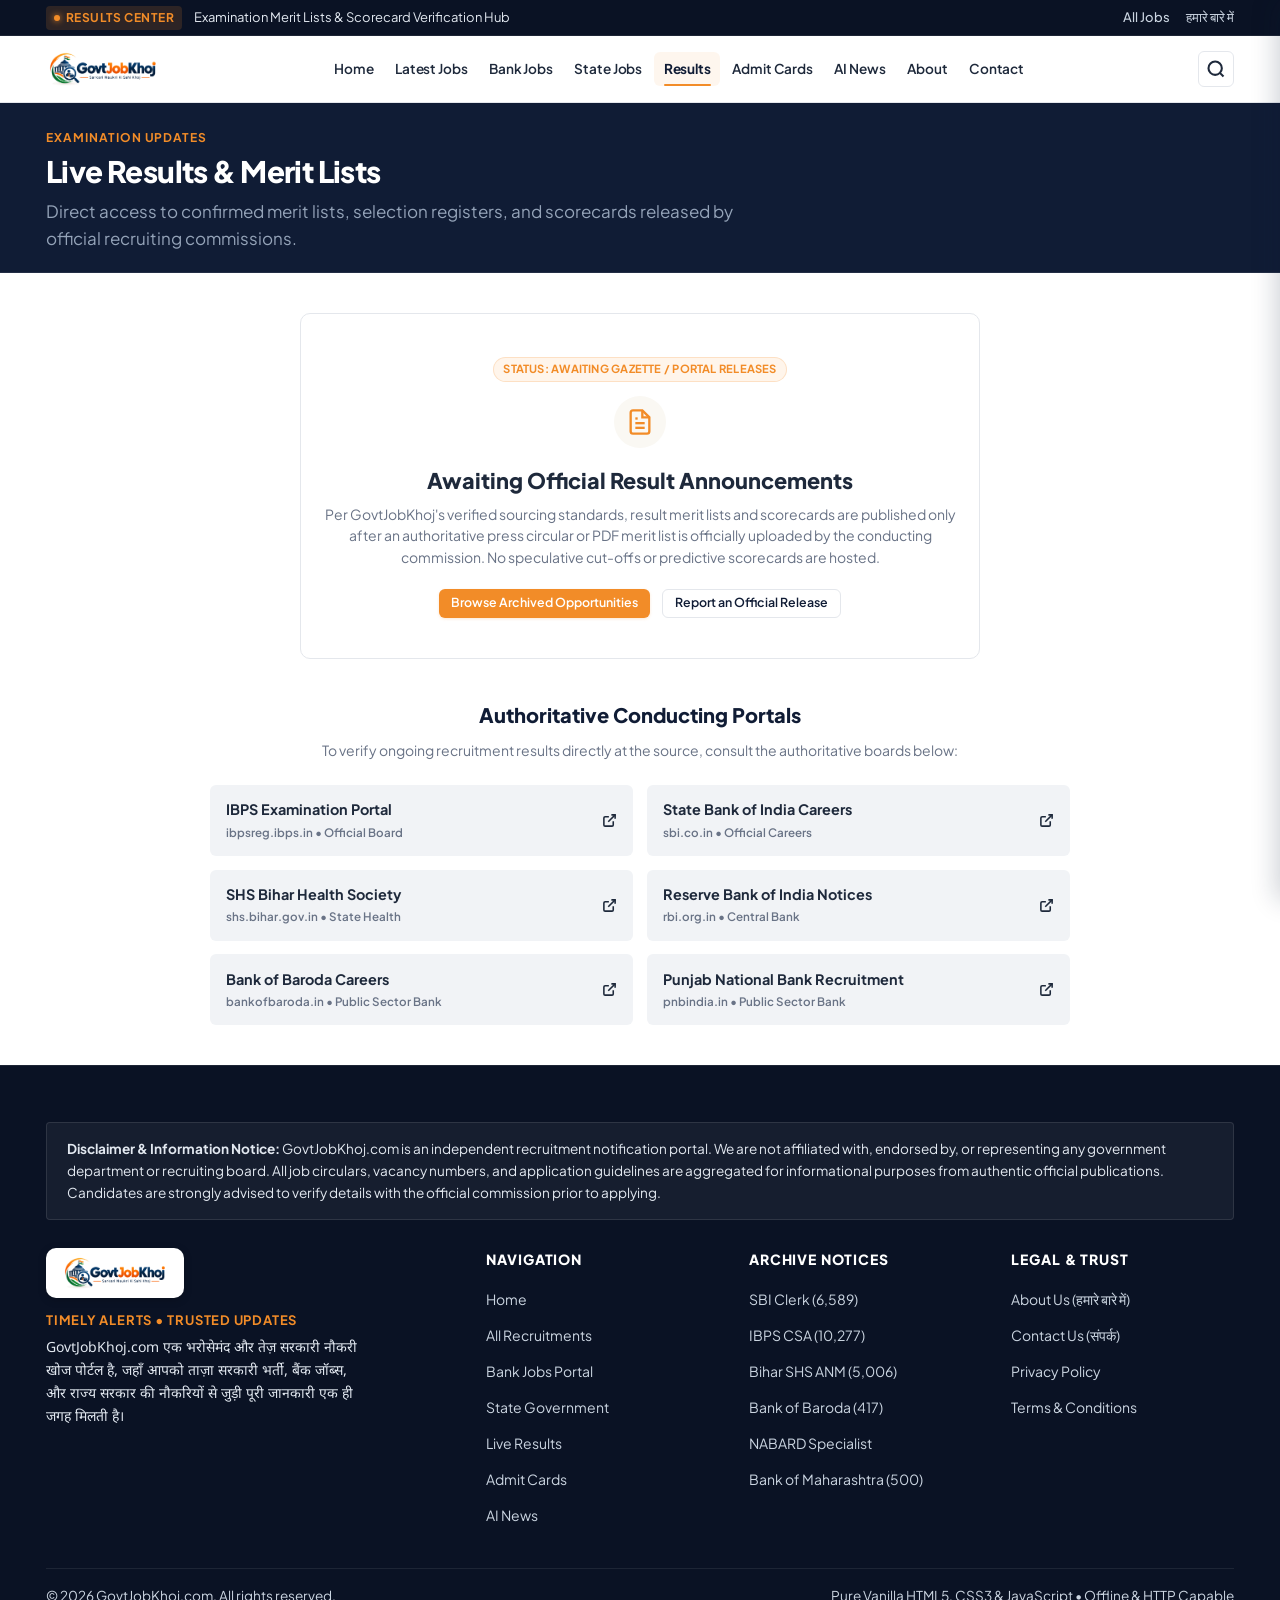
<file: live-results.html>
<!DOCTYPE html>
<html lang="en">
<head>
  <meta charset="UTF-8">
  <meta name="viewport" content="width=device-width, initial-scale=1.0">
  <title>Live Examination Results &amp; Merit Lists — GovtJobKhoj</title>
  <meta name="description" content="Verified public sector examination results, scorecards, and merit list status. Direct official verification links.">
  <link rel="icon" type="image/png" sizes="32x32" href="assets/images/favicon-32x32.png">
  <link rel="icon" type="image/png" sizes="16x16" href="assets/images/favicon-16x16.png">
  <link rel="apple-touch-icon" sizes="180x180" href="assets/images/apple-touch-icon.png">
  <link rel="shortcut icon" href="assets/images/favicon.ico">

  <!-- Google Fonts -->
  <link rel="preconnect" href="https://fonts.googleapis.com">
  <link rel="preconnect" href="https://fonts.gstatic.com" crossorigin>
  <link href="https://fonts.googleapis.com/css2?family=Noto+Sans+Devanagari:wght@400;600;700&family=Plus+Jakarta+Sans:wght@400;500;600;700;800&display=swap" rel="stylesheet">

  <link rel="stylesheet" href="css/style.css">
<!-- Google tag (gtag.js) -->
<script async src="https://www.googletagmanager.com/gtag/js?id=G-NSG2EPYTP9"></script>
<script>
  window.dataLayer = window.dataLayer || [];
  function gtag(){dataLayer.push(arguments);}
  gtag('js', new Date());

  gtag('config', 'G-NSG2EPYTP9');
</script>
</head>
<body>
  <a href="#main-content" class="skip-to-content">Skip to main content</a>

  <div class="top-ticker" role="region" aria-label="Official Updates Ticker">
    <div class="container ticker-inner">
      <div class="ticker-left">
        <span class="ticker-badge">
          <span class="ticker-pulse"></span>
          Results Center
        </span>
        <span class="ticker-text">
          Examination Merit Lists &amp; Scorecard Verification Hub
        </span>
      </div>
      <div class="ticker-right">
        <a href="jobs.html" class="ticker-link">All Jobs</a>
        <a href="about.html" class="ticker-link">हमारे बारे में</a>
      </div>
    </div>
  </div>

  <!-- Header -->
  <header class="site-header" role="banner">
    <div class="container header-inner">
      <a href="index.html" class="brand" aria-label="GovtJobKhoj — Timely Alerts Trusted Updates">
        <img src="assets/images/govtjobkhoj-logo.png" alt="GovtJobKhoj logo" class="brand-logo-img">
      </a>

      <nav class="desktop-nav" role="navigation" aria-label="Main Navigation">
        <a href="index.html" class="nav-link">Home</a>
        <a href="jobs.html" class="nav-link">Latest Jobs</a>
        <a href="bank-jobs.html" class="nav-link">Bank Jobs</a>
        <a href="state-jobs.html" class="nav-link">State Jobs</a>
        <a href="live-results.html" class="nav-link active">Results</a>
        <a href="admit-cards.html" class="nav-link">Admit Cards</a>
        <a href="ai-news.html" class="nav-link">AI News</a>
        <a href="about.html" class="nav-link">About</a>
        <a href="contact.html" class="nav-link">Contact</a>
      </nav>

      <div class="header-actions">
        <a href="jobs.html" class="btn-icon" aria-label="Search Recruitments">
          <svg width="20" height="20" viewBox="0 0 24 24" fill="none" stroke="currentColor" stroke-width="2.5"><circle cx="11" cy="11" r="8"></circle><line x1="21" y1="21" x2="16.65" y2="16.65"></line></svg>
        </a>
        <button type="button" class="btn-icon menu-toggle" aria-label="Open Mobile Menu" aria-expanded="false">
          <svg width="22" height="22" viewBox="0 0 24 24" fill="none" stroke="currentColor" stroke-width="2.5"><line x1="3" y1="12" x2="21" y2="12"></line><line x1="3" y1="6" x2="21" y2="6"></line><line x1="3" y1="18" x2="21" y2="18"></line></svg>
        </button>
      </div>
    </div>
  </header>

  <!-- Mobile Drawer -->
  <div class="mobile-drawer-overlay"></div>
  <aside class="mobile-drawer" role="dialog" aria-modal="true" aria-label="Mobile Navigation">
    <div class="drawer-header">
      <img src="assets/images/govtjobkhoj-logo.png" alt="GovtJobKhoj logo" class="drawer-logo">
      <button type="button" class="btn-icon drawer-close" aria-label="Close Mobile Menu">
        <svg width="20" height="20" viewBox="0 0 24 24" fill="none" stroke="currentColor" stroke-width="2.5"><line x1="18" y1="6" x2="6" y2="18"></line><line x1="6" y1="6" x2="18" y2="18"></line></svg>
      </button>
    </div>
    <nav class="drawer-nav">
      <a href="index.html" class="drawer-link">Home</a>
      <a href="jobs.html" class="drawer-link">Latest Jobs</a>
      <a href="bank-jobs.html" class="drawer-link">Bank Jobs</a>
      <a href="state-jobs.html" class="drawer-link">State Jobs</a>
      <a href="live-results.html" class="drawer-link active">Live Results</a>
      <a href="admit-cards.html" class="drawer-link">Admit Cards</a>
      <a href="ai-news.html" class="drawer-link">AI News</a>
      <a href="about.html" class="drawer-link">About Us</a>
      <a href="contact.html" class="drawer-link">Contact Us</a>
    </nav>
  </aside>

  <!-- Page Banner -->
  <section class="section-sm bg-midnight" style="border-bottom: 1px solid rgba(255,255,255,0.08);">
    <div class="container">
      <div class="eyebrow">EXAMINATION UPDATES</div>
      <h1 class="section-title" style="color: var(--color-white); margin-bottom: 0.5rem;">Live Results &amp; Merit Lists</h1>
      <p style="color: #94A3B8; max-width: 720px; font-size: 1.0625rem;">
        Direct access to confirmed merit lists, selection registers, and scorecards released by official recruiting commissions.
      </p>
    </div>
  </section>

  <!-- Main Content -->
  <main id="main-content" class="section">
    <div class="container">
      <!-- Polished Awaiting Updates State -->
      <div class="empty-state-box" style="margin-bottom: 2.5rem; max-width: 680px;">
        <span class="badge badge-saffron" style="margin-bottom: 0.85rem;">STATUS: AWAITING GAZETTE / PORTAL RELEASES</span>
        <div class="empty-state-icon">
          <svg width="28" height="28" viewBox="0 0 24 24" fill="none" stroke="currentColor" stroke-width="2"><path d="M14 2H6a2 2 0 0 0-2 2v16a2 2 0 0 0 2 2h12a2 2 0 0 0 2-2V8z"></path><polyline points="14 2 14 8 20 8"></polyline><line x1="16" y1="13" x2="8" y2="13"></line><line x1="16" y1="17" x2="8" y2="17"></line><polyline points="10 9 9 9 8 9"></polyline></svg>
        </div>
        <h2 class="empty-state-title">Awaiting Official Result Announcements</h2>
        <p class="empty-state-desc">
          Per GovtJobKhoj's verified sourcing standards, result merit lists and scorecards are published only after an authoritative press circular or PDF merit list is officially uploaded by the conducting commission. No speculative cut-offs or predictive scorecards are hosted.
        </p>
        <div style="display: flex; gap: 0.75rem; justify-content: center; flex-wrap: wrap;">
          <a href="jobs.html" class="btn btn-primary btn-sm">Browse Archived Opportunities</a>
          <a href="contact.html" class="btn btn-secondary btn-sm">Report an Official Release</a>
        </div>
      </div>

      <!-- Verified Official Results Portals Reference -->
      <div style="max-width: 860px; margin: 0 auto;">
        <h3 style="font-size: 1.25rem; font-weight: 800; color: var(--color-midnight); margin-bottom: 0.5rem; text-align: center;">
          Authoritative Conducting Portals
        </h3>
        <p style="font-size: 0.875rem; color: var(--color-muted-text); text-align: center; margin-bottom: 1.5rem;">
          To verify ongoing recruitment results directly at the source, consult the authoritative boards below:
        </p>

        <div class="spotlight-grid" style="gap: 0.85rem;">
          <a href="https://ibpsreg.ibps.in" target="_blank" rel="noopener noreferrer" class="spotlight-link-item" style="padding: 0.85rem 1rem;">
            <div>
              <strong style="display: block; font-size: 0.9rem; color: var(--color-dark-text);">IBPS Examination Portal</strong>
              <span style="font-size: 0.725rem; color: var(--color-muted-text);">ibpsreg.ibps.in &bull; Official Board</span>
            </div>
            <svg width="15" height="15" viewBox="0 0 24 24" fill="none" stroke="currentColor" stroke-width="2.5"><path d="M18 13v6a2 2 0 0 1-2 2H5a2 2 0 0 1-2-2V8a2 2 0 0 1 2-2h6"></path><polyline points="15 3 21 3 21 9"></polyline><line x1="10" y1="14" x2="21" y2="3"></line></svg>
          </a>

          <a href="https://sbi.co.in/web/careers" target="_blank" rel="noopener noreferrer" class="spotlight-link-item" style="padding: 0.85rem 1rem;">
            <div>
              <strong style="display: block; font-size: 0.9rem; color: var(--color-dark-text);">State Bank of India Careers</strong>
              <span style="font-size: 0.725rem; color: var(--color-muted-text);">sbi.co.in &bull; Official Careers</span>
            </div>
            <svg width="15" height="15" viewBox="0 0 24 24" fill="none" stroke="currentColor" stroke-width="2.5"><path d="M18 13v6a2 2 0 0 1-2 2H5a2 2 0 0 1-2-2V8a2 2 0 0 1 2-2h6"></path><polyline points="15 3 21 3 21 9"></polyline><line x1="10" y1="14" x2="21" y2="3"></line></svg>
          </a>

          <a href="https://shs.bihar.gov.in" target="_blank" rel="noopener noreferrer" class="spotlight-link-item" style="padding: 0.85rem 1rem;">
            <div>
              <strong style="display: block; font-size: 0.9rem; color: var(--color-dark-text);">SHS Bihar Health Society</strong>
              <span style="font-size: 0.725rem; color: var(--color-muted-text);">shs.bihar.gov.in &bull; State Health</span>
            </div>
            <svg width="15" height="15" viewBox="0 0 24 24" fill="none" stroke="currentColor" stroke-width="2.5"><path d="M18 13v6a2 2 0 0 1-2 2H5a2 2 0 0 1-2-2V8a2 2 0 0 1 2-2h6"></path><polyline points="15 3 21 3 21 9"></polyline><line x1="10" y1="14" x2="21" y2="3"></line></svg>
          </a>

          <a href="https://rbi.org.in" target="_blank" rel="noopener noreferrer" class="spotlight-link-item" style="padding: 0.85rem 1rem;">
            <div>
              <strong style="display: block; font-size: 0.9rem; color: var(--color-dark-text);">Reserve Bank of India Notices</strong>
              <span style="font-size: 0.725rem; color: var(--color-muted-text);">rbi.org.in &bull; Central Bank</span>
            </div>
            <svg width="15" height="15" viewBox="0 0 24 24" fill="none" stroke="currentColor" stroke-width="2.5"><path d="M18 13v6a2 2 0 0 1-2 2H5a2 2 0 0 1-2-2V8a2 2 0 0 1 2-2h6"></path><polyline points="15 3 21 3 21 9"></polyline><line x1="10" y1="14" x2="21" y2="3"></line></svg>
          </a>

          <a href="https://bankofbaroda.in" target="_blank" rel="noopener noreferrer" class="spotlight-link-item" style="padding: 0.85rem 1rem;">
            <div>
              <strong style="display: block; font-size: 0.9rem; color: var(--color-dark-text);">Bank of Baroda Careers</strong>
              <span style="font-size: 0.725rem; color: var(--color-muted-text);">bankofbaroda.in &bull; Public Sector Bank</span>
            </div>
            <svg width="15" height="15" viewBox="0 0 24 24" fill="none" stroke="currentColor" stroke-width="2.5"><path d="M18 13v6a2 2 0 0 1-2 2H5a2 2 0 0 1-2-2V8a2 2 0 0 1 2-2h6"></path><polyline points="15 3 21 3 21 9"></polyline><line x1="10" y1="14" x2="21" y2="3"></line></svg>
          </a>

          <a href="https://pnbindia.in" target="_blank" rel="noopener noreferrer" class="spotlight-link-item" style="padding: 0.85rem 1rem;">
            <div>
              <strong style="display: block; font-size: 0.9rem; color: var(--color-dark-text);">Punjab National Bank Recruitment</strong>
              <span style="font-size: 0.725rem; color: var(--color-muted-text);">pnbindia.in &bull; Public Sector Bank</span>
            </div>
            <svg width="15" height="15" viewBox="0 0 24 24" fill="none" stroke="currentColor" stroke-width="2.5"><path d="M18 13v6a2 2 0 0 1-2 2H5a2 2 0 0 1-2-2V8a2 2 0 0 1 2-2h6"></path><polyline points="15 3 21 3 21 9"></polyline><line x1="10" y1="14" x2="21" y2="3"></line></svg>
          </a>
        </div>
      </div>
    </div>
  </main>

  <!-- Site Footer -->
  <footer class="site-footer" role="contentinfo">
    <div class="container">
      <!-- Legal Notice Card -->
      <div class="footer-disclaimer-card">
        <strong>Disclaimer &amp; Information Notice:</strong> GovtJobKhoj.com is an independent recruitment notification portal. We are not affiliated with, endorsed by, or representing any government department or recruiting board. All job circulars, vacancy numbers, and application guidelines are aggregated for informational purposes from authentic official publications. Candidates are strongly advised to verify details with the official commission prior to applying.
      </div>

      <div class="footer-grid">
        <!-- Brand Info -->
        <div>
          <div class="footer-logo-container">
            <img src="assets/images/govtjobkhoj-logo.png" alt="GovtJobKhoj logo" class="footer-brand-logo">
          </div>
          <div class="footer-tagline">Timely Alerts &bull; Trusted Updates</div>
          <p class="footer-desc hindi-text">
            GovtJobKhoj.com एक भरोसेमंद और तेज़ सरकारी नौकरी खोज पोर्टल है, जहाँ आपको ताज़ा सरकारी भर्ती, बैंक जॉब्स, और राज्य सरकार की नौकरियों से जुड़ी पूरी जानकारी एक ही जगह मिलती है।
          </p>
        </div>

        <!-- Quick Links -->
        <div>
          <h4 class="footer-col-title">Navigation</h4>
          <ul class="footer-links-list">
            <li><a href="index.html" class="footer-link">Home</a></li>
            <li><a href="jobs.html" class="footer-link">All Recruitments</a></li>
            <li><a href="bank-jobs.html" class="footer-link">Bank Jobs Portal</a></li>
            <li><a href="state-jobs.html" class="footer-link">State Government</a></li>
            <li><a href="live-results.html" class="footer-link">Live Results</a></li>
            <li><a href="admit-cards.html" class="footer-link">Admit Cards</a></li>
            <li><a href="ai-news.html" class="footer-link">AI News</a></li>
          </ul>
        </div>

        <!-- Featured Recruitments -->
        <div>
          <h4 class="footer-col-title">Archive Notices</h4>
          <ul class="footer-links-list">
            <li><a href="job-details.html?id=85" class="footer-link">SBI Clerk (6,589)</a></li>
            <li><a href="job-details.html?id=60" class="footer-link">IBPS CSA (10,277)</a></li>
            <li><a href="job-details.html?id=124" class="footer-link">Bihar SHS ANM (5,006)</a></li>
            <li><a href="job-details.html?id=95" class="footer-link">Bank of Baroda (417)</a></li>
            <li><a href="job-details.html?id=117" class="footer-link">NABARD Specialist</a></li>
            <li><a href="job-details.html?id=107" class="footer-link">Bank of Maharashtra (500)</a></li>
          </ul>
        </div>

        <!-- Legal & About -->
        <div>
          <h4 class="footer-col-title">Legal &amp; Trust</h4>
          <ul class="footer-links-list">
            <li><a href="about.html" class="footer-link">About Us (हमारे बारे में)</a></li>
            <li><a href="contact.html" class="footer-link">Contact Us (संपर्क)</a></li>
            <li><a href="privacy-policy.html" class="footer-link">Privacy Policy</a></li>
            <li><a href="terms-conditions.html" class="footer-link">Terms &amp; Conditions</a></li>
          </ul>
        </div>
      </div>

      <div class="footer-bottom">
        <div>
          &copy; <span id="current-year">2026</span> GovtJobKhoj.com. All rights reserved.
        </div>
        <div>
          Pure Vanilla HTML5, CSS3 &amp; JavaScript &bull; Offline &amp; HTTP Capable
        </div>
      </div>
    </div>
  </footer>

  <button type="button" class="back-to-top" aria-label="Back to top">
    <svg width="20" height="20" viewBox="0 0 24 24" fill="none" stroke="currentColor" stroke-width="2.5"><polyline points="18 15 12 9 6 15"></polyline></svg>
  </button>

  <script src="js/data.js"></script>
  <script src="js/app.js"></script>
</body>
</html>
</file>
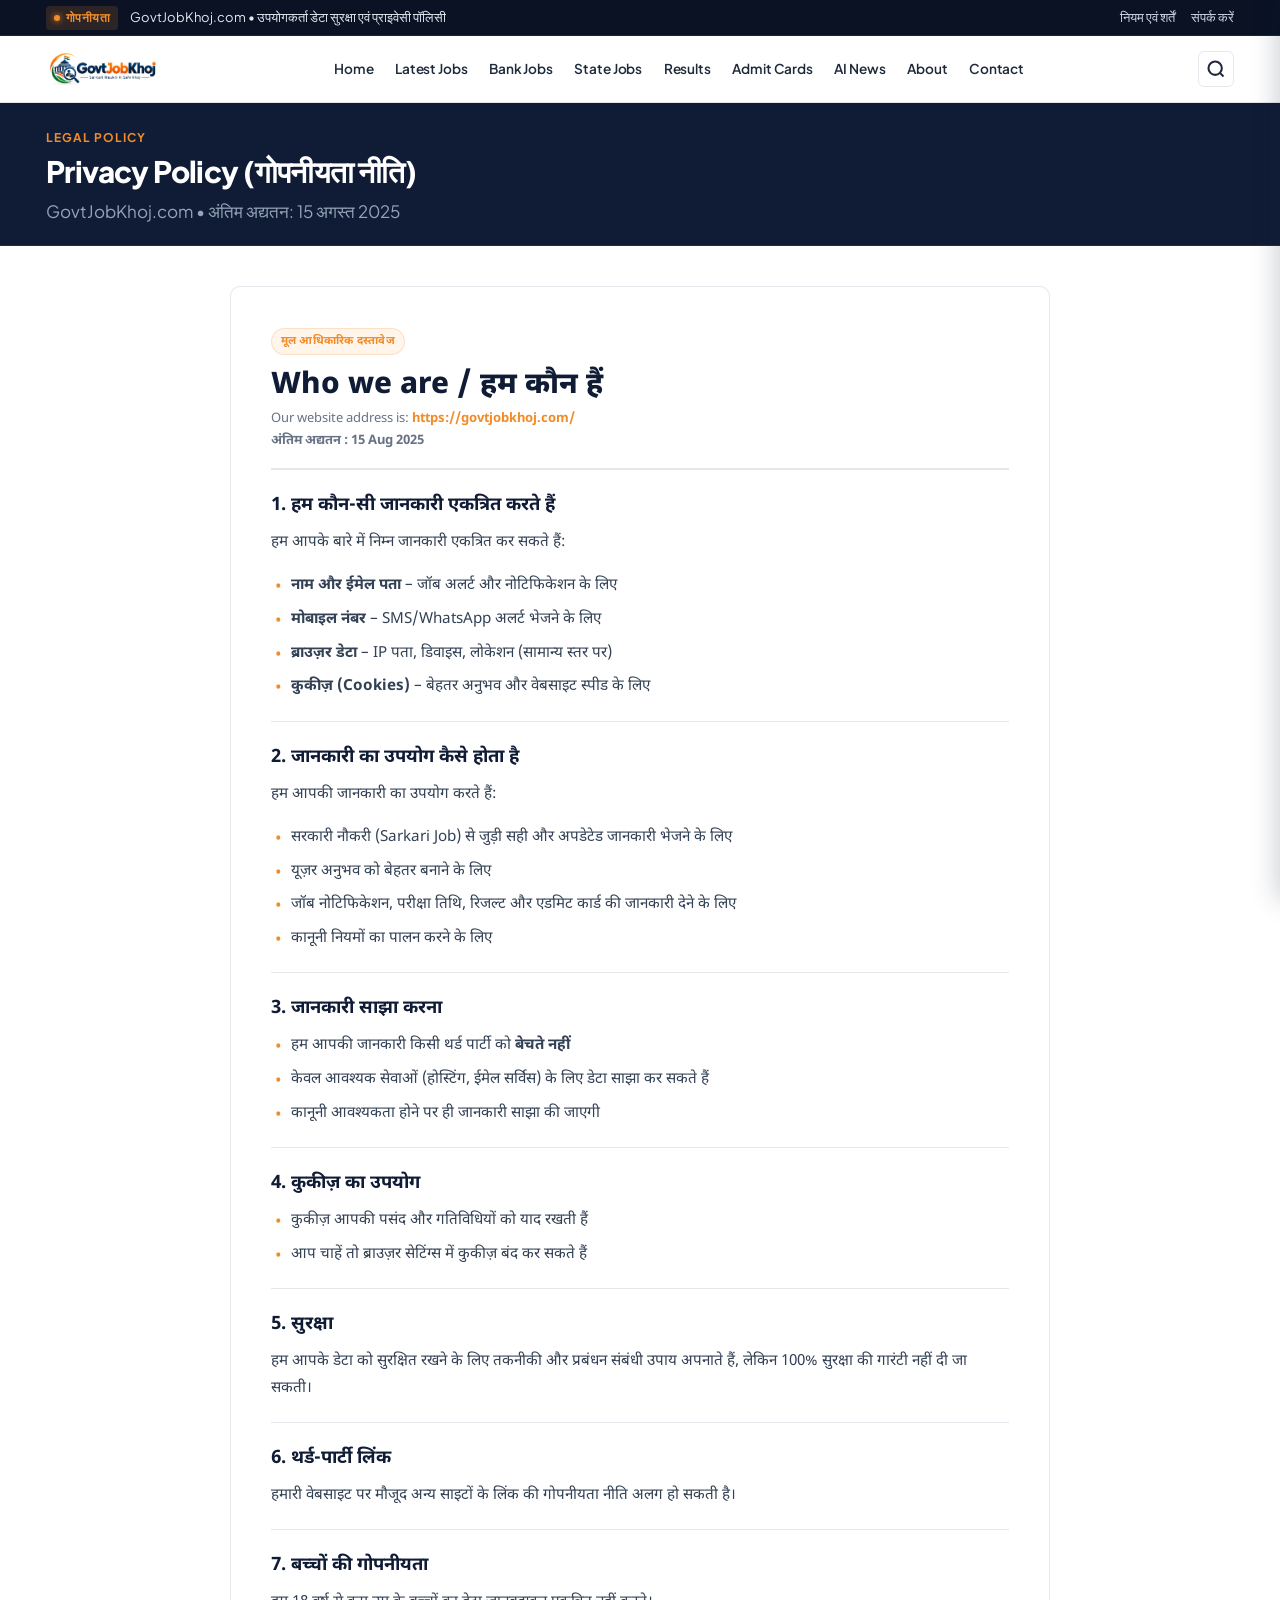
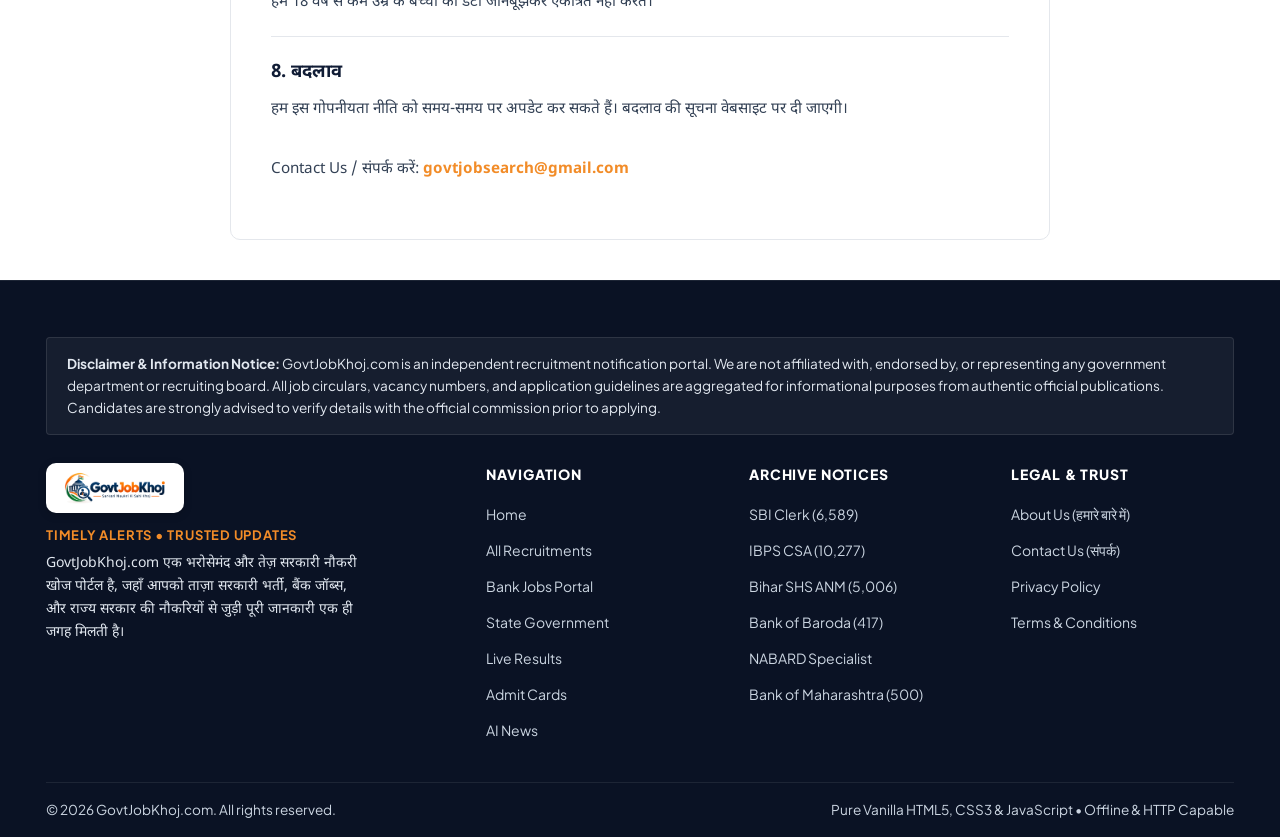
<file: privacy-policy.html>
<!DOCTYPE html>
<html lang="hi">
<head>
  <meta charset="UTF-8">
  <meta name="viewport" content="width=device-width, initial-scale=1.0">
  <title>गोपनीयता नीति (Privacy Policy) — GovtJobKhoj.com</title>
  <meta name="description" content="GovtJobKhoj.com की गोपनीयता नीति (Privacy Policy) — उपयोगकर्ता डेटा सुरक्षा, कुकीज़ और थर्ड पार्टी लिंक्स के संबंध में नियम।">
  <link rel="icon" type="image/png" sizes="32x32" href="assets/images/favicon-32x32.png">
  <link rel="icon" type="image/png" sizes="16x16" href="assets/images/favicon-16x16.png">
  <link rel="apple-touch-icon" sizes="180x180" href="assets/images/apple-touch-icon.png">
  <link rel="shortcut icon" href="assets/images/favicon.ico">

  <!-- Google Fonts -->
  <link rel="preconnect" href="https://fonts.googleapis.com">
  <link rel="preconnect" href="https://fonts.gstatic.com" crossorigin>
  <link href="https://fonts.googleapis.com/css2?family=Noto+Sans+Devanagari:wght@400;600;700&family=Plus+Jakarta+Sans:wght@400;500;600;700;800&display=swap" rel="stylesheet">

  <link rel="stylesheet" href="css/style.css">
<!-- Google tag (gtag.js) -->
<script async src="https://www.googletagmanager.com/gtag/js?id=G-NSG2EPYTP9"></script>
<script>
  window.dataLayer = window.dataLayer || [];
  function gtag(){dataLayer.push(arguments);}
  gtag('js', new Date());

  gtag('config', 'G-NSG2EPYTP9');
</script>
</head>
<body>
  <a href="#main-content" class="skip-to-content">Skip to main content</a>

  <div class="top-ticker" role="region" aria-label="Official Updates Ticker">
    <div class="container ticker-inner">
      <div class="ticker-left">
        <span class="ticker-badge">
          <span class="ticker-pulse"></span>
          गोपनीयता
        </span>
        <span class="ticker-text">
          GovtJobKhoj.com &bull; उपयोगकर्ता डेटा सुरक्षा एवं प्राइवेसी पॉलिसी
        </span>
      </div>
      <div class="ticker-right">
        <a href="terms-conditions.html" class="ticker-link">नियम एवं शर्तें</a>
        <a href="contact.html" class="ticker-link">संपर्क करें</a>
      </div>
    </div>
  </div>

  <!-- Header -->
  <header class="site-header" role="banner">
    <div class="container header-inner">
      <a href="index.html" class="brand" aria-label="GovtJobKhoj — Timely Alerts Trusted Updates">
        <img src="assets/images/govtjobkhoj-logo.png" alt="GovtJobKhoj logo" class="brand-logo-img">
      </a>

      <nav class="desktop-nav" role="navigation" aria-label="Main Navigation">
        <a href="index.html" class="nav-link">Home</a>
        <a href="jobs.html" class="nav-link">Latest Jobs</a>
        <a href="bank-jobs.html" class="nav-link">Bank Jobs</a>
        <a href="state-jobs.html" class="nav-link">State Jobs</a>
        <a href="live-results.html" class="nav-link">Results</a>
        <a href="admit-cards.html" class="nav-link">Admit Cards</a>
        <a href="ai-news.html" class="nav-link">AI News</a>
        <a href="about.html" class="nav-link">About</a>
        <a href="contact.html" class="nav-link">Contact</a>
      </nav>

      <div class="header-actions">
        <a href="jobs.html" class="btn-icon" aria-label="Search Recruitments">
          <svg width="20" height="20" viewBox="0 0 24 24" fill="none" stroke="currentColor" stroke-width="2.5"><circle cx="11" cy="11" r="8"></circle><line x1="21" y1="21" x2="16.65" y2="16.65"></line></svg>
        </a>
        <button type="button" class="btn-icon menu-toggle" aria-label="Open Mobile Menu" aria-expanded="false">
          <svg width="22" height="22" viewBox="0 0 24 24" fill="none" stroke="currentColor" stroke-width="2.5"><line x1="3" y1="12" x2="21" y2="12"></line><line x1="3" y1="6" x2="21" y2="6"></line><line x1="3" y1="18" x2="21" y2="18"></line></svg>
        </button>
      </div>
    </div>
  </header>

  <!-- Mobile Drawer -->
  <div class="mobile-drawer-overlay"></div>
  <aside class="mobile-drawer" role="dialog" aria-modal="true" aria-label="Mobile Navigation">
    <div class="drawer-header">
      <img src="assets/images/govtjobkhoj-logo.png" alt="GovtJobKhoj logo" class="drawer-logo">
      <button type="button" class="btn-icon drawer-close" aria-label="Close Mobile Menu">
        <svg width="20" height="20" viewBox="0 0 24 24" fill="none" stroke="currentColor" stroke-width="2.5"><line x1="18" y1="6" x2="6" y2="18"></line><line x1="6" y1="6" x2="18" y2="18"></line></svg>
      </button>
    </div>
    <nav class="drawer-nav">
      <a href="index.html" class="drawer-link">Home</a>
      <a href="jobs.html" class="drawer-link">Latest Jobs</a>
      <a href="bank-jobs.html" class="drawer-link">Bank Jobs</a>
      <a href="state-jobs.html" class="drawer-link">State Jobs</a>
      <a href="live-results.html" class="drawer-link">Live Results</a>
      <a href="admit-cards.html" class="drawer-link">Admit Cards</a>
      <a href="ai-news.html" class="drawer-link">AI News</a>
      <a href="about.html" class="drawer-link">About Us</a>
      <a href="contact.html" class="drawer-link">Contact Us</a>
      <a href="privacy-policy.html" class="drawer-link active">Privacy Policy</a>
      <a href="terms-conditions.html" class="drawer-link">Terms &amp; Conditions</a>
    </nav>
  </aside>

  <!-- Page Banner -->
  <section class="section-sm bg-midnight" style="border-bottom: 1px solid rgba(255,255,255,0.08);">
    <div class="container">
      <div class="eyebrow">LEGAL POLICY</div>
      <h1 class="section-title" style="color: var(--color-white); margin-bottom: 0.5rem;">Privacy Policy (गोपनीयता नीति)</h1>
      <p style="color: #94A3B8; max-width: 720px; font-size: 1.0625rem;">
        GovtJobKhoj.com &bull; अंतिम अद्यतन: 15 अगस्त 2025
      </p>
    </div>
  </section>

  <!-- Main Content -->
  <main id="main-content" class="section">
    <div class="container">
      <article class="editorial-container hindi-text">
        <header class="editorial-header">
          <div class="badge badge-saffron" style="margin-bottom: 0.75rem;">मूल आधिकारिक दस्तावेज</div>
          <h2 class="editorial-title">Who we are / हम कौन हैं</h2>
          <p class="editorial-meta">
            Our website address is: <a href="https://govtjobkhoj.com/" style="color: var(--color-saffron); font-weight: 700;">https://govtjobkhoj.com/</a><br>
            <strong>अंतिम अद्यतन : 15 Aug 2025</strong>
          </p>
        </header>

        <div class="editorial-body">
          <h3>1. हम कौन-सी जानकारी एकत्रित करते हैं</h3>
          <p>हम आपके बारे में निम्न जानकारी एकत्रित कर सकते हैं:</p>
          <ul>
            <li><strong>नाम और ईमेल पता</strong> – जॉब अलर्ट और नोटिफिकेशन के लिए</li>
            <li><strong>मोबाइल नंबर</strong> – SMS/WhatsApp अलर्ट भेजने के लिए</li>
            <li><strong>ब्राउज़र डेटा</strong> – IP पता, डिवाइस, लोकेशन (सामान्य स्तर पर)</li>
            <li><strong>कुकीज़ (Cookies)</strong> – बेहतर अनुभव और वेबसाइट स्पीड के लिए</li>
          </ul>

          <hr>

          <h3>2. जानकारी का उपयोग कैसे होता है</h3>
          <p>हम आपकी जानकारी का उपयोग करते हैं:</p>
          <ul>
            <li>सरकारी नौकरी (Sarkari Job) से जुड़ी सही और अपडेटेड जानकारी भेजने के लिए</li>
            <li>यूज़र अनुभव को बेहतर बनाने के लिए</li>
            <li>जॉब नोटिफिकेशन, परीक्षा तिथि, रिजल्ट और एडमिट कार्ड की जानकारी देने के लिए</li>
            <li>कानूनी नियमों का पालन करने के लिए</li>
          </ul>

          <hr>

          <h3>3. जानकारी साझा करना</h3>
          <ul>
            <li>हम आपकी जानकारी किसी थर्ड पार्टी को <strong>बेचते नहीं</strong></li>
            <li>केवल आवश्यक सेवाओं (होस्टिंग, ईमेल सर्विस) के लिए डेटा साझा कर सकते हैं</li>
            <li>कानूनी आवश्यकता होने पर ही जानकारी साझा की जाएगी</li>
          </ul>

          <hr>

          <h3>4. कुकीज़ का उपयोग</h3>
          <ul>
            <li>कुकीज़ आपकी पसंद और गतिविधियों को याद रखती हैं</li>
            <li>आप चाहें तो ब्राउज़र सेटिंग्स में कुकीज़ बंद कर सकते हैं</li>
          </ul>

          <hr>

          <h3>5. सुरक्षा</h3>
          <p>
            हम आपके डेटा को सुरक्षित रखने के लिए तकनीकी और प्रबंधन संबंधी उपाय अपनाते हैं, लेकिन 100% सुरक्षा की गारंटी नहीं दी जा सकती।
          </p>

          <hr>

          <h3>6. थर्ड-पार्टी लिंक</h3>
          <p>
            हमारी वेबसाइट पर मौजूद अन्य साइटों के लिंक की गोपनीयता नीति अलग हो सकती है।
          </p>

          <hr>

          <h3>7. बच्चों की गोपनीयता</h3>
          <p>
            हम 18 वर्ष से कम उम्र के बच्चों का डेटा जानबूझकर एकत्रित नहीं करते।
          </p>

          <hr>

          <h3>8. बदलाव</h3>
          <p>
            हम इस गोपनीयता नीति को समय-समय पर अपडेट कर सकते हैं। बदलाव की सूचना वेबसाइट पर दी जाएगी।
          </p>

          <p style="margin-top: 2rem;">
            Contact Us / संपर्क करें: <strong><a href="mailto:govtjobsearch@gmail.com" style="color: var(--color-saffron);">govtjobsearch@gmail.com</a></strong>
          </p>
        </div>
      </article>
    </div>
  </main>

  <!-- Site Footer -->
  <footer class="site-footer" role="contentinfo">
    <div class="container">
      <!-- Legal Notice Card -->
      <div class="footer-disclaimer-card">
        <strong>Disclaimer &amp; Information Notice:</strong> GovtJobKhoj.com is an independent recruitment notification portal. We are not affiliated with, endorsed by, or representing any government department or recruiting board. All job circulars, vacancy numbers, and application guidelines are aggregated for informational purposes from authentic official publications. Candidates are strongly advised to verify details with the official commission prior to applying.
      </div>

      <div class="footer-grid">
        <!-- Brand Info -->
        <div>
          <div class="footer-logo-container">
            <img src="assets/images/govtjobkhoj-logo.png" alt="GovtJobKhoj logo" class="footer-brand-logo">
          </div>
          <div class="footer-tagline">Timely Alerts &bull; Trusted Updates</div>
          <p class="footer-desc hindi-text">
            GovtJobKhoj.com एक भरोसेमंद और तेज़ सरकारी नौकरी खोज पोर्टल है, जहाँ आपको ताज़ा सरकारी भर्ती, बैंक जॉब्स, और राज्य सरकार की नौकरियों से जुड़ी पूरी जानकारी एक ही जगह मिलती है।
          </p>
        </div>

        <!-- Quick Links -->
        <div>
          <h4 class="footer-col-title">Navigation</h4>
          <ul class="footer-links-list">
            <li><a href="index.html" class="footer-link">Home</a></li>
            <li><a href="jobs.html" class="footer-link">All Recruitments</a></li>
            <li><a href="bank-jobs.html" class="footer-link">Bank Jobs Portal</a></li>
            <li><a href="state-jobs.html" class="footer-link">State Government</a></li>
            <li><a href="live-results.html" class="footer-link">Live Results</a></li>
            <li><a href="admit-cards.html" class="footer-link">Admit Cards</a></li>
            <li><a href="ai-news.html" class="footer-link">AI News</a></li>
          </ul>
        </div>

        <!-- Featured Recruitments -->
        <div>
          <h4 class="footer-col-title">Archive Notices</h4>
          <ul class="footer-links-list">
            <li><a href="job-details.html?id=85" class="footer-link">SBI Clerk (6,589)</a></li>
            <li><a href="job-details.html?id=60" class="footer-link">IBPS CSA (10,277)</a></li>
            <li><a href="job-details.html?id=124" class="footer-link">Bihar SHS ANM (5,006)</a></li>
            <li><a href="job-details.html?id=95" class="footer-link">Bank of Baroda (417)</a></li>
            <li><a href="job-details.html?id=117" class="footer-link">NABARD Specialist</a></li>
            <li><a href="job-details.html?id=107" class="footer-link">Bank of Maharashtra (500)</a></li>
          </ul>
        </div>

        <!-- Legal & About -->
        <div>
          <h4 class="footer-col-title">Legal &amp; Trust</h4>
          <ul class="footer-links-list">
            <li><a href="about.html" class="footer-link">About Us (हमारे बारे में)</a></li>
            <li><a href="contact.html" class="footer-link">Contact Us (संपर्क)</a></li>
            <li><a href="privacy-policy.html" class="footer-link">Privacy Policy</a></li>
            <li><a href="terms-conditions.html" class="footer-link">Terms &amp; Conditions</a></li>
          </ul>
        </div>
      </div>

      <div class="footer-bottom">
        <div>
          &copy; <span id="current-year">2026</span> GovtJobKhoj.com. All rights reserved.
        </div>
        <div>
          Pure Vanilla HTML5, CSS3 &amp; JavaScript &bull; Offline &amp; HTTP Capable
        </div>
      </div>
    </div>
  </footer>

  <button type="button" class="back-to-top" aria-label="Back to top">
    <svg width="20" height="20" viewBox="0 0 24 24" fill="none" stroke="currentColor" stroke-width="2.5"><polyline points="18 15 12 9 6 15"></polyline></svg>
  </button>

  <script src="js/data.js"></script>
  <script src="js/app.js"></script>
</body>
</html>
</file>
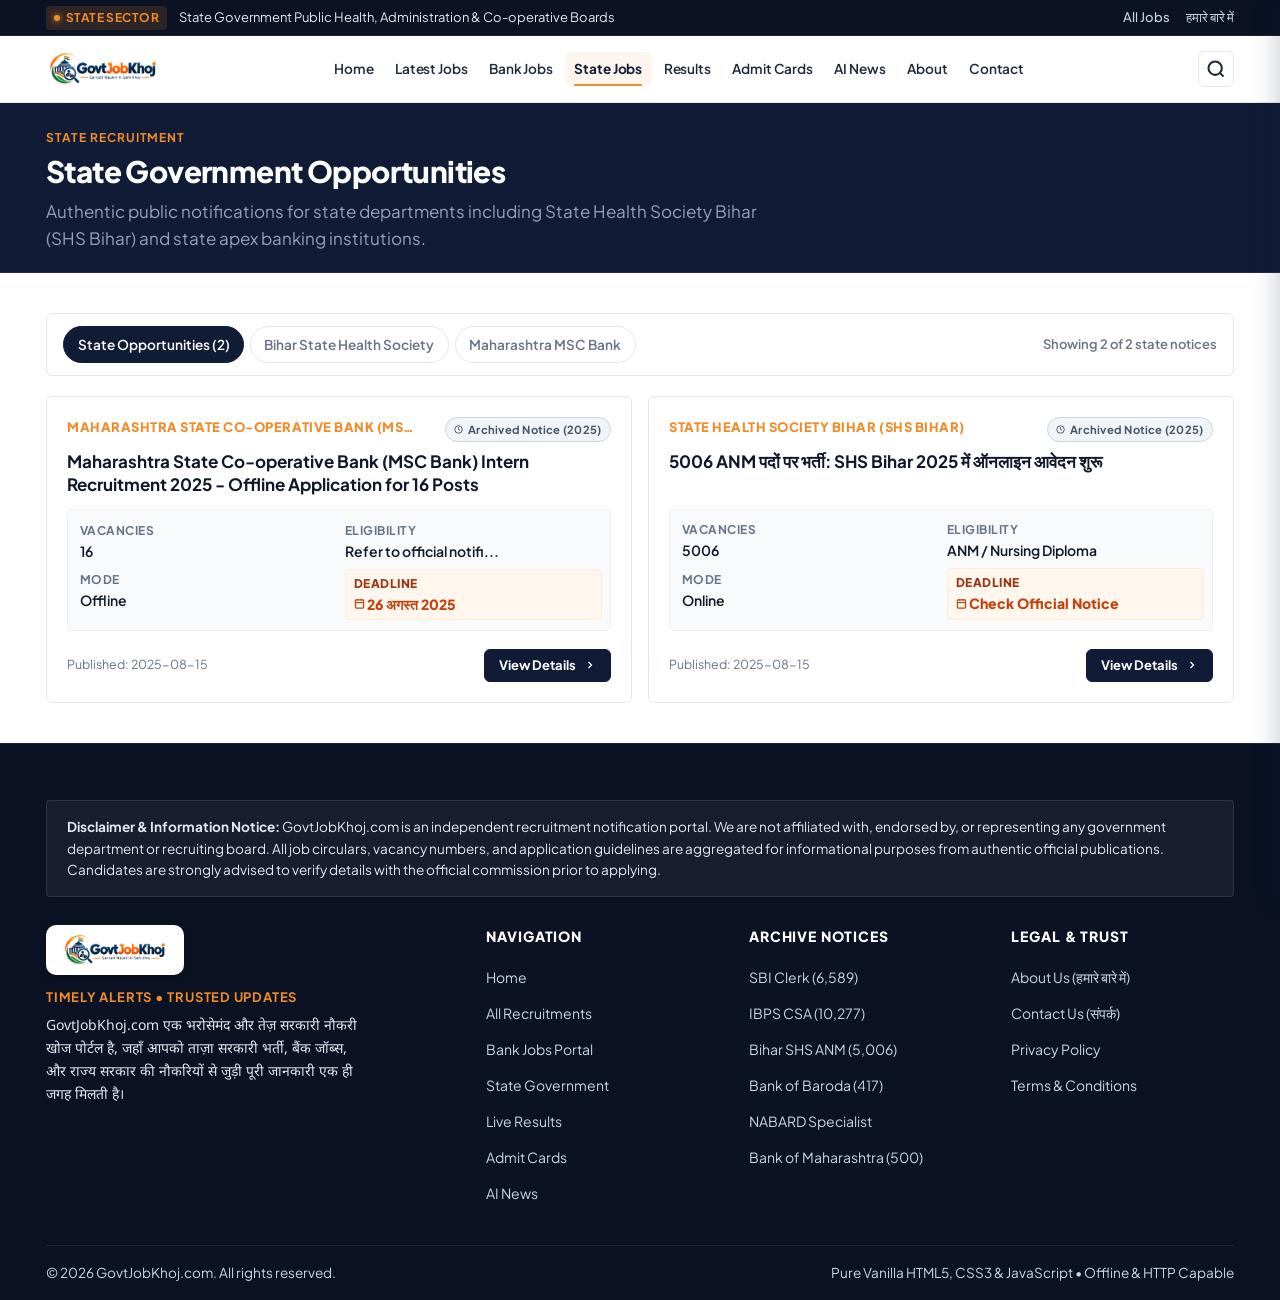
<file: state-jobs.html>
<!DOCTYPE html>
<html lang="en">
<head>
  <meta charset="UTF-8">
  <meta name="viewport" content="width=device-width, initial-scale=1.0">
  <title>State Government Jobs Archive — GovtJobKhoj</title>
  <meta name="description" content="Explore state government recruitment notifications across Bihar, Maharashtra, and state health departments.">
  <link rel="icon" type="image/png" sizes="32x32" href="assets/images/favicon-32x32.png">
  <link rel="icon" type="image/png" sizes="16x16" href="assets/images/favicon-16x16.png">
  <link rel="apple-touch-icon" sizes="180x180" href="assets/images/apple-touch-icon.png">
  <link rel="shortcut icon" href="assets/images/favicon.ico">

  <!-- Google Fonts -->
  <link rel="preconnect" href="https://fonts.googleapis.com">
  <link rel="preconnect" href="https://fonts.gstatic.com" crossorigin>
  <link href="https://fonts.googleapis.com/css2?family=Noto+Sans+Devanagari:wght@400;600;700&family=Plus+Jakarta+Sans:wght@400;500;600;700;800&display=swap" rel="stylesheet">

  <link rel="stylesheet" href="css/style.css">
<!-- Google tag (gtag.js) -->
<script async src="https://www.googletagmanager.com/gtag/js?id=G-NSG2EPYTP9"></script>
<script>
  window.dataLayer = window.dataLayer || [];
  function gtag(){dataLayer.push(arguments);}
  gtag('js', new Date());

  gtag('config', 'G-NSG2EPYTP9');
</script>
</head>
<body>
  <a href="#main-content" class="skip-to-content">Skip to main content</a>

  <div class="top-ticker" role="region" aria-label="Official Updates Ticker">
    <div class="container ticker-inner">
      <div class="ticker-left">
        <span class="ticker-badge">
          <span class="ticker-pulse"></span>
          State Sector
        </span>
        <span class="ticker-text">
          State Government Public Health, Administration &amp; Co-operative Boards
        </span>
      </div>
      <div class="ticker-right">
        <a href="jobs.html" class="ticker-link">All Jobs</a>
        <a href="about.html" class="ticker-link">हमारे बारे में</a>
      </div>
    </div>
  </div>

  <!-- Header -->
  <header class="site-header" role="banner">
    <div class="container header-inner">
      <a href="index.html" class="brand" aria-label="GovtJobKhoj — Timely Alerts Trusted Updates">
        <img src="assets/images/govtjobkhoj-logo.png" alt="GovtJobKhoj logo" class="brand-logo-img">
      </a>

      <nav class="desktop-nav" role="navigation" aria-label="Main Navigation">
        <a href="index.html" class="nav-link">Home</a>
        <a href="jobs.html" class="nav-link">Latest Jobs</a>
        <a href="bank-jobs.html" class="nav-link">Bank Jobs</a>
        <a href="state-jobs.html" class="nav-link active">State Jobs</a>
        <a href="live-results.html" class="nav-link">Results</a>
        <a href="admit-cards.html" class="nav-link">Admit Cards</a>
        <a href="ai-news.html" class="nav-link">AI News</a>
        <a href="about.html" class="nav-link">About</a>
        <a href="contact.html" class="nav-link">Contact</a>
      </nav>

      <div class="header-actions">
        <a href="jobs.html" class="btn-icon" aria-label="Search Recruitments">
          <svg width="20" height="20" viewBox="0 0 24 24" fill="none" stroke="currentColor" stroke-width="2.5"><circle cx="11" cy="11" r="8"></circle><line x1="21" y1="21" x2="16.65" y2="16.65"></line></svg>
        </a>
        <button type="button" class="btn-icon menu-toggle" aria-label="Open Mobile Menu" aria-expanded="false">
          <svg width="22" height="22" viewBox="0 0 24 24" fill="none" stroke="currentColor" stroke-width="2.5"><line x1="3" y1="12" x2="21" y2="12"></line><line x1="3" y1="6" x2="21" y2="6"></line><line x1="3" y1="18" x2="21" y2="18"></line></svg>
        </button>
      </div>
    </div>
  </header>

  <!-- Mobile Drawer -->
  <div class="mobile-drawer-overlay"></div>
  <aside class="mobile-drawer" role="dialog" aria-modal="true" aria-label="Mobile Navigation">
    <div class="drawer-header">
      <img src="assets/images/govtjobkhoj-logo.png" alt="GovtJobKhoj logo" class="drawer-logo">
      <button type="button" class="btn-icon drawer-close" aria-label="Close Mobile Menu">
        <svg width="20" height="20" viewBox="0 0 24 24" fill="none" stroke="currentColor" stroke-width="2.5"><line x1="18" y1="6" x2="6" y2="18"></line><line x1="6" y1="6" x2="18" y2="18"></line></svg>
      </button>
    </div>
    <nav class="drawer-nav">
      <a href="index.html" class="drawer-link">Home</a>
      <a href="jobs.html" class="drawer-link">Latest Jobs</a>
      <a href="bank-jobs.html" class="drawer-link">Bank Jobs</a>
      <a href="state-jobs.html" class="drawer-link active">State Jobs</a>
      <a href="live-results.html" class="drawer-link">Live Results</a>
      <a href="admit-cards.html" class="drawer-link">Admit Cards</a>
      <a href="ai-news.html" class="drawer-link">AI News</a>
      <a href="about.html" class="drawer-link">About Us</a>
      <a href="contact.html" class="drawer-link">Contact Us</a>
    </nav>
  </aside>

  <!-- Page Banner -->
  <section class="section-sm bg-midnight" style="border-bottom: 1px solid rgba(255,255,255,0.08);">
    <div class="container">
      <div class="eyebrow">STATE RECRUITMENT</div>
      <h1 class="section-title" style="color: var(--color-white); margin-bottom: 0.5rem;">State Government Opportunities</h1>
      <p style="color: #94A3B8; max-width: 720px; font-size: 1.0625rem;">
        Authentic public notifications for state departments including State Health Society Bihar (SHS Bihar) and state apex banking institutions.
      </p>
    </div>
  </section>

  <!-- Main Catalog -->
  <main id="main-content" class="section">
    <div class="container">
      <div class="jobs-filter-toolbar">
        <div class="filter-pills-group" role="group" aria-label="State Filters">
          <button class="filter-btn active" data-category="state">State Opportunities (2)</button>
          <a href="jobs.html?q=Bihar" class="filter-btn">Bihar State Health Society</a>
          <a href="jobs.html?q=Maharashtra" class="filter-btn">Maharashtra MSC Bank</a>
        </div>
        <div class="filter-meta-right">
          <span id="results-counter" class="results-counter">Loading state listings...</span>
        </div>
      </div>

      <!-- Job Cards Grid -->
      <div id="jobs-list-container" class="job-cards-grid">
        <!-- Rendered by jobs.js -->
      </div>
    </div>
  </main>

  <!-- Site Footer -->
  <footer class="site-footer" role="contentinfo">
    <div class="container">
      <!-- Legal Notice Card -->
      <div class="footer-disclaimer-card">
        <strong>Disclaimer &amp; Information Notice:</strong> GovtJobKhoj.com is an independent recruitment notification portal. We are not affiliated with, endorsed by, or representing any government department or recruiting board. All job circulars, vacancy numbers, and application guidelines are aggregated for informational purposes from authentic official publications. Candidates are strongly advised to verify details with the official commission prior to applying.
      </div>

      <div class="footer-grid">
        <!-- Brand Info -->
        <div>
          <div class="footer-logo-container">
            <img src="assets/images/govtjobkhoj-logo.png" alt="GovtJobKhoj logo" class="footer-brand-logo">
          </div>
          <div class="footer-tagline">Timely Alerts &bull; Trusted Updates</div>
          <p class="footer-desc hindi-text">
            GovtJobKhoj.com एक भरोसेमंद और तेज़ सरकारी नौकरी खोज पोर्टल है, जहाँ आपको ताज़ा सरकारी भर्ती, बैंक जॉब्स, और राज्य सरकार की नौकरियों से जुड़ी पूरी जानकारी एक ही जगह मिलती है।
          </p>
        </div>

        <!-- Quick Links -->
        <div>
          <h4 class="footer-col-title">Navigation</h4>
          <ul class="footer-links-list">
            <li><a href="index.html" class="footer-link">Home</a></li>
            <li><a href="jobs.html" class="footer-link">All Recruitments</a></li>
            <li><a href="bank-jobs.html" class="footer-link">Bank Jobs Portal</a></li>
            <li><a href="state-jobs.html" class="footer-link">State Government</a></li>
            <li><a href="live-results.html" class="footer-link">Live Results</a></li>
            <li><a href="admit-cards.html" class="footer-link">Admit Cards</a></li>
            <li><a href="ai-news.html" class="footer-link">AI News</a></li>
          </ul>
        </div>

        <!-- Featured Recruitments -->
        <div>
          <h4 class="footer-col-title">Archive Notices</h4>
          <ul class="footer-links-list">
            <li><a href="job-details.html?id=85" class="footer-link">SBI Clerk (6,589)</a></li>
            <li><a href="job-details.html?id=60" class="footer-link">IBPS CSA (10,277)</a></li>
            <li><a href="job-details.html?id=124" class="footer-link">Bihar SHS ANM (5,006)</a></li>
            <li><a href="job-details.html?id=95" class="footer-link">Bank of Baroda (417)</a></li>
            <li><a href="job-details.html?id=117" class="footer-link">NABARD Specialist</a></li>
            <li><a href="job-details.html?id=107" class="footer-link">Bank of Maharashtra (500)</a></li>
          </ul>
        </div>

        <!-- Legal & About -->
        <div>
          <h4 class="footer-col-title">Legal &amp; Trust</h4>
          <ul class="footer-links-list">
            <li><a href="about.html" class="footer-link">About Us (हमारे बारे में)</a></li>
            <li><a href="contact.html" class="footer-link">Contact Us (संपर्क)</a></li>
            <li><a href="privacy-policy.html" class="footer-link">Privacy Policy</a></li>
            <li><a href="terms-conditions.html" class="footer-link">Terms &amp; Conditions</a></li>
          </ul>
        </div>
      </div>

      <div class="footer-bottom">
        <div>
          &copy; <span id="current-year">2026</span> GovtJobKhoj.com. All rights reserved.
        </div>
        <div>
          Pure Vanilla HTML5, CSS3 &amp; JavaScript &bull; Offline &amp; HTTP Capable
        </div>
      </div>
    </div>
  </footer>

  <button type="button" class="back-to-top" aria-label="Back to top">
    <svg width="20" height="20" viewBox="0 0 24 24" fill="none" stroke="currentColor" stroke-width="2.5"><polyline points="18 15 12 9 6 15"></polyline></svg>
  </button>

  <script src="js/data.js"></script>
  <script src="js/app.js"></script>
  <script src="js/jobs.js"></script>
</body>
</html>
</file>
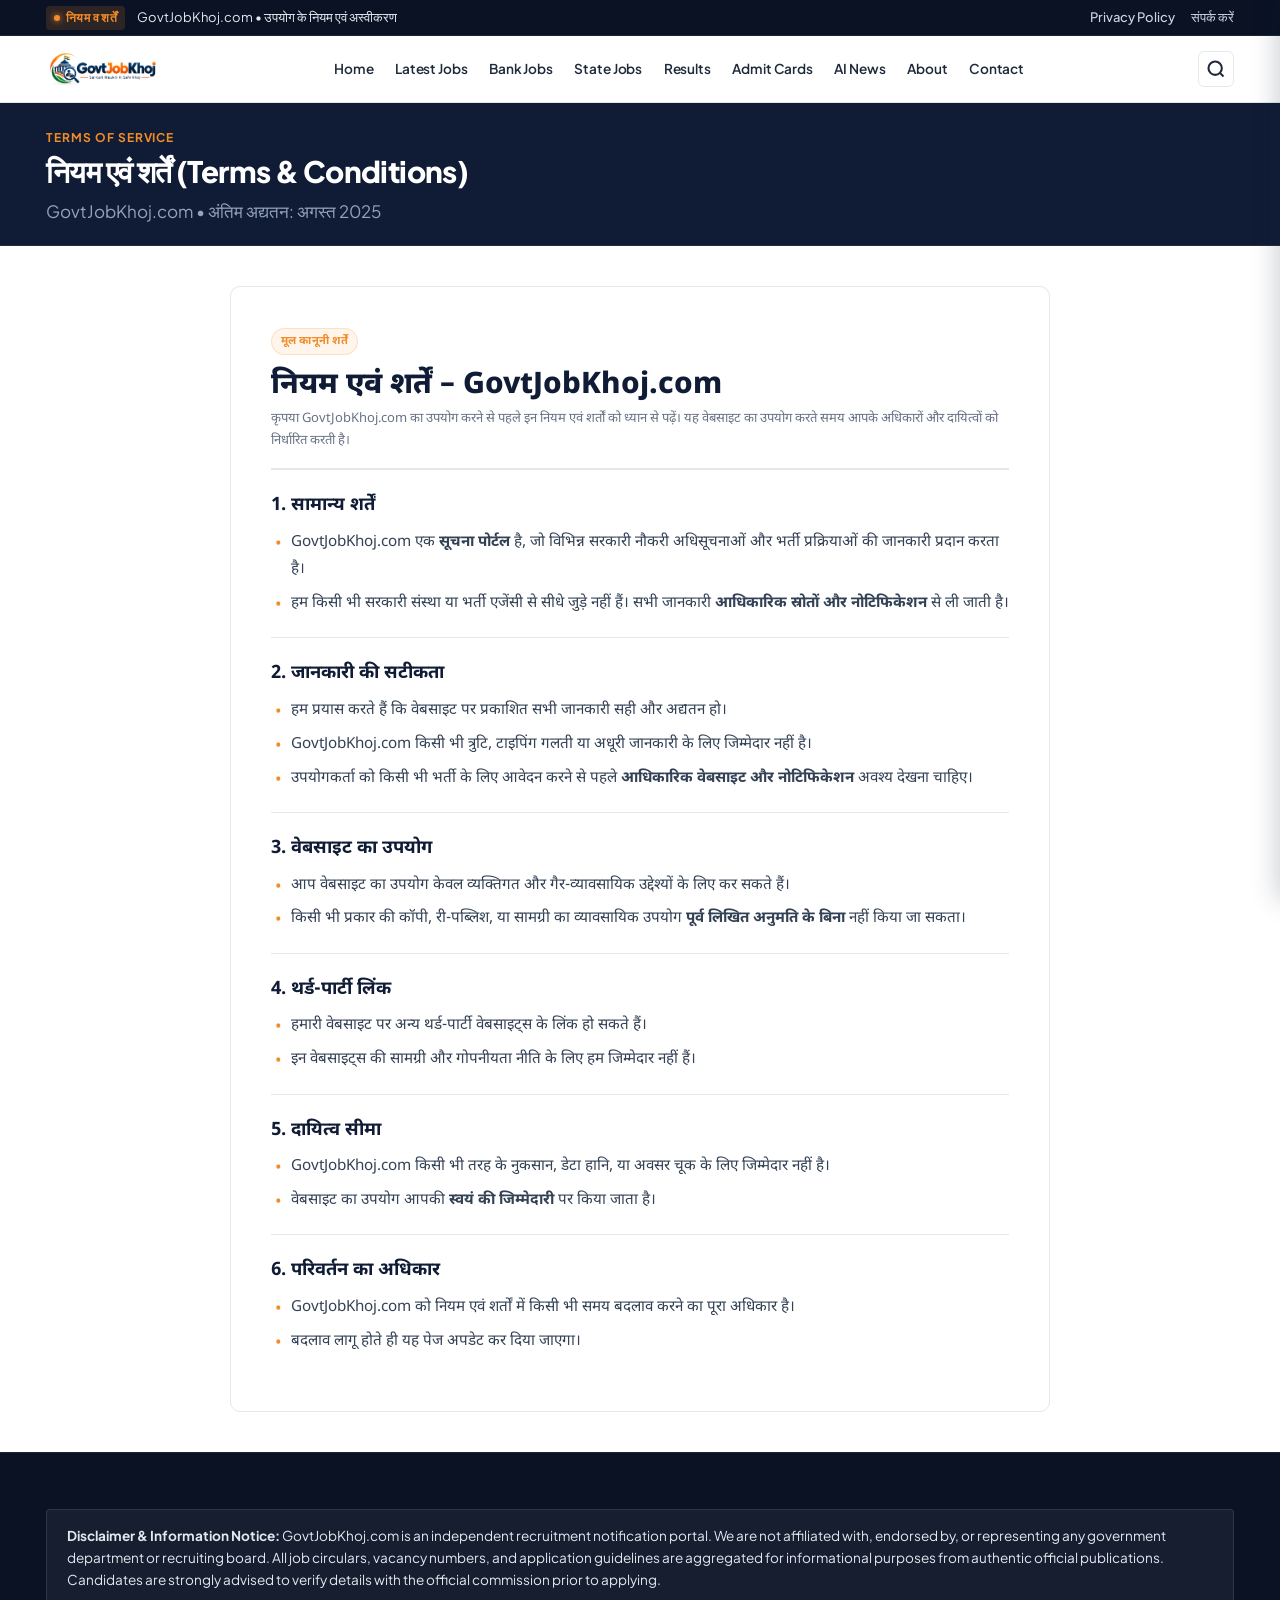
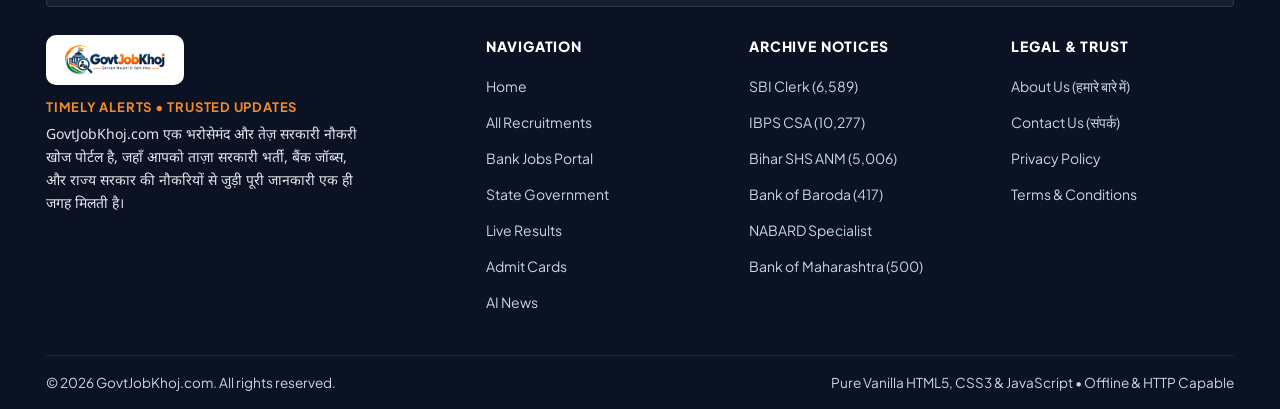
<file: terms-conditions.html>
<!DOCTYPE html>
<html lang="hi">
<head>
  <meta charset="UTF-8">
  <meta name="viewport" content="width=device-width, initial-scale=1.0">
  <title>नियम एवं शर्तें (Terms &amp; Conditions) — GovtJobKhoj.com</title>
  <meta name="description" content="GovtJobKhoj.com के नियम एवं शर्तें (Terms &amp; Conditions) — पोर्टल उपयोग, अस्वीकरण और दायित्व सीमा की कानूनी जानकारी।">
  <link rel="icon" type="image/png" sizes="32x32" href="assets/images/favicon-32x32.png">
  <link rel="icon" type="image/png" sizes="16x16" href="assets/images/favicon-16x16.png">
  <link rel="apple-touch-icon" sizes="180x180" href="assets/images/apple-touch-icon.png">
  <link rel="shortcut icon" href="assets/images/favicon.ico">

  <!-- Google Fonts -->
  <link rel="preconnect" href="https://fonts.googleapis.com">
  <link rel="preconnect" href="https://fonts.gstatic.com" crossorigin>
  <link href="https://fonts.googleapis.com/css2?family=Noto+Sans+Devanagari:wght@400;600;700&family=Plus+Jakarta+Sans:wght@400;500;600;700;800&display=swap" rel="stylesheet">

  <link rel="stylesheet" href="css/style.css">
<!-- Google tag (gtag.js) -->
<script async src="https://www.googletagmanager.com/gtag/js?id=G-NSG2EPYTP9"></script>
<script>
  window.dataLayer = window.dataLayer || [];
  function gtag(){dataLayer.push(arguments);}
  gtag('js', new Date());

  gtag('config', 'G-NSG2EPYTP9');
</script>
</head>
<body>
  <a href="#main-content" class="skip-to-content">Skip to main content</a>

  <div class="top-ticker" role="region" aria-label="Official Updates Ticker">
    <div class="container ticker-inner">
      <div class="ticker-left">
        <span class="ticker-badge">
          <span class="ticker-pulse"></span>
          नियम व शर्तें
        </span>
        <span class="ticker-text">
          GovtJobKhoj.com &bull; उपयोग के नियम एवं अस्वीकरण
        </span>
      </div>
      <div class="ticker-right">
        <a href="privacy-policy.html" class="ticker-link">Privacy Policy</a>
        <a href="contact.html" class="ticker-link">संपर्क करें</a>
      </div>
    </div>
  </div>

  <!-- Header -->
  <header class="site-header" role="banner">
    <div class="container header-inner">
      <a href="index.html" class="brand" aria-label="GovtJobKhoj — Timely Alerts Trusted Updates">
        <img src="assets/images/govtjobkhoj-logo.png" alt="GovtJobKhoj logo" class="brand-logo-img">
      </a>

      <nav class="desktop-nav" role="navigation" aria-label="Main Navigation">
        <a href="index.html" class="nav-link">Home</a>
        <a href="jobs.html" class="nav-link">Latest Jobs</a>
        <a href="bank-jobs.html" class="nav-link">Bank Jobs</a>
        <a href="state-jobs.html" class="nav-link">State Jobs</a>
        <a href="live-results.html" class="nav-link">Results</a>
        <a href="admit-cards.html" class="nav-link">Admit Cards</a>
        <a href="ai-news.html" class="nav-link">AI News</a>
        <a href="about.html" class="nav-link">About</a>
        <a href="contact.html" class="nav-link">Contact</a>
      </nav>

      <div class="header-actions">
        <a href="jobs.html" class="btn-icon" aria-label="Search Recruitments">
          <svg width="20" height="20" viewBox="0 0 24 24" fill="none" stroke="currentColor" stroke-width="2.5"><circle cx="11" cy="11" r="8"></circle><line x1="21" y1="21" x2="16.65" y2="16.65"></line></svg>
        </a>
        <button type="button" class="btn-icon menu-toggle" aria-label="Open Mobile Menu" aria-expanded="false">
          <svg width="22" height="22" viewBox="0 0 24 24" fill="none" stroke="currentColor" stroke-width="2.5"><line x1="3" y1="12" x2="21" y2="12"></line><line x1="3" y1="6" x2="21" y2="6"></line><line x1="3" y1="18" x2="21" y2="18"></line></svg>
        </button>
      </div>
    </div>
  </header>

  <!-- Mobile Drawer -->
  <div class="mobile-drawer-overlay"></div>
  <aside class="mobile-drawer" role="dialog" aria-modal="true" aria-label="Mobile Navigation">
    <div class="drawer-header">
      <img src="assets/images/govtjobkhoj-logo.png" alt="GovtJobKhoj logo" class="drawer-logo">
      <button type="button" class="btn-icon drawer-close" aria-label="Close Mobile Menu">
        <svg width="20" height="20" viewBox="0 0 24 24" fill="none" stroke="currentColor" stroke-width="2.5"><line x1="18" y1="6" x2="6" y2="18"></line><line x1="6" y1="6" x2="18" y2="18"></line></svg>
      </button>
    </div>
    <nav class="drawer-nav">
      <a href="index.html" class="drawer-link">Home</a>
      <a href="jobs.html" class="drawer-link">Latest Jobs</a>
      <a href="bank-jobs.html" class="drawer-link">Bank Jobs</a>
      <a href="state-jobs.html" class="drawer-link">State Jobs</a>
      <a href="live-results.html" class="drawer-link">Live Results</a>
      <a href="admit-cards.html" class="drawer-link">Admit Cards</a>
      <a href="ai-news.html" class="drawer-link">AI News</a>
      <a href="about.html" class="drawer-link">About Us</a>
      <a href="contact.html" class="drawer-link">Contact Us</a>
      <a href="privacy-policy.html" class="drawer-link">Privacy Policy</a>
      <a href="terms-conditions.html" class="drawer-link active">Terms &amp; Conditions</a>
    </nav>
  </aside>

  <!-- Page Banner -->
  <section class="section-sm bg-midnight" style="border-bottom: 1px solid rgba(255,255,255,0.08);">
    <div class="container">
      <div class="eyebrow">TERMS OF SERVICE</div>
      <h1 class="section-title" style="color: var(--color-white); margin-bottom: 0.5rem;">नियम एवं शर्तें (Terms &amp; Conditions)</h1>
      <p style="color: #94A3B8; max-width: 720px; font-size: 1.0625rem;">
        GovtJobKhoj.com &bull; अंतिम अद्यतन: अगस्त 2025
      </p>
    </div>
  </section>

  <!-- Main Content -->
  <main id="main-content" class="section">
    <div class="container">
      <article class="editorial-container hindi-text">
        <header class="editorial-header">
          <div class="badge badge-saffron" style="margin-bottom: 0.75rem;">मूल कानूनी शर्तें</div>
          <h2 class="editorial-title">नियम एवं शर्तें – GovtJobKhoj.com</h2>
          <p class="editorial-meta">
            कृपया GovtJobKhoj.com का उपयोग करने से पहले इन नियम एवं शर्तों को ध्यान से पढ़ें। यह वेबसाइट का उपयोग करते समय आपके अधिकारों और दायित्वों को निर्धारित करती है।
          </p>
        </header>

        <div class="editorial-body">
          <h3>1. <strong>सामान्य शर्तें</strong></h3>
          <ul>
            <li>GovtJobKhoj.com एक <strong>सूचना पोर्टल</strong> है, जो विभिन्न सरकारी नौकरी अधिसूचनाओं और भर्ती प्रक्रियाओं की जानकारी प्रदान करता है।</li>
            <li>हम किसी भी सरकारी संस्था या भर्ती एजेंसी से सीधे जुड़े नहीं हैं। सभी जानकारी <strong>आधिकारिक स्रोतों और नोटिफिकेशन</strong> से ली जाती है।</li>
          </ul>

          <hr>

          <h3>2. <strong>जानकारी की सटीकता</strong></h3>
          <ul>
            <li>हम प्रयास करते हैं कि वेबसाइट पर प्रकाशित सभी जानकारी सही और अद्यतन हो।</li>
            <li>GovtJobKhoj.com किसी भी त्रुटि, टाइपिंग गलती या अधूरी जानकारी के लिए जिम्मेदार नहीं है।</li>
            <li>उपयोगकर्ता को किसी भी भर्ती के लिए आवेदन करने से पहले <strong>आधिकारिक वेबसाइट और नोटिफिकेशन</strong> अवश्य देखना चाहिए।</li>
          </ul>

          <hr>

          <h3>3. <strong>वेबसाइट का उपयोग</strong></h3>
          <ul>
            <li>आप वेबसाइट का उपयोग केवल व्यक्तिगत और गैर-व्यावसायिक उद्देश्यों के लिए कर सकते हैं।</li>
            <li>किसी भी प्रकार की कॉपी, री-पब्लिश, या सामग्री का व्यावसायिक उपयोग <strong>पूर्व लिखित अनुमति के बिना</strong> नहीं किया जा सकता।</li>
          </ul>

          <hr>

          <h3>4. <strong>थर्ड-पार्टी लिंक</strong></h3>
          <ul>
            <li>हमारी वेबसाइट पर अन्य थर्ड-पार्टी वेबसाइट्स के लिंक हो सकते हैं।</li>
            <li>इन वेबसाइट्स की सामग्री और गोपनीयता नीति के लिए हम जिम्मेदार नहीं हैं।</li>
          </ul>

          <hr>

          <h3>5. <strong>दायित्व सीमा</strong></h3>
          <ul>
            <li>GovtJobKhoj.com किसी भी तरह के नुकसान, डेटा हानि, या अवसर चूक के लिए जिम्मेदार नहीं है।</li>
            <li>वेबसाइट का उपयोग आपकी <strong>स्वयं की जिम्मेदारी</strong> पर किया जाता है।</li>
          </ul>

          <hr>

          <h3>6. <strong>परिवर्तन का अधिकार</strong></h3>
          <ul>
            <li>GovtJobKhoj.com को नियम एवं शर्तों में किसी भी समय बदलाव करने का पूरा अधिकार है।</li>
            <li>बदलाव लागू होते ही यह पेज अपडेट कर दिया जाएगा।</li>
          </ul>
        </div>
      </article>
    </div>
  </main>

  <!-- Site Footer -->
  <footer class="site-footer" role="contentinfo">
    <div class="container">
      <!-- Legal Notice Card -->
      <div class="footer-disclaimer-card">
        <strong>Disclaimer &amp; Information Notice:</strong> GovtJobKhoj.com is an independent recruitment notification portal. We are not affiliated with, endorsed by, or representing any government department or recruiting board. All job circulars, vacancy numbers, and application guidelines are aggregated for informational purposes from authentic official publications. Candidates are strongly advised to verify details with the official commission prior to applying.
      </div>

      <div class="footer-grid">
        <!-- Brand Info -->
        <div>
          <div class="footer-logo-container">
            <img src="assets/images/govtjobkhoj-logo.png" alt="GovtJobKhoj logo" class="footer-brand-logo">
          </div>
          <div class="footer-tagline">Timely Alerts &bull; Trusted Updates</div>
          <p class="footer-desc hindi-text">
            GovtJobKhoj.com एक भरोसेमंद और तेज़ सरकारी नौकरी खोज पोर्टल है, जहाँ आपको ताज़ा सरकारी भर्ती, बैंक जॉब्स, और राज्य सरकार की नौकरियों से जुड़ी पूरी जानकारी एक ही जगह मिलती है।
          </p>
        </div>

        <!-- Quick Links -->
        <div>
          <h4 class="footer-col-title">Navigation</h4>
          <ul class="footer-links-list">
            <li><a href="index.html" class="footer-link">Home</a></li>
            <li><a href="jobs.html" class="footer-link">All Recruitments</a></li>
            <li><a href="bank-jobs.html" class="footer-link">Bank Jobs Portal</a></li>
            <li><a href="state-jobs.html" class="footer-link">State Government</a></li>
            <li><a href="live-results.html" class="footer-link">Live Results</a></li>
            <li><a href="admit-cards.html" class="footer-link">Admit Cards</a></li>
            <li><a href="ai-news.html" class="footer-link">AI News</a></li>
          </ul>
        </div>

        <!-- Featured Recruitments -->
        <div>
          <h4 class="footer-col-title">Archive Notices</h4>
          <ul class="footer-links-list">
            <li><a href="job-details.html?id=85" class="footer-link">SBI Clerk (6,589)</a></li>
            <li><a href="job-details.html?id=60" class="footer-link">IBPS CSA (10,277)</a></li>
            <li><a href="job-details.html?id=124" class="footer-link">Bihar SHS ANM (5,006)</a></li>
            <li><a href="job-details.html?id=95" class="footer-link">Bank of Baroda (417)</a></li>
            <li><a href="job-details.html?id=117" class="footer-link">NABARD Specialist</a></li>
            <li><a href="job-details.html?id=107" class="footer-link">Bank of Maharashtra (500)</a></li>
          </ul>
        </div>

        <!-- Legal & About -->
        <div>
          <h4 class="footer-col-title">Legal &amp; Trust</h4>
          <ul class="footer-links-list">
            <li><a href="about.html" class="footer-link">About Us (हमारे बारे में)</a></li>
            <li><a href="contact.html" class="footer-link">Contact Us (संपर्क)</a></li>
            <li><a href="privacy-policy.html" class="footer-link">Privacy Policy</a></li>
            <li><a href="terms-conditions.html" class="footer-link">Terms &amp; Conditions</a></li>
          </ul>
        </div>
      </div>

      <div class="footer-bottom">
        <div>
          &copy; <span id="current-year">2026</span> GovtJobKhoj.com. All rights reserved.
        </div>
        <div>
          Pure Vanilla HTML5, CSS3 &amp; JavaScript &bull; Offline &amp; HTTP Capable
        </div>
      </div>
    </div>
  </footer>

  <button type="button" class="back-to-top" aria-label="Back to top">
    <svg width="20" height="20" viewBox="0 0 24 24" fill="none" stroke="currentColor" stroke-width="2.5"><polyline points="18 15 12 9 6 15"></polyline></svg>
  </button>

  <script src="js/data.js"></script>
  <script src="js/app.js"></script>
</body>
</html>
</file>
<file: css/style.css>
/* ==========================================================================
   GOVTJOBKHOJ — PREMIUM CREATIVE DESIGN SYSTEM (REFINED)
   Editorial Modern Indian Government Recruitment Platform
   ========================================================================== */

/* --------------------------------------------------------------------------
   1. CSS Custom Properties / Design Tokens
   -------------------------------------------------------------------------- */
:root {
  /* Brand Palette */
  --color-midnight: #101C35;
  --color-deep-blue: #172B4D;
  --color-deep-blue-hover: #1E3760;
  --color-saffron: #F28C28;
  --color-saffron-hover: #E07A15;
  --color-saffron-light: #FFF5EB;
  --color-warm-ivory: #FAF8F3;
  --color-white: #FFFFFF;
  --color-soft-gray: #F1F3F6;
  --color-muted-text: #697386;
  --color-dark-text: #1E293B;
  --color-body-text: #334155;
  --color-border: #E4E7EC;
  --color-border-subtle: #EEF2F6;

  /* Status Colors */
  --color-success: #16845B;
  --color-success-bg: #E8F5E9;
  --color-warning: #B45309;
  --color-warning-bg: #FEF3C7;
  --color-archived: #475569;
  --color-archived-bg: #F1F5F9;
  --color-info: #0284C7;
  --color-info-bg: #E0F2FE;

  /* Typography */
  --font-sans: 'Plus Jakarta Sans', -apple-system, BlinkMacSystemFont, 'Segoe UI', Roboto, Helvetica, Arial, sans-serif;
  --font-devanagari: 'Noto Sans Devanagari', 'Plus Jakarta Sans', system-ui, sans-serif;
  --font-mono: 'SFMono-Regular', Consolas, 'Liberation Mono', Menlo, Courier, monospace;

  /* Spacing Scale - Compact & Balanced */
  --space-2xs: 0.25rem;
  --space-xs: 0.5rem;
  --space-sm: 0.75rem;
  --space-md: 1rem;
  --space-lg: 1.25rem;
  --space-xl: 1.75rem;
  --space-2xl: 2.5rem;
  --space-3xl: 3.5rem;
  --space-4xl: 4.5rem;

  /* Shadows */
  --shadow-subtle: 0 1px 3px rgba(16, 28, 53, 0.05);
  --shadow-card: 0 2px 8px rgba(16, 28, 53, 0.05), 0 1px 2px rgba(16, 28, 53, 0.03);
  --shadow-hover: 0 8px 20px -2px rgba(16, 28, 53, 0.08), 0 3px 6px -2px rgba(16, 28, 53, 0.04);
  --shadow-drawer: -4px 0 24px rgba(16, 28, 53, 0.2);

  /* Radii */
  --radius-xs: 4px;
  --radius-sm: 6px;
  --radius-md: 10px;
  --radius-lg: 14px;
  --radius-xl: 20px;
  --radius-full: 9999px;

  /* Transitions */
  --transition-fast: 150ms ease;
  --transition-normal: 250ms ease;
  --transition-slow: 350ms ease;

  /* Container & Header Constraints */
  --container-max: 1220px;
  --header-height: 66px;
}

/* --------------------------------------------------------------------------
   2. Reset & Base Styles
   -------------------------------------------------------------------------- */
*, *::before, *::after {
  box-sizing: border-box;
  margin: 0;
  padding: 0;
}

html {
  font-size: 16px;
  scroll-behavior: smooth;
  -webkit-text-size-adjust: 100%;
}

body {
  font-family: var(--font-sans);
  background-color: var(--color-white);
  color: var(--color-body-text);
  line-height: 1.6;
  -webkit-font-smoothing: antialiased;
  -moz-osx-font-smoothing: grayscale;
  overflow-x: hidden;
}

[lang="hi"], .hindi-text {
  font-family: var(--font-devanagari);
  line-height: 1.7;
}

img {
  max-width: 100%;
  height: auto;
  display: block;
}

a {
  color: inherit;
  text-decoration: none;
  transition: color var(--transition-fast);
}

button, input, select, textarea {
  font: inherit;
}

button {
  cursor: pointer;
  background: none;
  border: none;
}

ul, ol {
  list-style: none;
}

/* Accessibility & Focus States */
:focus-visible {
  outline: 2px solid var(--color-saffron);
  outline-offset: 2px;
}

.skip-to-content {
  position: absolute;
  top: -100px;
  left: 1rem;
  background: var(--color-saffron);
  color: var(--color-white);
  padding: var(--space-xs) var(--space-md);
  font-weight: 700;
  z-index: 10000;
  border-radius: var(--radius-sm);
  transition: top var(--transition-fast);
}

.skip-to-content:focus {
  top: 1rem;
}

/* --------------------------------------------------------------------------
   3. Layout Utilities
   -------------------------------------------------------------------------- */
.container {
  width: 100%;
  max-width: var(--container-max);
  margin-left: auto;
  margin-right: auto;
  padding-left: var(--space-md);
  padding-right: var(--space-md);
}

.section {
  padding-top: var(--space-2xl);
  padding-bottom: var(--space-2xl);
}

.section-sm {
  padding-top: var(--space-lg);
  padding-bottom: var(--space-lg);
}

.bg-midnight {
  background-color: var(--color-midnight);
  color: var(--color-white);
}

.bg-warm-ivory {
  background-color: var(--color-warm-ivory);
}

.bg-soft-gray {
  background-color: var(--color-soft-gray);
}

.bg-white {
  background-color: var(--color-white);
}

/* Section Headers */
.section-header {
  margin-bottom: var(--space-xl);
}

.section-header.text-center {
  text-align: center;
  max-width: 680px;
  margin-left: auto;
  margin-right: auto;
}

.eyebrow {
  display: inline-flex;
  align-items: center;
  gap: var(--space-xs);
  font-size: 0.75rem;
  font-weight: 700;
  text-transform: uppercase;
  letter-spacing: 0.08em;
  color: var(--color-saffron);
  margin-bottom: 0.35rem;
}

.section-title {
  font-size: 1.85rem;
  font-weight: 800;
  color: var(--color-dark-text);
  line-height: 1.25;
  letter-spacing: -0.02em;
  margin-bottom: 0.35rem;
}

.bg-midnight .section-title {
  color: var(--color-white);
}

.section-subtitle {
  font-size: 0.95rem;
  color: var(--color-muted-text);
  line-height: 1.5;
}

.bg-midnight .section-subtitle {
  color: #94A3B8;
}

.text-saffron {
  color: var(--color-saffron) !important;
}

/* --------------------------------------------------------------------------
   4. Top Alert / Ticker
   -------------------------------------------------------------------------- */
.top-ticker {
  background-color: #0A1224;
  color: #94A3B8;
  font-size: 0.775rem;
  padding: 0.35rem 0;
  border-bottom: 1px solid rgba(255, 255, 255, 0.08);
}

.ticker-inner {
  display: flex;
  align-items: center;
  justify-content: space-between;
  gap: var(--space-md);
}

.ticker-left {
  display: flex;
  align-items: center;
  gap: var(--space-sm);
  overflow: hidden;
  text-overflow: ellipsis;
  white-space: nowrap;
}

.ticker-badge {
  display: inline-flex;
  align-items: center;
  gap: 0.35rem;
  background: rgba(242, 140, 40, 0.15);
  color: var(--color-saffron);
  font-weight: 700;
  font-size: 0.75rem;
  padding: 0.15rem 0.5rem;
  border-radius: var(--radius-xs);
  letter-spacing: 0.04em;
  text-transform: uppercase;
  flex-shrink: 0;
}

.ticker-pulse {
  width: 6px;
  height: 6px;
  border-radius: 50%;
  background-color: var(--color-saffron);
  box-shadow: 0 0 6px var(--color-saffron);
}

.ticker-text {
  font-size: 0.8125rem;
  color: #E2E8F0;
  overflow: hidden;
  text-overflow: ellipsis;
  white-space: nowrap;
}

.ticker-right {
  display: flex;
  align-items: center;
  gap: var(--space-md);
  flex-shrink: 0;
}

.ticker-link {
  font-size: 0.8125rem;
  color: #CBD5E1;
  font-weight: 500;
  transition: color var(--transition-fast);
}

.ticker-link:hover {
  color: var(--color-white);
}

/* --------------------------------------------------------------------------
   5. Refined Header & Compact Desktop Navigation
   -------------------------------------------------------------------------- */
.site-header {
  position: sticky;
  top: 0;
  z-index: 1000;
  background: rgba(255, 255, 255, 0.98);
  backdrop-filter: blur(12px);
  -webkit-backdrop-filter: blur(12px);
  border-bottom: 1px solid var(--color-border);
  transition: all var(--transition-normal);
}

.site-header.scrolled {
  box-shadow: var(--shadow-subtle);
}

.header-inner {
  display: flex;
  align-items: center;
  justify-content: space-between;
  height: var(--header-height);
  gap: var(--space-md);
}

/* Compact Brand Logo (Single element, no duplicate text block) */
.brand {
  display: inline-flex;
  align-items: center;
  text-decoration: none;
  flex-shrink: 0;
}

.brand-logo-img {
  height: 38px;
  max-height: 40px;
  width: auto;
  max-width: 100%;
  object-fit: contain;
  display: block;
}

/* Desktop Navigation Links — Kept on One Line */
.desktop-nav {
  display: flex;
  align-items: center;
  gap: 0.15rem;
  flex-wrap: nowrap;
}

.nav-link {
  position: relative;
  display: inline-flex;
  align-items: center;
  padding: 0.4rem 0.6rem;
  font-size: 0.85rem;
  font-weight: 600;
  color: var(--color-dark-text);
  border-radius: var(--radius-sm);
  transition: all var(--transition-fast);
  white-space: nowrap;
  letter-spacing: -0.01em;
}

.nav-link:hover {
  color: var(--color-saffron);
  background: var(--color-soft-gray);
}

.nav-link.active {
  color: var(--color-midnight);
  font-weight: 700;
  background: rgba(242, 140, 40, 0.08);
}

.nav-link.active::after {
  content: '';
  position: absolute;
  bottom: 0px;
  left: 0.6rem;
  right: 0.6rem;
  height: 2.5px;
  background-color: var(--color-saffron);
  border-radius: 2px;
}

/* Header Action Buttons */
.header-actions {
  display: flex;
  align-items: center;
  gap: 0.4rem;
  flex-shrink: 0;
}

.btn-icon {
  display: inline-flex;
  align-items: center;
  justify-content: center;
  width: 36px;
  height: 36px;
  border-radius: var(--radius-sm);
  color: var(--color-dark-text);
  border: 1px solid var(--color-border);
  background: var(--color-white);
  transition: all var(--transition-fast);
}

.btn-icon:hover {
  background: var(--color-soft-gray);
  border-color: #CBD5E1;
  color: var(--color-saffron);
}

.menu-toggle {
  display: none;
}

/* --------------------------------------------------------------------------
   6. Mobile Navigation Drawer
   -------------------------------------------------------------------------- */
.mobile-drawer-overlay {
  position: fixed;
  inset: 0;
  background: rgba(16, 28, 53, 0.6);
  backdrop-filter: blur(4px);
  z-index: 1998;
  opacity: 0;
  visibility: hidden;
  transition: opacity var(--transition-normal);
}

.mobile-drawer-overlay.open {
  opacity: 1;
  visibility: visible;
}

.mobile-drawer {
  position: fixed;
  top: 0;
  right: -320px;
  width: 320px;
  max-width: 85vw;
  height: 100%;
  background: var(--color-white);
  z-index: 1999;
  box-shadow: var(--shadow-drawer);
  display: flex;
  flex-direction: column;
  transition: right var(--transition-normal);
  overflow-y: auto;
}

.mobile-drawer.open {
  right: 0;
}

.drawer-header {
  display: flex;
  align-items: center;
  justify-content: space-between;
  padding: var(--space-md);
  border-bottom: 1px solid var(--color-border);
}

.drawer-logo {
  height: 34px;
  width: auto;
  max-width: 160px;
  object-fit: contain;
  display: block;
}

.drawer-nav {
  padding: var(--space-md);
  display: flex;
  flex-direction: column;
  gap: 0.25rem;
}

.drawer-link {
  display: flex;
  align-items: center;
  justify-content: space-between;
  padding: 0.65rem 0.85rem;
  font-size: 0.95rem;
  font-weight: 600;
  color: var(--color-dark-text);
  border-radius: var(--radius-sm);
  transition: background var(--transition-fast);
}

.drawer-link:hover, .drawer-link.active {
  background: var(--color-soft-gray);
  color: var(--color-saffron);
}

.drawer-footer {
  margin-top: auto;
  padding: var(--space-md);
  border-top: 1px solid var(--color-border);
  background: var(--color-warm-ivory);
}

.drawer-tagline {
  font-size: 0.775rem;
  color: var(--color-muted-text);
  font-weight: 600;
  text-transform: uppercase;
  letter-spacing: 0.04em;
}

/* --------------------------------------------------------------------------
   7. Buttons & Badges
   -------------------------------------------------------------------------- */
.btn {
  display: inline-flex;
  align-items: center;
  justify-content: center;
  gap: 0.45rem;
  padding: 0.55rem 1.15rem;
  font-size: 0.875rem;
  font-weight: 600;
  border-radius: var(--radius-sm);
  transition: all var(--transition-fast);
  white-space: nowrap;
  line-height: 1.25;
}

.btn-primary {
  background-color: var(--color-saffron);
  color: var(--color-white);
  box-shadow: 0 1px 3px rgba(242, 140, 40, 0.2);
}

.btn-primary:hover {
  background-color: var(--color-saffron-hover);
  box-shadow: 0 3px 6px rgba(242, 140, 40, 0.3);
  transform: translateY(-1px);
}

.btn-navy {
  background-color: var(--color-midnight);
  color: var(--color-white);
}

.btn-navy:hover {
  background-color: var(--color-deep-blue);
  color: var(--color-white);
}

.btn-secondary {
  background-color: var(--color-white);
  color: var(--color-midnight);
  border: 1px solid var(--color-border);
}

.btn-secondary:hover {
  background-color: var(--color-soft-gray);
  border-color: #CBD5E1;
}

.btn-sm {
  padding: 0.35rem 0.75rem;
  font-size: 0.775rem;
}

.btn-lg {
  padding: 0.75rem 1.5rem;
  font-size: 0.95rem;
}

/* Status Badges */
.badge {
  display: inline-flex;
  align-items: center;
  gap: 0.3rem;
  font-size: 0.7rem;
  font-weight: 700;
  padding: 0.175rem 0.55rem;
  border-radius: var(--radius-full);
  letter-spacing: 0.02em;
}

.badge-archived {
  background-color: var(--color-archived-bg);
  color: var(--color-archived);
  border: 1px solid #CBD5E1;
}

.badge-saffron {
  background-color: var(--color-saffron-light);
  color: var(--color-saffron);
  border: 1px solid rgba(242, 140, 40, 0.2);
}

.badge-success {
  background-color: var(--color-success-bg);
  color: var(--color-success);
  border: 1px solid rgba(22, 132, 91, 0.2);
}

.badge-navy {
  background-color: rgba(16, 28, 53, 0.08);
  color: var(--color-midnight);
}

/* --------------------------------------------------------------------------
   8. Hero Section (Refined Spacing & Alignment)
   -------------------------------------------------------------------------- */
.hero-section {
  position: relative;
  background: radial-gradient(circle at 85% 20%, #1A2E56 0%, #101C35 70%);
  padding: var(--space-2xl) 0;
  overflow: hidden;
  border-bottom: 1px solid rgba(255, 255, 255, 0.08);
}

.hero-pattern {
  position: absolute;
  inset: 0;
  opacity: 0.03;
  background-image: radial-gradient(#F28C28 1px, transparent 1px), radial-gradient(#FFF 1px, #101C35 1px);
  background-size: 32px 32px;
  background-position: 0 0, 16px 16px;
  pointer-events: none;
}

.hero-grid {
  display: grid;
  grid-template-columns: 1.25fr 0.85fr;
  gap: var(--space-2xl);
  align-items: center;
  position: relative;
  z-index: 2;
}

.hero-content {
  max-width: 620px;
}

.hero-eyebrow {
  display: inline-flex;
  align-items: center;
  gap: 0.4rem;
  background: rgba(242, 140, 40, 0.12);
  border: 1px solid rgba(242, 140, 40, 0.25);
  padding: 0.25rem 0.75rem;
  border-radius: var(--radius-full);
  font-size: 0.75rem;
  font-weight: 700;
  color: #FDBA74;
  letter-spacing: 0.06em;
  margin-bottom: var(--space-md);
}

.hero-title {
  font-size: 2.75rem;
  font-weight: 800;
  color: var(--color-white);
  line-height: 1.18;
  letter-spacing: -0.025em;
  margin-bottom: var(--space-md);
}

.hero-title span.saffron-accent {
  color: var(--color-saffron);
  position: relative;
  display: inline-block;
}

.hero-desc {
  font-size: 1.05rem;
  color: #94A3B8;
  line-height: 1.55;
  margin-bottom: var(--space-lg);
}

/* Hero Search Component */
.hero-search-box {
  background: var(--color-white);
  padding: 0.35rem 0.45rem;
  border-radius: var(--radius-md);
  box-shadow: 0 10px 25px rgba(0, 0, 0, 0.2);
  display: flex;
  align-items: center;
  gap: 0.35rem;
  border: 2px solid transparent;
  transition: border-color var(--transition-fast);
}

.hero-search-box:focus-within {
  border-color: var(--color-saffron);
}

.search-icon-wrapper {
  padding-left: var(--space-sm);
  color: var(--color-muted-text);
  display: flex;
  align-items: center;
}

.hero-search-input {
  flex: 1;
  border: none;
  background: transparent;
  padding: 0.55rem 0.5rem;
  font-size: 0.9375rem;
  color: var(--color-dark-text);
  outline: none;
}

.hero-search-input::placeholder {
  color: #94A3B8;
}

/* Quick Search Suggestions */
.hero-suggestions {
  display: flex;
  flex-wrap: wrap;
  align-items: center;
  gap: 0.4rem;
  margin-top: 0.85rem;
}

.suggestion-label {
  font-size: 0.75rem;
  font-weight: 600;
  color: #64748B;
}

.suggestion-pill {
  font-size: 0.75rem;
  font-weight: 600;
  color: #CBD5E1;
  background: rgba(255, 255, 255, 0.08);
  border: 1px solid rgba(255, 255, 255, 0.12);
  padding: 0.2rem 0.55rem;
  border-radius: var(--radius-full);
  transition: all var(--transition-fast);
  cursor: pointer;
}

.suggestion-pill:hover {
  background: var(--color-saffron);
  color: var(--color-white);
  border-color: var(--color-saffron);
}

/* Hero Right Side Editorial Visual */
.hero-visual-card {
  background: rgba(255, 255, 255, 0.04);
  border: 1px solid rgba(255, 255, 255, 0.1);
  border-radius: var(--radius-lg);
  padding: var(--space-xl);
  backdrop-filter: blur(8px);
  position: relative;
}

.trust-badge-card {
  display: flex;
  align-items: flex-start;
  gap: var(--space-md);
  padding: 0.85rem;
  background: rgba(255, 255, 255, 0.05);
  border: 1px solid rgba(255, 255, 255, 0.08);
  border-radius: var(--radius-sm);
  margin-bottom: 0.75rem;
  transition: transform var(--transition-fast);
}

.trust-badge-card:hover {
  transform: translateX(3px);
  background: rgba(255, 255, 255, 0.08);
}

.trust-icon {
  width: 36px;
  height: 36px;
  border-radius: var(--radius-xs);
  background: rgba(242, 140, 40, 0.15);
  color: var(--color-saffron);
  display: flex;
  align-items: center;
  justify-content: center;
  flex-shrink: 0;
}

.trust-title {
  font-size: 0.875rem;
  font-weight: 700;
  color: var(--color-white);
  margin-bottom: 2px;
}

.trust-desc {
  font-size: 0.775rem;
  color: #94A3B8;
  line-height: 1.4;
}

.hero-stats-strip {
  display: grid;
  grid-template-columns: repeat(3, 1fr);
  gap: var(--space-sm);
  padding-top: var(--space-md);
  border-top: 1px solid rgba(255, 255, 255, 0.08);
  margin-top: 0.75rem;
  text-align: center;
}

.stat-item .stat-num {
  font-size: 1.35rem;
  font-weight: 800;
  color: var(--color-white);
  display: block;
}

.stat-item .stat-num.highlight {
  color: var(--color-saffron);
}

.stat-item .stat-label {
  font-size: 0.7rem;
  font-weight: 600;
  color: #94A3B8;
  text-transform: uppercase;
  letter-spacing: 0.04em;
}

/* --------------------------------------------------------------------------
   9. Category Navigation ("Explore Opportunities")
   -------------------------------------------------------------------------- */
.categories-grid {
  display: grid;
  grid-template-columns: repeat(4, 1fr);
  gap: var(--space-md);
}

.category-card {
  background: var(--color-white);
  border: 1px solid var(--color-border);
  border-radius: var(--radius-md);
  padding: 1.25rem 1.15rem;
  display: flex;
  flex-direction: column;
  align-items: flex-start;
  text-decoration: none;
  transition: transform var(--transition-fast), box-shadow var(--transition-fast), border-color var(--transition-fast);
  position: relative;
  overflow: hidden;
  box-shadow: 0 1px 3px rgba(16, 28, 53, 0.04);
}

.category-card::after {
  content: '';
  position: absolute;
  top: 0;
  left: 0;
  width: 3px;
  height: 0;
  background-color: var(--color-saffron);
  transition: height var(--transition-fast);
}

.category-card:hover {
  transform: translateY(-3px);
  border-color: rgba(242, 140, 40, 0.45);
  box-shadow: 0 8px 18px rgba(16, 28, 53, 0.08);
}

.category-card:hover::after {
  height: 100%;
}

.category-icon-box {
  width: 44px;
  height: 44px;
  border-radius: var(--radius-sm);
  background-color: var(--color-warm-ivory);
  color: var(--color-midnight);
  display: flex;
  align-items: center;
  justify-content: center;
  margin-bottom: var(--space-sm);
  border: 1px solid rgba(242, 140, 40, 0.15);
  transition: all var(--transition-fast);
}

.category-card:hover .category-icon-box {
  background-color: var(--color-saffron);
  color: var(--color-white);
  border-color: var(--color-saffron);
  transform: scale(1.06);
}

.category-title {
  font-size: 1rem;
  font-weight: 700;
  color: var(--color-dark-text);
  margin-bottom: 2px;
}

.category-count {
  font-size: 0.775rem;
  font-weight: 600;
  color: var(--color-muted-text);
}

/* --------------------------------------------------------------------------
   10. Compact, Consistent Job Listing Cards
   -------------------------------------------------------------------------- */
.jobs-filter-toolbar {
  background: var(--color-white);
  border: 1px solid var(--color-border);
  border-radius: var(--radius-sm);
  padding: 0.75rem 1rem;
  margin-bottom: var(--space-lg);
  display: flex;
  flex-wrap: wrap;
  align-items: center;
  justify-content: space-between;
  gap: var(--space-sm);
}

.filter-pills-group {
  display: flex;
  flex-wrap: wrap;
  align-items: center;
  gap: 0.35rem;
}

.filter-btn {
  padding: 0.4rem 0.85rem;
  font-size: 0.85rem;
  font-weight: 600;
  color: var(--color-muted-text);
  border-radius: var(--radius-full);
  border: 1px solid var(--color-border);
  background: var(--color-white);
  transition: all var(--transition-fast);
}

.filter-btn:hover {
  border-color: #94A3B8;
  color: var(--color-dark-text);
}

.filter-btn.active {
  background-color: var(--color-midnight);
  border-color: var(--color-midnight);
  color: var(--color-white);
}

.filter-meta-right {
  display: flex;
  align-items: center;
  gap: var(--space-md);
}

.sort-select {
  padding: 0.35rem 1.75rem 0.35rem 0.75rem;
  font-size: 0.8125rem;
  font-weight: 600;
  color: var(--color-dark-text);
  border: 1px solid var(--color-border);
  border-radius: var(--radius-sm);
  background: var(--color-white);
  cursor: pointer;
  outline: none;
}

.sort-select:focus {
  border-color: var(--color-saffron);
}

.results-counter {
  font-size: 0.8125rem;
  font-weight: 600;
  color: var(--color-muted-text);
}

/* Job Cards Grid */
.job-cards-grid {
  display: grid;
  grid-template-columns: repeat(2, 1fr);
  gap: var(--space-md);
}

.job-card {
  background: var(--color-white);
  border: 1px solid var(--color-border);
  border-radius: var(--radius-sm);
  padding: 1.25rem;
  display: flex;
  flex-direction: column;
  justify-content: space-between;
  transition: all var(--transition-fast);
  position: relative;
}

.job-card:hover {
  border-color: #CBD5E1;
  box-shadow: var(--shadow-card);
  transform: translateY(-2px);
}

.job-card-header {
  display: flex;
  align-items: flex-start;
  justify-content: space-between;
  gap: var(--space-xs);
  margin-bottom: 0.45rem;
}

.job-org-tag {
  font-size: 0.8125rem;
  font-weight: 800;
  color: var(--color-saffron);
  text-transform: uppercase;
  letter-spacing: 0.04em;
  overflow: hidden;
  text-overflow: ellipsis;
  white-space: nowrap;
  max-width: 65%;
}

.job-card-title {
  font-size: 1.0625rem;
  font-weight: 700;
  color: #0F172A; /* Deepest contrast slate */
  line-height: 1.4;
  margin-bottom: 0.75rem;
  min-height: 2.95rem;
  display: -webkit-box;
  -webkit-line-clamp: 2;
  -webkit-box-orient: vertical;
  overflow: hidden;
}

.job-card-title a {
  color: #0F172A;
  transition: color var(--transition-fast);
}

.job-card-title a:hover {
  color: var(--color-saffron-hover);
  text-decoration: underline;
}

/* Metadata Grid — Clean, Aligned & Structured */
.job-meta-grid {
  display: grid;
  grid-template-columns: repeat(2, 1fr);
  gap: 0.5rem 0.75rem;
  padding: 0.65rem 0.75rem;
  background-color: #F8FAFC;
  border: 1px solid #EEF2F6;
  border-radius: var(--radius-xs);
  margin-bottom: 0.85rem;
}

.meta-field {
  display: flex;
  flex-direction: column;
}

.meta-field-label {
  font-size: 0.75rem;
  font-weight: 700;
  color: #64748B;
  text-transform: uppercase;
  letter-spacing: 0.04em;
}

.meta-field-value {
  font-size: 0.875rem;
  font-weight: 600;
  color: #0F172A;
  overflow: hidden;
  text-overflow: ellipsis;
  white-space: nowrap;
}

/* Distinct Highlighted Deadline */
.meta-field.meta-field-deadline {
  background-color: #FFF7ED;
  border: 1px solid #FFEDD5;
  border-radius: 4px;
  padding: 0.25rem 0.5rem;
  margin: -0.1rem -0.25rem 0 0;
}

.meta-field.meta-field-deadline .meta-field-label {
  color: #9A3412;
  font-weight: 800;
}

.meta-field.meta-field-deadline .meta-field-value.deadline-val {
  color: #C2410C;
  font-weight: 800;
  display: flex;
  align-items: center;
}

/* Job Card Footer */
.job-card-footer {
  margin-top: auto;
  display: flex;
  align-items: center;
  justify-content: space-between;
  gap: var(--space-sm);
  padding-top: 0.25rem;
}

.job-card-footer .btn-view-details {
  background-color: var(--color-midnight);
  color: var(--color-white);
  border: 1px solid var(--color-midnight);
  font-size: 0.8125rem;
  font-weight: 700;
  padding: 0.45rem 0.9rem;
  transition: all var(--transition-fast);
}

.job-card-footer .btn-view-details:hover {
  background-color: var(--color-saffron);
  border-color: var(--color-saffron);
  color: var(--color-white);
  transform: translateX(2px);
}

.job-publish-date {
  font-size: 0.775rem;
  color: #64748B;
}

/* Notice Box */
.notice-box {
  background-color: #FEF3C7;
  border: 1px solid #FCD34D;
  border-radius: var(--radius-sm);
  padding: 0.75rem 1rem;
  display: flex;
  align-items: center;
  gap: var(--space-sm);
  margin-top: var(--space-xl);
}

.notice-icon {
  color: #B45309;
  flex-shrink: 0;
}

.notice-text {
  font-size: 0.8125rem;
  color: #92400E;
  line-height: 1.5;
}

/* --------------------------------------------------------------------------
   11. Results & Admit Cards Feature Spotlight
   -------------------------------------------------------------------------- */
.spotlight-grid {
  display: grid;
  grid-template-columns: repeat(2, 1fr);
  gap: var(--space-lg);
}

.spotlight-card {
  background: var(--color-white);
  border: 1px solid var(--color-border);
  border-radius: var(--radius-md);
  padding: var(--space-xl);
  display: flex;
  flex-direction: column;
  transition: all var(--transition-fast);
}

.spotlight-card:hover {
  box-shadow: var(--shadow-card);
  border-color: #CBD5E1;
}

.spotlight-icon-wrap {
  width: 44px;
  height: 44px;
  border-radius: var(--radius-sm);
  display: flex;
  align-items: center;
  justify-content: center;
  margin-bottom: var(--space-md);
}

.spotlight-icon-wrap.navy {
  background-color: rgba(16, 28, 53, 0.08);
  color: var(--color-midnight);
}

.spotlight-icon-wrap.saffron {
  background-color: rgba(242, 140, 40, 0.12);
  color: var(--color-saffron);
}

.spotlight-title {
  font-size: 1.25rem;
  font-weight: 800;
  color: var(--color-dark-text);
  margin-bottom: 0.35rem;
}

.spotlight-desc {
  font-size: 0.875rem;
  color: var(--color-muted-text);
  line-height: 1.55;
  margin-bottom: var(--space-md);
}

.spotlight-links {
  margin-top: auto;
  display: flex;
  flex-direction: column;
  gap: 0.4rem;
}

.spotlight-link-item {
  display: flex;
  align-items: center;
  justify-content: space-between;
  padding: 0.55rem 0.75rem;
  background: var(--color-soft-gray);
  border-radius: var(--radius-sm);
  font-size: 0.8125rem;
  font-weight: 600;
  color: var(--color-dark-text);
  transition: background var(--transition-fast);
}

.spotlight-link-item:hover {
  background: #E2E8F0;
  color: var(--color-saffron);
}

/* --------------------------------------------------------------------------
   12. Information & Trust Section
   -------------------------------------------------------------------------- */
.trust-pillars-grid {
  display: grid;
  grid-template-columns: repeat(4, 1fr);
  gap: var(--space-md);
}

.pillar-card {
  background: var(--color-white);
  border: 1px solid var(--color-border);
  border-radius: var(--radius-sm);
  padding: var(--space-lg);
}

.pillar-num {
  font-size: 1.5rem;
  font-weight: 800;
  color: rgba(242, 140, 40, 0.35);
  line-height: 1;
  margin-bottom: var(--space-xs);
}

.pillar-title {
  font-size: 1rem;
  font-weight: 700;
  color: var(--color-dark-text);
  margin-bottom: 0.35rem;
}

.pillar-desc {
  font-size: 0.8125rem;
  color: var(--color-muted-text);
  line-height: 1.55;
}

/* --------------------------------------------------------------------------
   13. Job Detail View Layout
   -------------------------------------------------------------------------- */
.detail-layout-grid {
  display: grid;
  grid-template-columns: 2.2fr 1fr;
  gap: var(--space-xl);
  align-items: flex-start;
}

.detail-main {
  background: var(--color-white);
  border: 1px solid var(--color-border);
  border-radius: var(--radius-md);
  padding: var(--space-xl);
}

.breadcrumbs {
  display: flex;
  flex-wrap: wrap;
  align-items: center;
  gap: 0.35rem;
  font-size: 0.775rem;
  font-weight: 600;
  color: var(--color-muted-text);
  margin-bottom: var(--space-md);
}

.breadcrumbs a:hover {
  color: var(--color-saffron);
}

.breadcrumbs-separator {
  color: #94A3B8;
}

.detail-header {
  padding-bottom: var(--space-lg);
  border-bottom: 1px solid var(--color-border);
  margin-bottom: var(--space-lg);
}

.detail-title {
  font-size: 1.75rem;
  font-weight: 800;
  color: var(--color-dark-text);
  line-height: 1.3;
  margin: 0.5rem 0 0.75rem;
}

.quick-facts-box {
  background: var(--color-warm-ivory);
  border: 1px solid #EFEAE0;
  border-radius: var(--radius-sm);
  padding: 1rem 1.25rem;
  margin-bottom: var(--space-xl);
}

.quick-facts-title {
  font-size: 0.9375rem;
  font-weight: 700;
  color: var(--color-midnight);
  margin-bottom: var(--space-sm);
  display: flex;
  align-items: center;
  gap: var(--space-xs);
}

.facts-grid {
  display: grid;
  grid-template-columns: repeat(3, 1fr);
  gap: 0.75rem;
}

.fact-item {
  display: flex;
  flex-direction: column;
}

.fact-label {
  font-size: 0.7rem;
  font-weight: 600;
  color: var(--color-muted-text);
  text-transform: uppercase;
}

.fact-val {
  font-size: 0.875rem;
  font-weight: 700;
  color: var(--color-dark-text);
  margin-top: 1px;
}

.post-rich-content {
  font-size: 0.95rem;
  line-height: 1.8;
  color: var(--color-body-text);
}

.post-rich-content h2 {
  font-size: 1.35rem;
  font-weight: 800;
  color: var(--color-dark-text);
  margin: var(--space-xl) 0 var(--space-sm);
  padding-bottom: 0.25rem;
  border-bottom: 2px solid var(--color-saffron);
  display: inline-block;
}

.post-rich-content h3 {
  font-size: 1.15rem;
  font-weight: 700;
  color: var(--color-midnight);
  margin: var(--space-lg) 0 var(--space-xs);
}

.post-rich-content p {
  margin-bottom: var(--space-md);
}

.post-rich-content ul, .post-rich-content ol {
  margin: var(--space-sm) 0 var(--space-md) var(--space-md);
}

.post-rich-content ul li {
  list-style-type: disc;
  margin-bottom: 0.35rem;
}

.post-rich-content ol li {
  list-style-type: decimal;
  margin-bottom: 0.35rem;
}

.post-rich-content a {
  color: var(--color-saffron);
  font-weight: 600;
  text-decoration: underline;
}

/* Sticky Action Sidebar */
.detail-sidebar {
  display: flex;
  flex-direction: column;
  gap: var(--space-md);
  position: sticky;
  top: calc(var(--header-height) + var(--space-md));
}

.action-card {
  background: var(--color-white);
  border: 1px solid var(--color-border);
  border-radius: var(--radius-sm);
  padding: 1.25rem;
}

.action-card-title {
  font-size: 1rem;
  font-weight: 700;
  color: var(--color-dark-text);
  margin-bottom: var(--space-sm);
}

.action-links-stack {
  display: flex;
  flex-direction: column;
  gap: 0.45rem;
}

.official-btn {
  display: flex;
  align-items: center;
  justify-content: space-between;
  padding: 0.55rem 0.85rem;
  border-radius: var(--radius-sm);
  font-weight: 600;
  font-size: 0.85rem;
  border: 1px solid var(--color-border);
  transition: all var(--transition-fast);
}

.official-btn.primary {
  background-color: var(--color-saffron);
  color: var(--color-white);
  border-color: var(--color-saffron);
}

.official-btn.primary:hover {
  background-color: var(--color-saffron-hover);
}

/* --------------------------------------------------------------------------
   14. Forms & Interactive Inputs
   -------------------------------------------------------------------------- */
.form-group {
  margin-bottom: var(--space-md);
}

.form-label {
  display: block;
  font-size: 0.8125rem;
  font-weight: 700;
  color: var(--color-dark-text);
  margin-bottom: 0.3rem;
}

.form-label .required {
  color: #DC2626;
}

.form-control {
  width: 100%;
  padding: 0.65rem 0.85rem;
  font-size: 0.875rem;
  color: var(--color-dark-text);
  background-color: var(--color-white);
  border: 1px solid var(--color-border);
  border-radius: var(--radius-sm);
  transition: border-color var(--transition-fast), box-shadow var(--transition-fast);
  outline: none;
}

.form-control:focus {
  border-color: var(--color-saffron);
  box-shadow: 0 0 0 2px rgba(242, 140, 40, 0.15);
}

.form-control.error {
  border-color: #DC2626;
}

.form-error-msg {
  font-size: 0.725rem;
  color: #DC2626;
  margin-top: 3px;
  display: none;
}

.form-error-msg.visible {
  display: block;
}

/* --------------------------------------------------------------------------
   15. Empty States
   -------------------------------------------------------------------------- */
.empty-state-box {
  background: var(--color-white);
  border: 1px solid var(--color-border);
  border-radius: var(--radius-md);
  padding: var(--space-2xl) var(--space-lg);
  text-align: center;
  max-width: 560px;
  margin: 0 auto;
}

.empty-state-icon {
  width: 52px;
  height: 52px;
  border-radius: 50%;
  background: var(--color-warm-ivory);
  color: var(--color-saffron);
  display: flex;
  align-items: center;
  justify-content: center;
  margin: 0 auto var(--space-md);
}

.empty-state-title {
  font-size: 1.35rem;
  font-weight: 800;
  color: var(--color-dark-text);
  margin-bottom: 0.35rem;
}

.empty-state-desc {
  font-size: 0.875rem;
  color: var(--color-muted-text);
  line-height: 1.55;
  margin-bottom: var(--space-lg);
}

/* --------------------------------------------------------------------------
   16. Editorial Content Pages (About, Terms, Privacy)
   -------------------------------------------------------------------------- */
.editorial-container {
  max-width: 820px;
  margin: 0 auto;
  background: var(--color-white);
  border: 1px solid var(--color-border);
  border-radius: var(--radius-md);
  padding: var(--space-2xl);
}

.editorial-header {
  border-bottom: 2px solid var(--color-border);
  padding-bottom: var(--space-md);
  margin-bottom: var(--space-lg);
}

.editorial-title {
  font-size: 1.85rem;
  font-weight: 800;
  color: var(--color-midnight);
  line-height: 1.25;
}

.editorial-meta {
  font-size: 0.8125rem;
  color: var(--color-muted-text);
  margin-top: 0.25rem;
}

.editorial-body {
  font-size: 0.95rem;
  line-height: 1.8;
  color: var(--color-body-text);
}

.editorial-body h2 {
  font-size: 1.35rem;
  font-weight: 800;
  color: var(--color-dark-text);
  margin: var(--space-xl) 0 var(--space-sm);
}

.editorial-body h3 {
  font-size: 1.15rem;
  font-weight: 700;
  color: var(--color-midnight);
  margin: var(--space-lg) 0 0.35rem;
}

.editorial-body p {
  margin-bottom: var(--space-md);
}

.editorial-body ul {
  margin-bottom: var(--space-md);
}

.editorial-body ul li {
  position: relative;
  padding-left: 1.25rem;
  margin-bottom: 0.4rem;
}

.editorial-body ul li::before {
  content: '•';
  position: absolute;
  left: 0.25rem;
  color: var(--color-saffron);
  font-size: 1.1rem;
}

.editorial-body hr {
  border: none;
  border-top: 1px solid var(--color-border);
  margin: var(--space-lg) 0;
}

/* --------------------------------------------------------------------------
   17. Site Footer (Enhanced Readability & Spacing)
   -------------------------------------------------------------------------- */
.site-footer {
  background-color: #0A1224;
  color: #CBD5E1; /* High-contrast readable text */
  padding-top: var(--space-3xl);
  border-top: 1px solid rgba(255, 255, 255, 0.08);
}

.footer-grid {
  display: grid;
  grid-template-columns: 1.8fr 1fr 1fr 1fr;
  gap: var(--space-2xl);
  margin-bottom: var(--space-2xl);
}

.footer-logo-container {
  display: inline-flex;
  align-items: center;
  background-color: #FFFFFF;
  padding: 6px 14px;
  border-radius: var(--radius-md);
  margin-bottom: var(--space-sm);
  box-shadow: 0 2px 8px rgba(0, 0, 0, 0.2);
  border: 1px solid rgba(255, 255, 255, 0.15);
  max-width: 100%;
}

.footer-brand-logo {
  height: 36px;
  width: auto;
  max-width: 100%;
  object-fit: contain;
  display: block;
}

.footer-tagline {
  font-size: 0.8125rem;
  font-weight: 700;
  color: var(--color-saffron);
  text-transform: uppercase;
  letter-spacing: 0.06em;
  margin-bottom: 0.4rem;
}

.footer-desc {
  font-size: 0.875rem;
  line-height: 1.65;
  color: #E2E8F0;
  max-width: 320px;
}

.footer-col-title {
  font-size: 0.875rem;
  font-weight: 800;
  color: var(--color-white);
  text-transform: uppercase;
  letter-spacing: 0.06em;
  margin-bottom: var(--space-md);
}

.footer-links-list {
  display: flex;
  flex-direction: column;
  gap: 0.65rem;
}

.footer-link {
  font-size: 0.875rem;
  color: #CBD5E1;
  transition: all var(--transition-fast);
}

.footer-link:hover {
  color: var(--color-white);
  padding-left: 3px;
}

.footer-bottom {
  padding: var(--space-md) 0;
  border-top: 1px solid rgba(255, 255, 255, 0.08);
  display: flex;
  align-items: center;
  justify-content: space-between;
  font-size: 0.85rem;
  color: #CBD5E1;
}

.footer-disclaimer-card {
  background: rgba(255, 255, 255, 0.05);
  border: 1px solid rgba(255, 255, 255, 0.1);
  border-radius: var(--radius-xs);
  padding: 0.95rem 1.25rem;
  margin-bottom: var(--space-xl);
  font-size: 0.85rem;
  color: #E2E8F0;
  line-height: 1.6;
}

/* Back to Top Button */
.back-to-top {
  position: fixed;
  bottom: 1.5rem;
  right: 1.5rem;
  width: 40px;
  height: 40px;
  border-radius: 50%;
  background: var(--color-midnight);
  color: var(--color-white);
  display: flex;
  align-items: center;
  justify-content: center;
  box-shadow: 0 4px 10px rgba(0, 0, 0, 0.25);
  opacity: 0;
  visibility: hidden;
  transition: all var(--transition-normal);
  z-index: 999;
}

.back-to-top.visible {
  opacity: 1;
  visibility: visible;
}

.back-to-top:hover {
  background: var(--color-saffron);
  transform: translateY(-2px);
}

/* --------------------------------------------------------------------------
   18. Responsive Breakpoints
   Switches cleanly before header becomes cramped
   -------------------------------------------------------------------------- */

/* Switch to Mobile Navigation Drawer at 1080px */
@media (max-width: 1080px) {
  .desktop-nav {
    display: none;
  }

  .menu-toggle {
    display: inline-flex;
  }

  .hero-grid {
    grid-template-columns: 1fr;
    gap: var(--space-xl);
  }

  .hero-visual-card {
    max-width: 600px;
  }

  .categories-grid {
    grid-template-columns: repeat(2, 1fr);
  }

  .trust-pillars-grid {
    grid-template-columns: repeat(2, 1fr);
  }

  .footer-grid {
    grid-template-columns: 1fr 1fr;
    gap: var(--space-xl);
  }

  .detail-layout-grid {
    grid-template-columns: 1fr;
  }

  .detail-sidebar {
    position: static;
  }
}

/* Tablet Portrait & Mobile (768px and down) */
@media (max-width: 768px) {
  :root {
    --header-height: 60px;
  }

  .brand-logo-img {
    height: 32px;
  }

  .hero-title {
    font-size: 2.15rem;
  }

  .section-title {
    font-size: 1.6rem;
  }

  .job-cards-grid {
    grid-template-columns: 1fr;
  }

  .spotlight-grid {
    grid-template-columns: 1fr;
  }

  .ticker-right {
    display: none;
  }

  .footer-grid {
    grid-template-columns: 1fr;
  }

  .footer-bottom {
    flex-direction: column;
    gap: 0.4rem;
    text-align: center;
  }

  .jobs-filter-toolbar {
    flex-direction: column;
    align-items: stretch;
  }

  .filter-meta-right {
    justify-content: space-between;
  }

  .facts-grid {
    grid-template-columns: 1fr 1fr;
  }
}

/* Small Mobile (430px and down) */
@media (max-width: 430px) {
  .brand-logo-img {
    height: 28px;
  }

  .hero-title {
    font-size: 1.75rem;
  }

  .hero-search-box {
    flex-direction: column;
    padding: var(--space-xs);
  }

  .hero-search-box .btn {
    width: 100%;
  }

  .categories-grid {
    grid-template-columns: 1fr;
  }

  .facts-grid {
    grid-template-columns: 1fr;
  }

  .editorial-container {
    padding: var(--space-lg) var(--space-sm);
  }
}

/* Ultra Small (375px) */
@media (max-width: 375px) {
  .brand-logo-img {
    height: 26px;
  }

  .container {
    padding-left: 0.75rem;
    padding-right: 0.75rem;
  }

  .section {
    padding-top: var(--space-xl);
    padding-bottom: var(--space-xl);
  }
}

/* Print Styles */
@media print {
  .site-header, .top-ticker, .site-footer, .back-to-top, .hero-search-box, .btn {
    display: none !important;
  }

  body {
    background: #FFF !important;
    color: #000 !important;
  }
}

/* Reduced Motion */
@media (prefers-reduced-motion: reduce) {
  *, *::before, *::after {
    animation-duration: 0.01ms !important;
    animation-iteration-count: 1 !important;
    transition-duration: 0.01ms !important;
    scroll-behavior: auto !important;
  }
}
</file>
